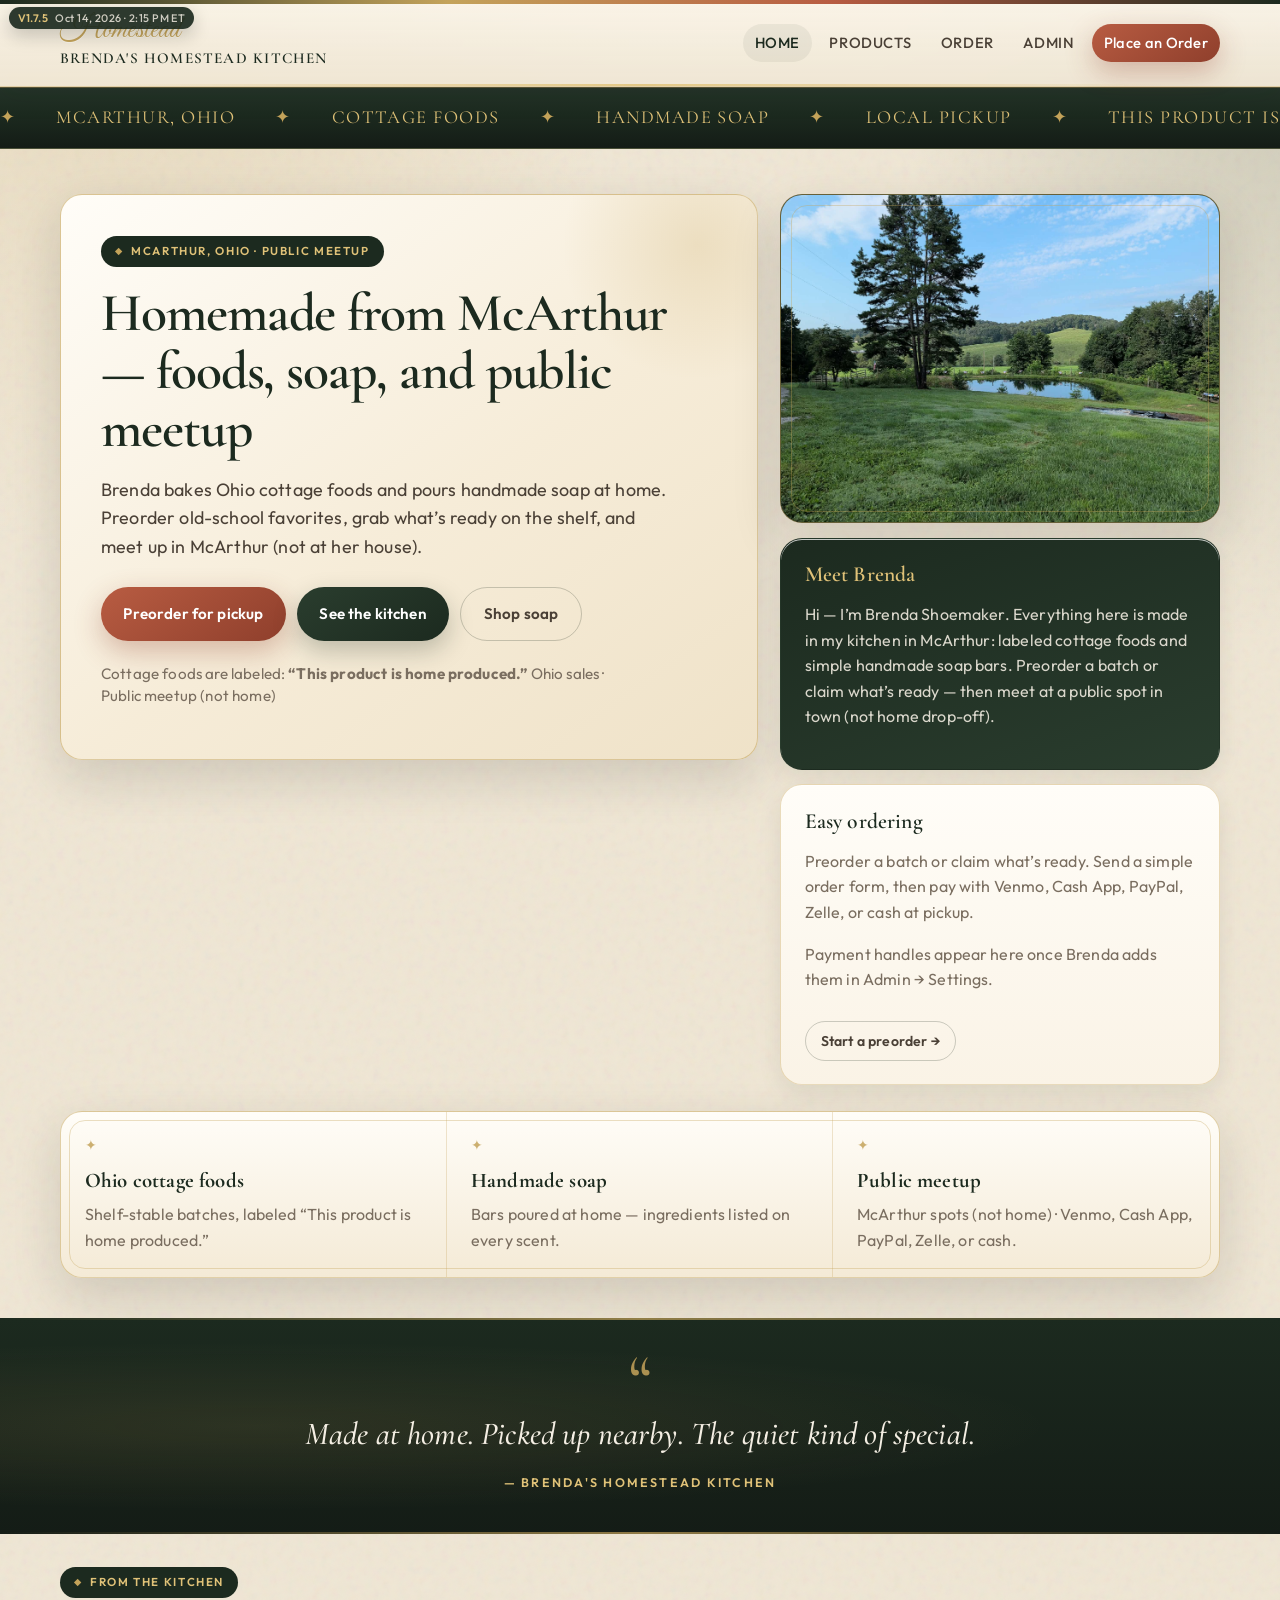
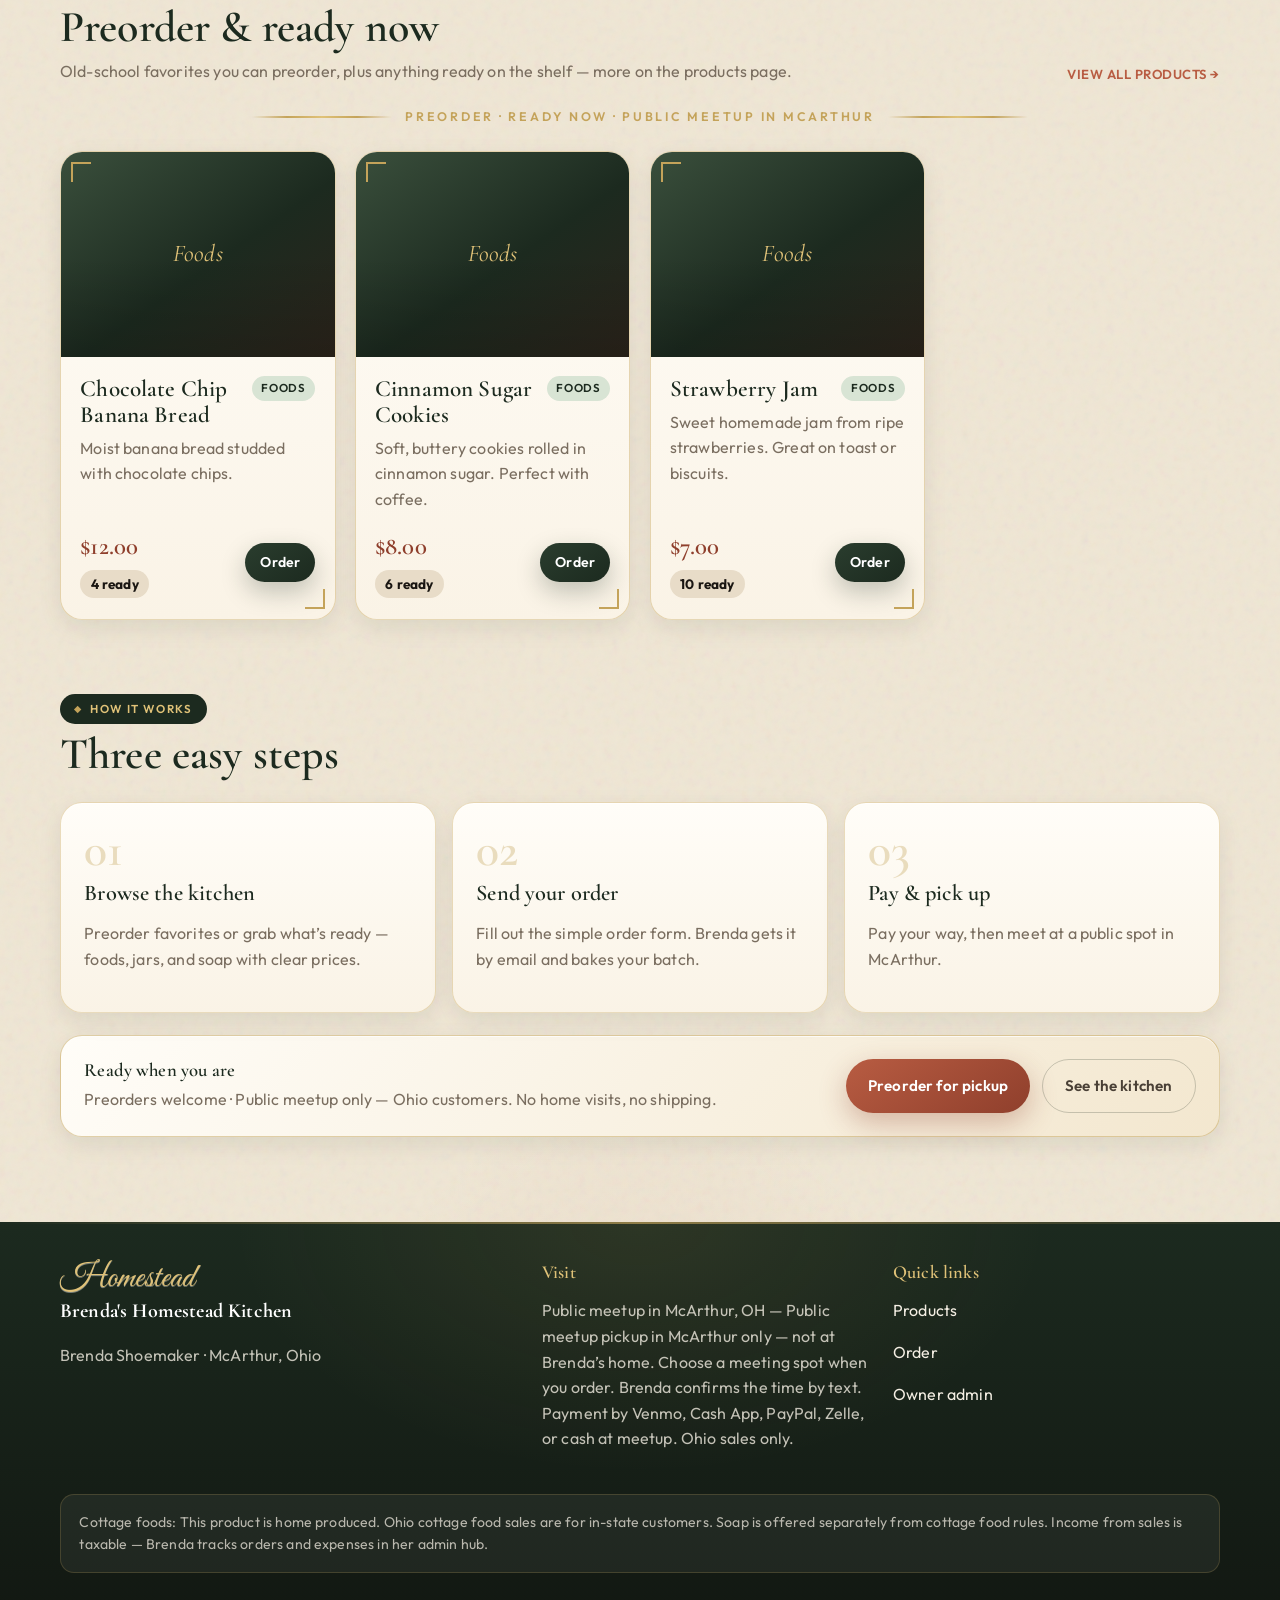
<file: index.html>
<!DOCTYPE html>
<html lang="en">
<head>
  <meta charset="UTF-8" />
  <meta name="viewport" content="width=device-width, initial-scale=1" />
  <title>Brenda's Homestead Kitchen | Homemade Foods & Soap · McArthur, Ohio</title>
  <meta name="description" content="Homemade Ohio cottage foods and handmade soap from Brenda Shoemaker in McArthur. Order online and meet at a public spot in town — not at her home." />
  <link rel="preconnect" href="https://fonts.googleapis.com" />
  <link rel="preconnect" href="https://fonts.gstatic.com" crossorigin />
  <link href="https://fonts.googleapis.com/css2?family=Cormorant+Garamond:ital,wght@0,500;0,600;0,700;1,500&family=Great+Vibes&family=Outfit:wght@400;500;600;700&display=swap" rel="stylesheet" />
  <link rel="stylesheet" href="css/styles.css?v=goals-v175" />
</head>
<body>
  <header class="site-header">
    <div class="container nav-row">
      <a class="brand" href="index.html">
        <span class="brand-script">Homestead</span>
        <span class="brand-name">Brenda's Homestead Kitchen</span>
      </a>
      <button class="mobile-nav-toggle" type="button" id="navToggle" aria-label="Open menu">Menu</button>
      <nav class="nav-links" id="navLinks">
        <a class="active" href="index.html">Home</a>
        <a href="products.html">Products</a>
        <a href="order.html">Order</a>
        <a href="admin/index.html">Admin</a>
        <a class="btn btn-primary btn-small" href="order.html">Place an Order</a>
      </nav>
    </div>
  </header>

  <div class="marquee-band" aria-hidden="true">
    <div class="marquee-track">
      <span>McArthur, Ohio</span>
      <span>Cottage Foods</span>
      <span>Handmade Soap</span>
      <span>Local Pickup</span>
      <span>This product is home produced</span>
      <span>McArthur, Ohio</span>
      <span>Cottage Foods</span>
      <span>Handmade Soap</span>
      <span>Local Pickup</span>
      <span>This product is home produced</span>
    </div>
  </div>

  <main>
    <section class="hero">
      <div class="container hero-grid">
        <div class="hero-card">
          <span class="eyebrow">McArthur, Ohio · Public meetup</span>
          <h1>Homemade from McArthur — foods, soap, and public meetup</h1>
          <p class="lead" id="tagline">
            Brenda bakes Ohio cottage foods and pours handmade soap at home. Preorder old-school favorites, grab what’s ready on the shelf, and meet up in McArthur (not at her house).
          </p>
          <div class="hero-actions">
            <a class="btn btn-primary" href="order.html">Preorder for pickup</a>
            <a class="btn btn-secondary" href="products.html">See the kitchen</a>
            <a class="btn btn-ghost" href="products.html?cat=soap">Shop soap</a>
          </div>
          <p class="hero-trust muted">
            Cottage foods are labeled: <strong>“This product is home produced.”</strong>
            Ohio sales · Public meetup (not home)
          </p>
        </div>
        <div class="hero-side">
          <div class="hero-photo-card">
            <img src="assets/homestead-hills.jpg?v=farmhouse-202610071643" alt="Rolling hills and pasture near McArthur, Ohio — the homestead landscape" width="2048" height="1542" />
          </div>
          <div class="panel side-card side-card--ink">
            <h3>Meet Brenda</h3>
            <p id="aboutText">
              Hi — I’m Brenda Shoemaker. Everything here is made in my kitchen in McArthur: labeled cottage foods and simple handmade soap bars, sold for local pickup.
            </p>
          </div>
          <div class="panel side-card">
            <h3>Easy ordering</h3>
            <p class="muted">Preorder a batch or claim what’s ready. Send a simple order form, then pay with Venmo, Cash App, PayPal, Zelle, or cash at pickup.</p>
            <p id="paymentHints" class="muted"></p>
            <a class="btn btn-ghost btn-small" href="order.html" style="margin-top:.75rem;">Start a preorder →</a>
          </div>
        </div>
      </div>

      <div class="container">
        <div class="feature-strip">
          <article>
            <strong>Ohio cottage foods</strong>
            <span class="muted">Shelf-stable batches, labeled “This product is home produced.”</span>
          </article>
          <article>
            <strong>Handmade soap</strong>
            <span class="muted">Bars poured at home — ingredients listed on every scent.</span>
          </article>
          <article>
            <strong>Public meetup</strong>
            <span class="muted">McArthur spots (not home) · Venmo, Cash App, PayPal, Zelle, or cash.</span>
          </article>
        </div>
      </div>
    </section>

    <section class="quote-band" aria-label="Kitchen note">
      <div class="container quote-band-inner">
        <p class="quote-mark" aria-hidden="true">“</p>
        <blockquote>
          Made at home. Picked up nearby. The quiet kind of special.
        </blockquote>
        <cite>— Brenda's Homestead Kitchen</cite>
      </div>
    </section>

    <section class="section" id="featuredSection" style="display:none;">
      <div class="container">
        <div class="featured-drop panel">
          <div>
            <span class="eyebrow">Fresh this week</span>
            <h2 id="featuredTitle">This week from the kitchen</h2>
            <p class="lead" id="featuredNote" style="margin:0;"></p>
          </div>
          <a class="btn btn-primary" href="order.html">Order for pickup</a>
        </div>
      </div>
    </section>

    <section class="section">
      <div class="container">
        <div class="section-head">
          <div>
            <span class="eyebrow">From the kitchen</span>
            <h2>Preorder &amp; ready now</h2>
            <p class="muted" style="margin:.4rem 0 0;">Old-school favorites you can preorder, plus anything ready on the shelf — more on the products page.</p>
          </div>
          <a href="products.html">View all products →</a>
        </div>
        <div class="ornament">Preorder · Ready now · Public meetup in McArthur</div>
        <div class="product-grid" id="homeProducts"></div>
      </div>
    </section>

    <section class="section">
      <div class="container">
        <div class="section-head">
          <div>
            <span class="eyebrow">How it works</span>
            <h2>Three easy steps</h2>
          </div>
        </div>
        <div class="steps-grid">
          <div class="info-card panel">
            <div class="step-num">01</div>
            <h3>Browse the kitchen</h3>
            <p class="muted">Preorder favorites or grab what’s ready — foods, jars, and soap with clear prices.</p>
          </div>
          <div class="info-card panel">
            <div class="step-num">02</div>
            <h3>Send your order</h3>
            <p class="muted">Fill out the simple order form. Brenda gets it by email and bakes your batch.</p>
          </div>
          <div class="info-card panel">
            <div class="step-num">03</div>
            <h3>Pay &amp; pick up</h3>
            <p class="muted">Pay your way, then meet at a public spot in McArthur.</p>
          </div>
        </div>
        <div class="landing-cta panel" style="margin-top:1.4rem;">
          <div>
            <h3 style="margin:0 0 .35rem;">Ready when you are</h3>
            <p class="muted" style="margin:0;">Preorders welcome · Public meetup only — Ohio customers. No home visits, no shipping.</p>
          </div>
          <div class="hero-actions" style="margin-top:0;">
            <a class="btn btn-primary" href="order.html">Preorder for pickup</a>
            <a class="btn btn-ghost" href="products.html">See the kitchen</a>
          </div>
        </div>
      </div>
    </section>
  </main>

  <footer class="footer footer--ink">
    <div class="container footer-grid">
      <div>
        <div class="brand-script">Homestead</div>
        <strong class="footer-brand">Brenda's Homestead Kitchen</strong>
        <p>Brenda Shoemaker · McArthur, Ohio</p>
      </div>
      <div>
        <h3>Visit</h3>
        <p id="footerContact">Public meetup in McArthur, OH</p>
      </div>
      <div>
        <h3>Quick links</h3>
        <p><a href="products.html">Products</a></p>
        <p><a href="order.html">Order</a></p>
        <p><a href="admin/index.html">Owner admin</a></p>
      </div>
    </div>
    <div class="container disclaimer">
      Cottage foods: This product is home produced. Ohio cottage food sales are for in-state customers. Soap is offered separately from cottage food rules. Income from sales is taxable — Brenda tracks orders and expenses in her admin hub.
    </div>
  </footer>

  <script src="js/store.js?v=goals-v175"></script>
  <script>
    (function () {
      BHK.ensureSoapSamples();
      BHK.ensureHeritageProducts();
      const navToggle = document.getElementById("navToggle");
      const navLinks = document.getElementById("navLinks");
      navToggle.addEventListener("click", () => navLinks.classList.toggle("open"));

      const settings = BHK.getStore().settings;
      document.getElementById("tagline").textContent = settings.tagline || document.getElementById("tagline").textContent;
      document.getElementById("aboutText").textContent = settings.about || document.getElementById("aboutText").textContent;

      if (settings.featuredNote && String(settings.featuredNote).trim()) {
        document.getElementById("featuredSection").style.display = "block";
        document.getElementById("featuredTitle").textContent =
          settings.featuredTitle || "This week from the kitchen";
        document.getElementById("featuredNote").textContent = settings.featuredNote;
      }

      const pays = [];
      if (settings.venmo) pays.push("Venmo: " + settings.venmo);
      if (settings.cashapp) pays.push("Cash App: " + settings.cashapp);
      if (settings.paypal) pays.push("PayPal: " + settings.paypal);
      if (settings.zelle) pays.push("Zelle: " + settings.zelle);
      document.getElementById("paymentHints").textContent = pays.length
        ? pays.join(" · ")
        : "Payment handles appear here once Brenda adds them in Admin → Settings.";

      const contactBits = [];
      if (settings.phone) contactBits.push(settings.phone);
      if (settings.email) contactBits.push(settings.email);
      document.getElementById("footerContact").textContent =
        (contactBits.join(" · ") || "Public meetup in McArthur, OH") +
        (settings.pickupNotes ? " — " + settings.pickupNotes : "");

      const products = BHK.listProducts({ availableOnly: true }).slice(0, 3);
      const grid = document.getElementById("homeProducts");
      if (!products.length) {
        grid.innerHTML = '<div class="empty-state panel">Products will show here after Brenda adds them in the admin page.</div>';
        return;
      }
      grid.innerHTML = products.map((p) => {
        const imgSrc = BHK.productImageSrc(p.image);
        const f = BHK.normalizeFulfillment(p.fulfillment);
        const qty = Number(p.quantityOnHand || 0);
        const cta = f === "preorder" || (f === "both" && qty <= 0) ? "Preorder" : "Order";
        const badge =
          f === "preorder" || f === "both"
            ? '<span class="badge badge-preorder">Preorder</span>'
            : qty > 0
              ? '<span class="qty-pill">' + qty + " ready</span>"
              : "";
        return `
        <article class="product-card">
          <div class="product-image">${imgSrc ? `<img src="${imgSrc}" alt="${escapeHtml(p.name)}" />` : escapeHtml(BHK.categoryShort(p.category))}</div>
          <div class="product-body">
            <div style="display:flex;justify-content:space-between;gap:.5rem;align-items:start;">
              <h3 style="margin:0;font-size:1.45rem;">${escapeHtml(p.name)}</h3>
              <span class="badge">${escapeHtml(BHK.categoryShort(p.category))}</span>
            </div>
            <p class="muted" style="margin:0;flex:1;">${escapeHtml(p.description || "")}</p>
            <div style="display:flex;justify-content:space-between;align-items:center;gap:.75rem;margin-top:.4rem;flex-wrap:wrap;">
              <div>
                <div class="price">${BHK.money(p.price)}</div>
                <div style="margin-top:.25rem;">${badge}</div>
              </div>
              <a class="btn btn-secondary btn-small" href="order.html?product=${encodeURIComponent(p.id)}">${cta}</a>
            </div>
          </div>
        </article>
      `;
      }).join("");

      function escapeHtml(str) {
        return String(str || "")
          .replace(/&/g, "&amp;")
          .replace(/</g, "&lt;")
          .replace(/>/g, "&gt;")
          .replace(/"/g, "&quot;");
      }
    })();
  </script>
</body>
</html>
</file>
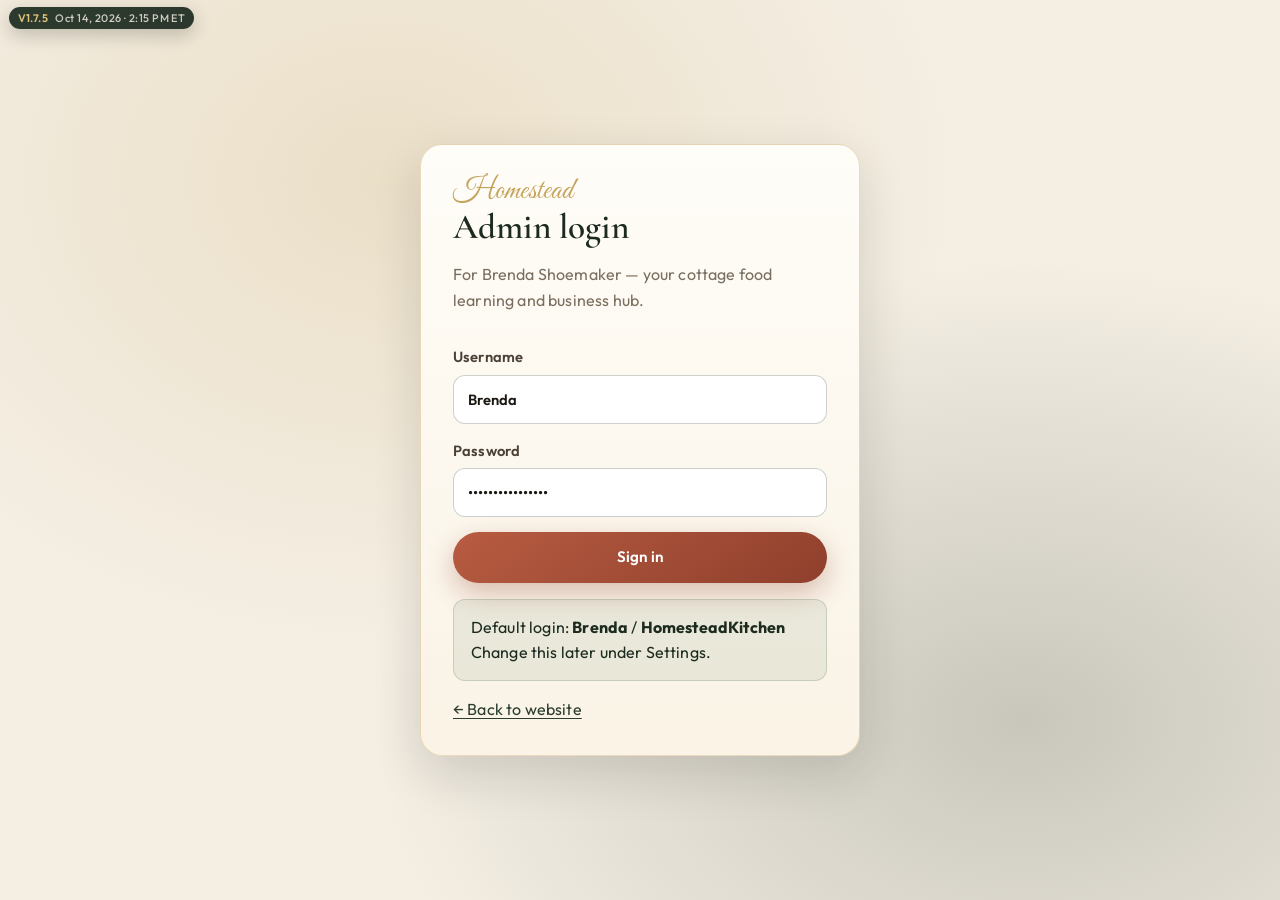
<file: admin/index.html>
<!DOCTYPE html>
<html lang="en">
<head>
  <meta charset="UTF-8" />
  <meta name="viewport" content="width=device-width, initial-scale=1" />
  <title>Admin Hub | Brenda's Homestead Kitchen</title>
  <link rel="preconnect" href="https://fonts.googleapis.com" />
  <link rel="preconnect" href="https://fonts.gstatic.com" crossorigin />
  <link href="https://fonts.googleapis.com/css2?family=Cormorant+Garamond:ital,wght@0,500;0,600;0,700;1,500&family=Great+Vibes&family=Outfit:wght@400;500;600;700&display=swap" rel="stylesheet" />
  <link rel="stylesheet" href="../css/styles.css?v=goals-v175" />
</head>
<body>
  <div id="loginView" class="login-wrap">
    <div class="panel login-card stack">
      <div>
        <div class="brand-script">Homestead</div>
        <h1>Admin login</h1>
        <p class="muted">For Brenda Shoemaker — your cottage food learning and business hub.</p>
      </div>
      <form id="loginForm" class="form-grid">
        <label>Username
          <input name="username" value="Brenda" required autocomplete="username" />
        </label>
        <label>Password
          <input name="password" type="password" value="HomesteadKitchen" required autocomplete="current-password" />
        </label>
        <button class="btn btn-primary" type="submit">Sign in</button>
      </form>
      <div class="notice">
        Default login: <strong>Brenda</strong> / <strong>HomesteadKitchen</strong><br />
        Change this later under Settings.
      </div>
      <a href="../index.html">← Back to website</a>
    </div>
  </div>

  <div id="adminView" class="admin-shell" style="display:none;">
    <aside class="admin-sidebar">
      <div class="brand">
        <span class="brand-script">Homestead</span>
        <span class="brand-name">Kitchen ledger</span>
      </div>
      <p class="admin-hello">Hi Brenda — start on Home, then follow Next up.</p>
      <nav class="admin-nav" id="adminNav">
        <p class="admin-nav-label">Main</p>
        <button type="button" data-tab="dashboard" class="active">Home</button>
        <button type="button" data-tab="goals">Goals</button>
        <button type="button" data-tab="foodcosts">Food costs</button>
        <button type="button" data-tab="products">Products</button>
        <button type="button" data-tab="orders">Orders</button>
        <button type="button" data-tab="taxes">Taxes &amp; expenses</button>
        <button type="button" data-tab="gform">Order form</button>
        <button type="button" data-tab="settings">Settings</button>
        <details class="admin-nav-more" id="adminNavMore">
          <summary>More</summary>
          <button type="button" data-tab="learn">Learn rules</button>
          <button type="button" data-tab="heritage">Old-school recipes</button>
          <button type="button" data-tab="howto">How to use this site</button>
        </details>
      </nav>
      <div class="admin-side-actions">
        <a class="btn btn-ghost btn-small admin-side-btn" href="../index.html">View public site</a>
        <button type="button" class="btn btn-ghost btn-small admin-side-btn" id="logoutBtn">Log out</button>
      </div>
    </aside>

    <main class="admin-main">
      <section id="tab-dashboard" class="tabs-hidden active">
        <div class="admin-top">
          <div>
            <span class="eyebrow">Welcome back</span>
            <h1>Your kitchen home</h1>
            <p class="muted">One next step at a time. The full walkthrough lives under Goals when you want every detail.</p>
          </div>
        </div>

        <div class="panel panel--ledger dash-next-card" id="dashNextCard">
          <span class="eyebrow">Do this next</span>
          <h2 id="dashNextTitle">Loading…</h2>
          <p class="muted" id="dashNextWhy"></p>
          <div class="actions" id="dashNextActions" style="margin-top:1rem;flex-wrap:wrap;"></div>
        </div>

        <div class="stats stats--compact" id="dashStats" style="margin-top:1rem;"></div>

        <div class="dash-grid" style="margin-top:1rem;">
          <div class="panel" id="launchPanel">
            <h2 class="panel-title">Coming up</h2>
            <p class="muted" id="launchProgress" style="margin:.35rem 0 .55rem;"></p>
            <div class="goal-progress-track" aria-hidden="true">
              <div class="goal-progress-fill" id="launchProgressFill"></div>
            </div>
            <p class="goal-next muted" id="launchNextHint" style="margin:.7rem 0 .45rem;"></p>
            <ul class="checklist" id="launchChecklist" style="margin-top:.35rem;"></ul>
            <div class="actions" style="margin-top:1rem;flex-wrap:wrap;">
              <button type="button" class="btn btn-secondary btn-small" data-goto-tab="goals">Full goals walkthrough</button>
            </div>
          </div>
          <div class="panel">
            <h2 class="panel-title">Newest orders</h2>
            <div id="dashOrders"></div>
            <div class="actions" style="margin-top:.85rem;">
              <button type="button" class="btn btn-ghost btn-small" data-goto-tab="orders">Open Orders</button>
            </div>
          </div>
        </div>

        <div class="panel" style="margin-top:1rem;" id="dashTrendsPanel">
          <div style="display:flex;justify-content:space-between;gap:1rem;flex-wrap:wrap;align-items:end;">
            <div>
              <h2 class="panel-title" style="margin:0;">What people order most</h2>
              <p class="muted" style="margin:.35rem 0 0;">Top items from orders saved on this device — bake more of the winners.</p>
            </div>
            <button type="button" class="btn btn-ghost btn-small" data-goto-tab="orders">Full trends on Orders</button>
          </div>
          <div id="dashTrends" style="margin-top:.85rem;"></div>
        </div>

        <div class="panel dash-shortcuts" style="margin-top:1rem;">
          <h2 class="panel-title">Shortcuts</h2>
          <div class="actions" style="margin-top:.75rem;flex-wrap:wrap;">
            <button type="button" class="btn btn-primary btn-small" data-goto-tab="products">Products</button>
            <button type="button" class="btn btn-secondary btn-small" data-goto-tab="foodcosts">Food costs</button>
            <button type="button" class="btn btn-secondary btn-small" data-goto-tab="taxes">Taxes &amp; expenses</button>
            <button type="button" class="btn btn-secondary btn-small" data-goto-tab="gform">Order form</button>
            <button type="button" class="btn btn-ghost btn-small" data-goto-tab="settings">Settings</button>
            <a class="btn btn-ghost btn-small" href="../labels.html" target="_blank" rel="noopener">Print labels</a>
            <a class="btn btn-ghost btn-small" href="../flyer.html" target="_blank" rel="noopener">Print flyer</a>
          </div>
        </div>
      </section>

      <section id="tab-goals" class="tabs-hidden">
        <div class="admin-top">
          <div>
            <span class="eyebrow">Step by step</span>
            <h1>Business goals walkthrough</h1>
            <p class="muted">A clear path from first setup to steady local sales. Auto steps light up when the site is ready; check off the real-world steps yourself.</p>
          </div>
        </div>
        <div class="panel goal-summary-panel" style="margin-bottom:1rem;">
          <p class="muted" id="goalsProgressLabel" style="margin:0 0 .6rem;"></p>
          <div class="goal-progress-track" aria-hidden="true">
            <div class="goal-progress-fill" id="goalsProgressFill"></div>
          </div>
          <p class="goal-next" id="goalsNextHint" style="margin:.75rem 0 0;"></p>
          <p class="notice" id="goalsLaunchReady" style="display:none;margin-top:.9rem;">
            Setup and Stock look ready. Focus on <strong>Sell</strong> and <strong>Grow</strong> — print a flyer, share your link, and log those first sales.
          </p>
        </div>
        <div id="goalsPhases" class="goals-phases"></div>
      </section>

      <section id="tab-foodcosts" class="tabs-hidden">
        <div class="admin-top">
          <div>
            <span class="eyebrow">Pricing basics</span>
            <h1>Understand your food costs</h1>
            <p class="muted">Know what a batch costs you before you pick a selling price. Save each recipe once, then next time you bake just update package prices or amounts — no starting from scratch.</p>
          </div>
        </div>

        <div class="guide-grid">
          <article class="panel guide-card">
            <h3>Why this matters</h3>
            <ul>
              <li>If you only guess at prices, you can sell a lot and still lose money.</li>
              <li><strong>Food cost</strong> is what the ingredients (and packaging for that batch) cost <em>you</em>.</li>
              <li>Weighing on a kitchen scale is clearer than guessing “about half the bag.”</li>
              <li>Soap works the same way — oils, lye, fragrance, and the wrapper all count.</li>
            </ul>
          </article>

          <article class="panel guide-card">
            <h3>Simple 3-step method</h3>
            <ol class="foodcost-steps">
              <li><strong>Weigh &amp; cost</strong> — for each ingredient: package price ÷ package weight × ounces (or grams) you used.</li>
              <li><strong>Per-unit cost</strong> — add those line costs (+ packaging), then divide by how many cookies, jars, loaves, or bars you got.</li>
              <li><strong>Selling price</strong> — start around 2–3× the per-unit cost (or more if your time is high), then adjust for what neighbors will pay.</li>
            </ol>
            <p class="muted" style="margin-top:.8rem;">Default unit is <strong>ounces</strong>. Use <strong>each</strong> for eggs or counted jars. Fraction-of-bag is still available if you don’t weigh.</p>
          </article>
        </div>

        <div class="panel cost-example" style="margin-top:1rem;">
          <h2 style="font-size:1.25rem;">Example: one dozen cinnamon cookies (by weight)</h2>
          <p class="muted">Pretend numbers so the math is easy. Put the bowl on a kitchen scale, zero it, and weigh what you add.</p>
          <div class="table-wrap" style="margin-top:.8rem;">
            <table>
              <thead>
                <tr><th>Ingredient</th><th>Package</th><th>Used (scale)</th><th>Math</th><th>Cost in batch</th></tr>
              </thead>
              <tbody>
                <tr><td>Flour</td><td>$4.00 for 80 oz (5 lb)</td><td>16 oz</td><td>$4.00 × (16 ÷ 80)</td><td>$0.80</td></tr>
                <tr><td>Butter</td><td>$4.50 for 16 oz</td><td>8 oz</td><td>$4.50 × (8 ÷ 16)</td><td>$2.25</td></tr>
                <tr><td>Sugar + spice + eggs + vanilla</td><td>—</td><td>This batch</td><td>—</td><td>$1.45</td></tr>
                <tr><td>Bag / twist ties</td><td>—</td><td>1 dozen pack</td><td>—</td><td>$0.50</td></tr>
                <tr><td colspan="4"><strong>Batch cost (12 cookies)</strong></td><td><strong>$5.00</strong></td></tr>
              </tbody>
            </table>
          </div>
          <div class="cost-math" style="margin-top:1rem;">
            <p><strong>Per cookie cost:</strong> $5.00 ÷ 12 = <strong>about $0.42 each</strong></p>
            <p><strong>Per dozen cost:</strong> <strong>$5.00</strong></p>
            <p><strong>Possible selling price:</strong> $8–$12 per dozen (covers ingredients, a little time, and profit). At $10/dozen you keep about $5 after food/packaging — that $5 is for your time and profit.</p>
          </div>
          <div class="notice" style="margin-top:1rem;">
            Tip: when you buy flour or jars, log them under <strong>Taxes &amp; expenses</strong>. Then you can look back at real costs instead of guessing.
          </div>
        </div>

        <div class="panel" style="margin-top:1rem;" id="foodCostExercisePanel">
          <div class="foodcost-ex-head">
            <div>
              <span class="eyebrow">Practice</span>
              <h2 style="font-size:1.25rem;margin:.2rem 0 0;" id="fcExTitle">Practice batch</h2>
              <p class="muted" id="fcExBlurb" style="margin:.45rem 0 0;"></p>
            </div>
            <div class="foodcost-ex-progress" id="fcExProgress" aria-live="polite">Step 1 of 4</div>
          </div>

          <div class="foodcost-ex-step" data-fc-step="1">
            <h3>Step 1 — Weigh what went into this batch</h3>
            <p class="muted">Each row shows the package price and size. Enter how much you used (ounces, or “each” for jars). We’ll turn that into dollars.</p>
            <div id="fcExLines" class="foodcost-ex-lines"></div>
            <p class="foodcost-ex-total">Your batch total so far: <strong id="fcExBatchLive">$0.00</strong></p>
            <div class="actions" style="margin-top:.85rem;flex-wrap:wrap;">
              <button type="button" class="btn btn-primary btn-small" id="fcExCheck1">Check step 1</button>
              <button type="button" class="btn btn-ghost btn-small" id="fcExHint1">Show hints</button>
              <button type="button" class="btn btn-ghost btn-small" id="fcExFill1">Fill correct amounts</button>
            </div>
            <p class="foodcost-ex-feedback" id="fcExFeedback1" hidden></p>
          </div>

          <div class="foodcost-ex-step" data-fc-step="2" hidden>
            <h3>Step 2 — How many jars did you get?</h3>
            <p class="muted">Batch cost is locked from step 1. Divide by how many jars this bake made.</p>
            <p>Batch cost: <strong id="fcExBatchLocked">$0.00</strong></p>
            <label class="foodcost-ex-field">Jars made
              <input type="number" id="fcExYield" min="1" step="1" placeholder="e.g. 6" />
            </label>
            <p class="foodcost-ex-total">Per-jar cost: <strong id="fcExPerLive">—</strong></p>
            <div class="actions" style="margin-top:.85rem;flex-wrap:wrap;">
              <button type="button" class="btn btn-primary btn-small" id="fcExCheck2">Check step 2</button>
              <button type="button" class="btn btn-ghost btn-small" id="fcExBack2">Back</button>
              <button type="button" class="btn btn-ghost btn-small" id="fcExFill2">Fill correct number</button>
            </div>
            <p class="foodcost-ex-feedback" id="fcExFeedback2" hidden></p>
          </div>

          <div class="foodcost-ex-step" data-fc-step="3" hidden>
            <h3>Step 3 — Pick a selling price</h3>
            <p class="muted">Start around 2–3× the per-jar food cost. Adjust for your time and what neighbors will pay.</p>
            <p>Per-jar food cost: <strong id="fcExPerLocked">—</strong></p>
            <p class="muted" id="fcExSuggestBand"></p>
            <label class="foodcost-ex-field">Selling price per jar ($)
              <input type="number" id="fcExSell" min="0" step="0.01" placeholder="e.g. 4.00" />
            </label>
            <div class="actions" style="margin-top:.85rem;flex-wrap:wrap;">
              <button type="button" class="btn btn-primary btn-small" id="fcExCheck3">Check step 3</button>
              <button type="button" class="btn btn-ghost btn-small" id="fcExBack3">Back</button>
            </div>
            <p class="foodcost-ex-feedback" id="fcExFeedback3" hidden></p>
          </div>

          <div class="foodcost-ex-step" data-fc-step="4" hidden>
            <h3>Step 4 — You did it</h3>
            <div class="notice" id="fcExSummary"></div>
            <p class="muted" style="margin-top:.75rem;">This practice is saved on this device and checks off the Goals walkthrough step. Next, price a real product with the calculator below.</p>
            <div class="actions" style="margin-top:.85rem;flex-wrap:wrap;">
              <button type="button" class="btn btn-primary btn-small" id="fcExFinish">Save &amp; mark practice done</button>
              <button type="button" class="btn btn-ghost btn-small" id="fcExRestart">Start practice over</button>
              <button type="button" class="btn btn-secondary btn-small" data-goto-tab="goals">Back to Goals</button>
            </div>
            <p class="foodcost-ex-feedback ok" id="fcExFeedback4" hidden></p>
          </div>
        </div>

        <div class="panel" style="margin-top:1rem;" id="savedRecipesPanel">
          <span class="eyebrow">Recipe book</span>
          <h2 style="font-size:1.25rem;margin:.2rem 0 0;">Saved recipes</h2>
          <p class="muted">Open a recipe when you make that batch again. Change the package $ if the store price moved, tweak amounts if the batch was a little different, then recalculate and apply the new price.</p>
          <div id="savedRecipesList" class="recipe-list" style="margin-top:.9rem;"></div>
          <p class="muted" id="savedRecipesEmpty" style="margin-top:.75rem;">No saved recipes yet. Price a batch in the calculator below, give it a name, and click <strong>Save recipe</strong>.</p>
        </div>

        <div class="panel" style="margin-top:1rem;" id="foodCostCalculatorPanel">
          <span class="eyebrow">Calculator</span>
          <h2 style="font-size:1.25rem;margin:.2rem 0 0;">Price a recipe</h2>
          <p class="muted">Default is <strong>by weight</strong>: package price, how big the package is, and how much the scale said you used. Switch to fraction only if you are estimating without a scale.</p>

          <input type="hidden" id="fcCalcRecipeId" value="" />
          <div class="form-row" style="margin-top:.85rem;align-items:end;">
            <label>Recipe name
              <input type="text" id="fcCalcRecipeName" placeholder="e.g. Strawberry jam · dozen cinnamon cookies" />
            </label>
            <label>How are you measuring?
              <select id="fcCalcMode">
                <option value="weight" selected>By weight / count (recommended)</option>
                <option value="fraction">By fraction of the package</option>
              </select>
            </label>
          </div>
          <p class="muted" id="fcCalcModeHint" style="margin:.35rem 0 0;">Use the same unit on each row for package size and amount used (usually oz).</p>
          <p class="notice" id="fcCalcEditingNotice" style="display:none;margin-top:.75rem;"></p>

          <div class="table-wrap" style="margin-top:.85rem;">
            <table class="foodcost-calc-table" id="fcCalcTable">
              <thead>
                <tr id="fcCalcHeadWeight">
                  <th>Ingredient</th>
                  <th>Package $</th>
                  <th>Package size</th>
                  <th>Unit</th>
                  <th>Used in batch</th>
                  <th>Cost in batch</th>
                  <th></th>
                </tr>
                <tr id="fcCalcHeadFraction" hidden>
                  <th>Ingredient</th>
                  <th>Package $</th>
                  <th>Fraction used (0–1)</th>
                  <th>Cost in batch</th>
                  <th></th>
                </tr>
              </thead>
              <tbody id="fcCalcRows"></tbody>
            </table>
          </div>
          <div class="actions" style="margin-top:.7rem;">
            <button type="button" class="btn btn-ghost btn-small" id="fcCalcAddRow">+ Add ingredient</button>
          </div>

          <div class="form-row" style="margin-top:1rem;">
            <label>Packaging for this batch ($)
              <input type="number" id="fcCalcPackaging" min="0" step="0.01" value="0" />
            </label>
            <label>Units made (cookies, jars, bars…)
              <input type="number" id="fcCalcYield" min="1" step="1" value="12" />
            </label>
          </div>

          <div class="foodcost-calc-results" id="fcCalcResults">
            <div><span class="label">Batch cost</span><strong id="fcCalcBatch">$0.00</strong></div>
            <div><span class="label">Per-unit cost</span><strong id="fcCalcPer">$0.00</strong></div>
            <div><span class="label">Suggest 2×</span><strong id="fcCalc2x">$0.00</strong></div>
            <div><span class="label">Suggest 2.5×</span><strong id="fcCalc25x">$0.00</strong></div>
            <div><span class="label">Suggest 3×</span><strong id="fcCalc3x">$0.00</strong></div>
          </div>

          <div class="form-row" style="margin-top:1rem;">
            <label>Apply price to a product
              <select id="fcCalcProduct">
                <option value="">Choose a product…</option>
              </select>
            </label>
            <label>Which suggestion?
              <select id="fcCalcMultiplier">
                <option value="2">2× food cost</option>
                <option value="2.5" selected>2.5× food cost</option>
                <option value="3">3× food cost</option>
              </select>
            </label>
          </div>
          <div class="actions" style="margin-top:.75rem;flex-wrap:wrap;">
            <button type="button" class="btn btn-primary btn-small" id="fcCalcSaveRecipe">Save recipe</button>
            <button type="button" class="btn btn-secondary btn-small" id="fcCalcSaveAsNew" hidden>Save as new recipe</button>
            <button type="button" class="btn btn-primary btn-small" id="fcCalcApply">Apply suggested price</button>
            <button type="button" class="btn btn-ghost btn-small" id="fcCalcNewBlank">Clear / new recipe</button>
            <button type="button" class="btn btn-secondary btn-small" data-goto-tab="products">Open Products</button>
          </div>
          <p class="foodcost-ex-feedback" id="fcCalcFeedback" hidden></p>
          <p class="muted" style="margin-top:.75rem;font-size:.9rem;">Tip: save each recipe after you price it. Next market week, open it, update any new package prices, Save again, then Apply suggested price to the product.</p>
        </div>

        <div class="panel" style="margin-top:1rem;" id="foodCostUnderstandPanel">
          <h2 style="font-size:1.25rem;">Check these when you understand</h2>
          <p class="muted">These boxes save on this device. When all four are checked, your Goals walkthrough marks “Learn food costs” done.</p>
          <ul class="understand-list" id="foodCostUnderstandList">
            <li>
              <label class="understand-check">
                <input type="checkbox" data-goal-check="fc_know_batch" />
                <span>
                  <strong>I understand batch cost</strong>
                  <span class="muted"> — weigh what went in (or count jars/eggs), turn that into dollars, and add packaging.</span>
                </span>
              </label>
            </li>
            <li>
              <label class="understand-check">
                <input type="checkbox" data-goal-check="fc_know_unit" />
                <span>
                  <strong>I understand per-unit cost</strong>
                  <span class="muted"> — divide the batch dollar total by how many cookies, jars, loaves, or bars I made.</span>
                </span>
              </label>
            </li>
            <li>
              <label class="understand-check">
                <input type="checkbox" data-goal-check="fc_know_price" />
                <span>
                  <strong>I understand selling price</strong>
                  <span class="muted"> — price should cover food cost, my time, and a little profit (often about 2–3× food cost as a starting point).</span>
                </span>
              </label>
            </li>
            <li>
              <label class="understand-check">
                <input type="checkbox" data-goal-check="fc_know_track" />
                <span>
                  <strong>I know where to track spending</strong>
                  <span class="muted"> — log flour, jars, oils, and market fees under Taxes &amp; expenses.</span>
                </span>
              </label>
            </li>
          </ul>
          <p class="notice" id="foodCostAllDone" style="display:none;margin-top:1rem;">
            Nice work — the “I understand” boxes are checked. Finish the practice exercise above (if you haven’t), then price a real product with the calculator.
          </p>
          <div class="actions" style="margin-top:1rem;flex-wrap:wrap;">
            <button type="button" class="btn btn-primary btn-small" data-goto-tab="goals">Back to Goals</button>
            <button type="button" class="btn btn-secondary btn-small" data-goto-tab="taxes">Open Taxes &amp; expenses</button>
            <button type="button" class="btn btn-ghost btn-small" data-goto-tab="products">Open Products</button>
          </div>
        </div>

        <div class="panel" style="margin-top:1rem;" id="bulkIngredientsPanel">
          <div class="section-head" style="margin-bottom:.75rem;">
            <div>
              <span class="eyebrow">Kitchen supply runs</span>
              <h2 style="font-size:1.35rem;margin:.25rem 0 0;">Buy ingredients in bulk (best prices)</h2>
              <p class="muted" style="margin:.4rem 0 0;">
                Links for flour, sugar, oils, jars, and spices — compare before you buy a big bag. Log what you spend under Taxes &amp; expenses.
              </p>
            </div>
          </div>
          <div class="guide-grid">
            <article class="panel guide-card" style="margin:0;box-shadow:none;">
              <h3>Flour, sugar &amp; pantry staples</h3>
              <ul>
                <li><a href="https://www.azurestandard.com/" target="_blank" rel="noopener">Azure Standard</a> — drop-point co-op; big bags of flour, sugar, oats, spices at homestead-friendly prices</li>
                <li><a href="https://www.costco.com/" target="_blank" rel="noopener">Costco</a> / <a href="https://www.samsclub.com/" target="_blank" rel="noopener">Sam’s Club</a> — butter, sugar, flour, parchment, foil when membership pays for itself</li>
                <li><a href="https://www.aldi.us/" target="_blank" rel="noopener">Aldi</a> — everyday butter, sugar, baking basics without a warehouse membership</li>
                <li>
                  <a href="https://shop.kingarthurbaking.com/" target="_blank" rel="noopener">King Arthur Baking</a>
                  — specialty flours; watch for bulk / case deals
                  <div class="flour-guide">
                    <p><strong>Which King Arthur flour for what?</strong> Protein % is roughly “how much structure / chew” the flour can make. Higher = chewier bread; lower = tender cakes.</p>
                    <ul>
                      <li><strong>All-Purpose (~11.7%)</strong> — everyday workhorse for cookies, muffins, quick breads, pie crusts, most cottage bakes. Start here if you keep one bag.</li>
                      <li><strong>Bread (~12.7%)</strong> — yeast breads, sandwich loaves, bagels, pretzels, pizza dough. Extra protein = stronger rise and chew.</li>
                      <li><strong>Cake (~10%)</strong> — soft layer cakes and cupcakes with a fine, tender crumb. Too soft for sturdy yeast bread.</li>
                      <li><strong>Pastry (soft wheat)</strong> — pie crusts, biscuits, scones, shortbread — tender and flaky, less chew than bread flour.</li>
                      <li><strong>Self-Rising</strong> — soft flour + baking powder + salt already mixed. Biscuits, shortcakes, some quick breads; don’t use when a recipe already adds its own leavening and salt unless you adjust.</li>
                      <li><strong>Whole Wheat (~14%)</strong> — full wheat berry (bran + germ). Hearty flavor and fiber; great in breads, muffins, cookies. Often mix with AP at first.</li>
                      <li><strong>White Whole Wheat / Golden Whole Wheat</strong> — same whole-grain nutrition as regular whole wheat, milder taste and lighter color — easier “everyday” whole wheat.</li>
                      <li><strong>Whole Wheat Pastry</strong> — whole wheat but from soft wheat; tender cookies, pie crust, quick breads (not for tall yeast loaves).</li>
                      <li><strong>‘00’ Pizza</strong> — finely milled for Neapolitan-style pizza crusts and some pasta.</li>
                      <li><strong>Gluten-Free Measure for Measure</strong> — 1:1 swap for all-purpose in many <em>non-yeast</em> recipes (cookies, muffins, quick breads).</li>
                      <li><strong>Gluten-Free All-Purpose</strong> — for recipes written for a gluten-free blend (often with xanthan listed separately).</li>
                      <li><strong>Gluten-Free Bread Flour</strong> — yeasted gluten-free breads and bagels that need chew.</li>
                    </ul>
                    <p class="muted" style="margin:.55rem 0 0;">
                      Cottage-kitchen tip: stock <strong>All-Purpose</strong> for pies, cookies, and most jar labels; add <strong>Bread</strong> only if you sell yeast loaves; use <strong>Cake</strong> when you want a softer crumb on celebration cakes.
                      <a href="https://www.kingarthurbaking.com/learn/flour" target="_blank" rel="noopener">King Arthur Flour 101 →</a>
                    </p>
                  </div>
                </li>
              </ul>
            </article>
            <article class="panel guide-card" style="margin:0;box-shadow:none;">
              <h3>Restaurant / foodservice wholesale</h3>
              <ul>
                <li><a href="https://www.restaurantdepot.com/" target="_blank" rel="noopener">Restaurant Depot</a> — membership warehouse; flour, sugar, oil, eggs by the case</li>
                <li><a href="https://www.gfs.com/" target="_blank" rel="noopener">Gordon Food Service (GFS)</a> — Ohio stores; walk-in for bulk baking ingredients</li>
                <li><a href="https://www.webstaurantstore.com/" target="_blank" rel="noopener">WebstaurantStore</a> — jars, lids, bags, labels, parchment shipped (compare shipping vs local)</li>
              </ul>
            </article>
            <article class="panel guide-card" style="margin:0;box-shadow:none;">
              <h3>Jars, bags &amp; packaging</h3>
              <ul>
                <li><a href="https://www.webstaurantstore.com/search/canning-jars.html" target="_blank" rel="noopener">WebstaurantStore jars</a> — mason jars and lids by the case</li>
                <li><a href="https://www.uline.com/" target="_blank" rel="noopener">Uline</a> — boxes, bags, tape, shipping supplies if you ever gift-box</li>
                <li><a href="https://www.amazon.com/" target="_blank" rel="noopener">Amazon</a> — small-run labels, twist ties, bakery boxes when you need them fast (check unit price)</li>
              </ul>
            </article>
            <article class="panel guide-card" style="margin:0;box-shadow:none;">
              <h3>Ohio / local tips</h3>
              <ul>
                <li>Amish &amp; Mennonite bulk-food stores near McArthur / southeast Ohio — flour, sugar, spices, and dried goods by the pound; call ahead for case prices</li>
                <li>Farmers markets &amp; orchard seconds — apples for butter, tomatoes for preserves when in season (cheaper than retail)</li>
                <li>Compare <strong>price per ounce</strong> (or per pound), not just the sticker — that’s what the food-cost calculator uses</li>
                <li>Pawpaw and persimmon stay off the order list for now — too hard to source reliably; recipes stay in Old-school recipes if fruit shows up later</li>
              </ul>
            </article>
          </div>
          <p class="notice" style="margin-top:1rem;">
            Tip: when a bulk bag arrives, update the package $ and size on your <strong>saved recipe</strong>, then re-check the suggested selling price before the next bake.
          </p>
        </div>
      </section>

      <section id="tab-learn" class="tabs-hidden">
        <div class="admin-top">
          <div>
            <span class="eyebrow">Ohio guide</span>
            <h1>Foods &amp; soap rules basics</h1>
            <p class="muted">Plain-English overview for Brenda. This is educational, not legal advice — check Ohio Department of Agriculture / FDA guidance if unsure.</p>
          </div>
        </div>
        <div class="guide-grid">
          <article class="panel guide-card">
            <h3>Two product types on this site</h3>
            <ul>
              <li><strong>Baked goods &amp; foods</strong> — follow Ohio cottage food rules (labels, shelf-stable list, Ohio sales).</li>
              <li><strong>Soap</strong> — not covered by cottage food law. True handmade soap (oils + lye, sold only as soap) is usually treated differently from cosmetics.</li>
              <li>In Admin → Products, pick a <strong>category</strong> for each item so shoppers can filter Foods vs Soap.</li>
              <li>Both types are fully editable: name, price, quantity, photo, ingredients list, and availability.</li>
            </ul>
          </article>

          <article class="panel guide-card">
            <h3>Soap notes (important)</h3>
            <ul>
              <li>Soap is <strong>not</strong> an Ohio cottage food product.</li>
              <li>If a bar is mainly oils + lye (alkali salts of fatty acids) and you market it only as soap for washing, it often falls outside FDA cosmetic rules (CPSC territory for true soap).</li>
              <li>If you claim moisturizing, anti-aging, acne treatment, germ-killing, etc., or use synthetic detergent bases, it may be regulated as a <strong>cosmetic</strong> (or even a drug).</li>
              <li>Ohio notes that cosmetics made at home are generally exempt from ODA inspection, but must be properly labeled and not adulterated. Commercial cosmetic sites may need ODA inspection.</li>
              <li>Keep ingredient lists for every soap. Avoid disease/treatment claims on labels or the website.</li>
            </ul>
          </article>

          <article class="panel guide-card">
            <h3>The good news (cottage foods)</h3>
            <ul>
              <li>Ohio lets you sell many shelf-stable homemade foods from your home kitchen.</li>
              <li>For standard cottage foods: <strong>no state license, no inspection, and no sales dollar cap</strong>.</li>
              <li>You can sell direct to customers in Ohio (markets, pickup, local events, and often retail within Ohio when properly labeled).</li>
              <li>Your town is McArthur, Ohio — keep sales <strong>inside Ohio</strong>.</li>
            </ul>
          </article>

          <article class="panel guide-card">
            <h3>What you can sell (examples)</h3>
            <ul>
              <li>Baked goods that do not need refrigeration (cookies, breads, many cakes/pies that are shelf-stable)</li>
              <li>Jams, jellies, fruit butters</li>
              <li>Candy, granola, popcorn, dry mixes</li>
              <li>Only non-potentially-hazardous (shelf-stable) foods on Ohio’s approved list</li>
            </ul>
            <p class="muted"><strong>Not allowed under cottage food:</strong> foods that need fridge/freezer to stay safe, acidified/low-acid canned foods, and other potentially hazardous foods.</p>
          </article>

          <article class="panel guide-card">
            <h3>Every label must include</h3>
            <ul>
              <li>Business / producer name and physical address</li>
              <li>Product name</li>
              <li>Ingredients in order by weight</li>
              <li>Net weight (U.S. and metric is safest)</li>
              <li>Major allergens (milk, eggs, wheat, peanuts, tree nuts, soy, fish, shellfish, sesame, etc.)</li>
              <li>Exact statement in at least 10-point type: <strong>This product is home produced.</strong></li>
            </ul>
          </article>

          <article class="panel guide-card">
            <h3>Do you pay taxes? Yes.</h3>
            <ul>
              <li>Your cottage food income is <strong>taxable</strong>. Cottage law removes food-license hurdles — it does not remove income tax.</li>
              <li>Report profit on federal <strong>Schedule C</strong> (sole proprietor).</li>
              <li>If net self-employment income is over about <strong>$400</strong>, self-employment tax usually applies.</li>
              <li>Ohio income tax can apply; most take-home cottage foods are not charged Ohio sales tax when sold for off-premises eating.</li>
              <li>Use the <strong>Taxes &amp; expenses</strong> tab to track income and costs for your accountant or tax software.</li>
            </ul>
          </article>

          <article class="panel guide-card">
            <h3>Practical checklist before selling</h3>
            <ul class="checklist">
              <li><span class="box"></span><span>Confirm each recipe is an approved shelf-stable cottage food</span></li>
              <li><span class="box"></span><span>Print compliant labels for every package</span></li>
              <li><span class="box"></span><span>Sell only within Ohio</span></li>
              <li><span class="box"></span><span>Set Venmo / Cash App / PayPal / Zelle handles in Settings</span></li>
              <li><span class="box"></span><span>Keep order and expense records for tax time</span></li>
              <li><span class="box"></span><span>Ask Vinton County zoning/local rules if selling from home raises questions</span></li>
            </ul>
          </article>

          <article class="panel guide-card">
            <h3>Helpful official places</h3>
            <ul>
              <li>Ohio Revised Code cottage food sections (around ORC 3715.01 / 3715.023 / 3715.025)</li>
              <li>Ohio Administrative Code 901:3-20 (cottage food rules / allowed foods)</li>
              <li>Ohio Department of Agriculture — Food Safety</li>
            </ul>
            <p class="muted">When in doubt, call ODA food safety or a local advisor before selling a new product type.</p>
          </article>
        </div>
      </section>

      <section id="tab-products" class="tabs-hidden">
        <div class="admin-top">
          <div>
            <span class="eyebrow">Catalog</span>
            <h1>Products &amp; photos</h1>
            <p class="muted">Add baked goods, soaps, and more. Everything here shows on the public Products and Order pages.</p>
          </div>
          <button class="btn btn-primary" type="button" id="addProductBtn">+ Add product</button>
        </div>
        <div class="actions" style="margin-bottom:1rem;flex-wrap:wrap;align-items:center;gap:.5rem;">
          <button type="button" class="btn btn-ghost btn-small category-filter active" data-admin-cat="all">All</button>
          <button type="button" class="btn btn-ghost btn-small category-filter" data-admin-cat="baked">Foods</button>
          <button type="button" class="btn btn-ghost btn-small category-filter" data-admin-cat="soap">Soap</button>
          <button type="button" class="btn btn-ghost btn-small category-filter" data-admin-cat="bundle">Bundles</button>
          <button type="button" class="btn btn-ghost btn-small category-filter" data-admin-cat="other">Other</button>
          <span class="muted" style="margin-left:.25rem;">|</span>
          <button type="button" class="btn btn-danger btn-small" id="deleteSelectedProductsBtn" disabled>Delete selected</button>
          <span class="muted" id="productsSelectedCount" style="font-size:.9rem;"></span>
        </div>
        <div class="table-wrap">
          <table>
            <thead>
              <tr>
                <th class="col-check">
                  <input type="checkbox" id="productsSelectAll" title="Select all in this view" aria-label="Select all products in this view" />
                </th>
                <th>Photo</th>
                <th>Product</th>
                <th>Category</th>
                <th>Price</th>
                <th>Qty on hand</th>
                <th>Fulfillment</th>
                <th>Status</th>
                <th>Actions</th>
              </tr>
            </thead>
            <tbody id="productsTable"></tbody>
          </table>
        </div>

        <div class="panel" id="heritageRestorePanel" style="margin-top:1.2rem;">
          <span class="eyebrow">Old-school catalog</span>
          <h2 style="font-size:1.25rem;margin:.25rem 0 0;">Add heritage items back to the shop</h2>
          <p class="muted" style="margin:.4rem 0 0;">
            Items you deleted from Products stay here so you can restore them later.
            This is separate from <strong>Food costs → Saved recipes</strong> (those are batch cost sheets).
          </p>
          <div id="heritageRestoreList" style="margin-top:.85rem;"></div>
        </div>
      </section>

      <section id="tab-orders" class="tabs-hidden">
        <div class="admin-top">
          <div>
            <span class="eyebrow">Sales</span>
            <h1>Orders &amp; quantities</h1>
            <p class="muted">Use this for market/phone orders and stock tracking. Google Form replies also go to your Gmail/Sheets (see Google Order Form tab).</p>
          </div>
          <div class="actions">
            <button class="btn btn-secondary" type="button" id="manualOrderBtn">+ Manual order</button>
            <button class="btn btn-ghost" type="button" id="exportOrdersBtn">Export orders CSV</button>
          </div>
        </div>

        <div class="panel" id="orderTrendsPanel" style="margin-bottom:1rem;">
          <div style="display:flex;justify-content:space-between;gap:1rem;flex-wrap:wrap;align-items:end;">
            <div>
              <span class="eyebrow">Trends</span>
              <h2 style="font-size:1.3rem;margin:.25rem 0 0;">What sells most</h2>
              <p class="muted" style="margin:.35rem 0 0;">
                Ranked by how many units people ordered. Use this to decide what to bake next and what to keep in stock.
              </p>
            </div>
            <label style="min-width:11rem;">Time range
              <select id="orderTrendsRange">
                <option value="30">Last 30 days</option>
                <option value="90">Last 90 days</option>
                <option value="365">Last 12 months</option>
                <option value="0" selected>All time</option>
              </select>
            </label>
          </div>
          <p class="muted" id="orderTrendsSummary" style="margin:.75rem 0 0;"></p>
          <div id="orderTrendsList" style="margin-top:.85rem;"></div>
        </div>

        <div class="table-wrap">
          <table>
            <thead>
              <tr>
                <th>Date</th>
                <th>Customer</th>
                <th>Items</th>
                <th>Meetup</th>
                <th>Total</th>
                <th>Payment</th>
                <th>Status</th>
                <th>Actions</th>
              </tr>
            </thead>
            <tbody id="ordersTable"></tbody>
          </table>
        </div>
      </section>

      <section id="tab-gform" class="tabs-hidden">
        <div class="admin-top">
          <div>
            <span class="eyebrow">Easy ordering</span>
            <h1>Google Order Form</h1>
            <p class="muted">Customers order with a simple Google Form. You edit questions in Google, and paste the links here so the website stays in sync.</p>
          </div>
          <div class="actions">
            <a class="btn btn-secondary" href="https://forms.google.com/create" target="_blank" rel="noopener">Create new Google Form</a>
            <a class="btn btn-ghost" id="openFormEditorBtn" href="#" target="_blank" rel="noopener" style="display:none;">Edit my form in Google</a>
          </div>
        </div>

        <div class="stack">
          <form id="googleFormSettings" class="panel form-grid">
            <label>Use Google Form on the public Order page?
              <select name="useGoogleForm">
                <option value="true">Yes — embed Google Form (recommended)</option>
                <option value="false">No — use the built-in website form</option>
              </select>
            </label>
            <label>Google Form link or embed URL
              <input name="googleFormEmbedUrl" id="googleFormEmbedUrl" placeholder="Paste the link from Google Forms → Send → Link (or Embed src=...)" />
            </label>
            <p class="muted" style="margin:0;">Tip: In Google Forms click <strong>Send</strong> → link icon, copy the link. Or Send → &lt;&gt; embed and copy the <code>src="..."</code> URL. Either works.</p>
            <label>Edit link (so you can change questions later)
              <input name="googleFormEditUrl" id="googleFormEditUrl" placeholder="https://docs.google.com/forms/d/XXXX/edit" />
            </label>
            <label>Responses spreadsheet link (optional)
              <input name="googleFormResponsesUrl" id="googleFormResponsesUrl" placeholder="Link from Responses → Google Sheets" />
            </label>
            <div class="actions">
              <button class="btn btn-primary" type="submit">Save Google Form links</button>
              <a class="btn btn-ghost" href="../order.html" target="_blank" rel="noopener">Preview Order page</a>
            </div>
            <div id="gformSaveNotice" class="notice" style="display:none;">Saved. The public Order page will use this form.</div>
          </form>

          <div class="panel">
            <h2 style="font-size:1.25rem;margin:0 0 .6rem;">Basic order form to create (copy these questions)</h2>
            <p class="muted" id="gformTemplateTitle"></p>
            <ol class="template-list" id="gformTemplateList"></ol>
            <div class="notice" style="margin-top:1rem;">
              <strong>2-minute setup:</strong>
              1) Click <em>Create new Google Form</em> ·
              2) Add the questions above ·
              3) Responses tab → turn on email notifications ·
              4) Send → copy Link ·
              5) Paste it above and Save ·
              6) Optional: Responses → Link to Sheets for a spreadsheet of every order
            </div>
          </div>

          <div class="panel">
            <div class="admin-top" style="margin-bottom:.8rem;">
              <div>
                <h2 style="font-size:1.25rem;margin:0;">Live form preview</h2>
                <p class="muted" style="margin:.35rem 0 0;">This is the same form shoppers see on the Order page. Change questions with <strong>Edit my form in Google</strong>, then refresh.</p>
              </div>
            </div>
            <div id="gformPreviewEmpty" class="notice notice-warn">
              No Google Form link saved yet. Create the form with the question list above, paste the link, and click Save — the embed will appear here and on the public Order page.
            </div>
            <div id="gformPreviewWrap" class="google-form-frame-wrap" style="display:none;">
              <iframe id="gformPreviewFrame" title="Google Order Form preview" src="about:blank" loading="lazy"></iframe>
            </div>
          </div>
        </div>
      </section>

      <section id="tab-taxes" class="tabs-hidden">
        <div class="admin-top">
          <div>
            <span class="eyebrow">Records</span>
            <h1>Taxes &amp; expenses</h1>
            <p class="muted">Yes — cottage food income is still taxable. Track sales and costs here, then export for tax time.</p>
          </div>
          <div class="actions">
            <label style="font-weight:700;">Year
              <select id="taxYear"></select>
            </label>
            <button class="btn btn-ghost" type="button" id="exportTaxBtn">Export tax CSV</button>
          </div>
        </div>
        <div class="stats" id="taxStats"></div>

        <div class="panel panel--ledger" style="margin-top:1.2rem;" id="paymentRevenueTips">
          <span class="eyebrow">Venmo · Cash App · PayPal · Zelle · Cash</span>
          <h2 class="panel-title" style="margin-top:.35rem;">How to manage business revenue in those apps</h2>
          <p class="muted">This site does not move money. The apps do. Your job is to keep kitchen sales easy to find later for taxes and for yourself.</p>
          <div class="guide-grid" style="margin-top:1rem;">
            <article class="guide-card" style="padding:0;box-shadow:none;border:none;background:transparent;">
              <h3>Set the apps up for the kitchen</h3>
              <ul>
                <li><strong>Venmo:</strong> turn on a business profile if you can, or keep one dedicated “kitchen” username. Put the business name in the profile. Prefer “Goods and services” style payments when the app offers that.</li>
                <li><strong>Cash App:</strong> use one cashtag for the kitchen (or Cash App for Business if she wants statements). Put “Brenda’s Homestead Kitchen” in the display name.</li>
                <li><strong>PayPal:</strong> a PayPal Business account (or clear business display name) makes yearly download statements easier.</li>
                <li><strong>Zelle:</strong> usually tied to her personal bank. Add a memo like “jam order – Jane” every time, and copy those into Admin Orders.</li>
                <li><strong>Cash:</strong> keep a small market envelope or jar; count it after each market and log the sale in Orders the same day.</li>
              </ul>
            </article>
            <article class="guide-card" style="padding:0;box-shadow:none;border:none;background:transparent;">
              <h3>Weekly habit (15 minutes)</h3>
              <ol class="foodcost-steps">
                <li>Open Venmo / Cash App / PayPal (and Zelle bank alerts).</li>
                <li>For each kitchen payment, confirm it matches an order — Google Form reply, market sale, or phone order.</li>
                <li>In <strong>Orders</strong>, add a manual order if it isn’t there yet, set the payment method, and mark <strong>Paid</strong>.</li>
                <li>Log supply buys under expenses below (flour, jars, oils, booth fees).</li>
                <li>Once a week: <strong>Settings → Download backup</strong>.</li>
              </ol>
            </article>
          </div>
          <div class="notice" style="margin-top:1rem;">
            <strong>Tax tip:</strong> At year end, export this page’s CSV <em>and</em> download yearly statements from each app. Hand both to whoever does Schedule C. App fees (if any) can be logged as expenses. This is recordkeeping help — not tax advice.
          </div>
          <div class="actions" style="margin-top:1rem;flex-wrap:wrap;">
            <button type="button" class="btn btn-primary btn-small" data-goto-tab="orders">Open Orders</button>
            <button type="button" class="btn btn-secondary btn-small" data-goto-tab="settings">Payment handles in Settings</button>
            <button type="button" class="btn btn-ghost btn-small" data-goto-tab="howto">Full instructions</button>
            <button type="button" class="btn btn-ghost btn-small" data-goto-tab="gform">Google Order Form</button>
          </div>
        </div>

        <div class="panel" style="margin-top:1.2rem;">
          <h2 style="font-size:1.2rem;">Add an expense</h2>
          <form id="expenseForm" class="form-row" style="margin-top:.8rem;align-items:end;">
            <label>Date
              <input type="date" name="date" required />
            </label>
            <label>Category
              <select name="category">
                <option>Ingredients</option>
                <option>Packaging</option>
                <option>Labels</option>
                <option>Market fees</option>
                <option>Equipment</option>
                <option>Mileage / travel</option>
                <option>Other</option>
              </select>
            </label>
            <label>Description
              <input name="description" required placeholder="Flour, jars, booth fee..." />
            </label>
            <label>Amount ($)
              <input name="amount" type="number" min="0" step="0.01" required />
            </label>
            <button class="btn btn-secondary" type="submit">Save expense</button>
          </form>
        </div>
        <div class="table-wrap" style="margin-top:1rem;">
          <table>
            <thead>
              <tr>
                <th>Date</th>
                <th>Category</th>
                <th>Description</th>
                <th>Amount</th>
                <th></th>
              </tr>
            </thead>
            <tbody id="expensesTable"></tbody>
          </table>
        </div>
        <div class="notice notice-warn" style="margin-top:1rem;">
          This tracker helps you organize numbers. A tax pro or tax software should still prepare your return. Keep receipts.
        </div>
      </section>

      <section id="tab-howto" class="tabs-hidden">
        <div class="admin-top">
          <div>
            <span class="eyebrow">Simple instructions</span>
            <h1>How to use this website</h1>
          </div>
        </div>
        <div class="guide-grid">
          <article class="panel guide-card">
            <h3>Products</h3>
            <p>Go to <strong>Products &amp; photos</strong>. Click Add product. Choose category <strong>Baked goods &amp; foods</strong> or <strong>Soap</strong>. Fill in name, price, and how you sell it: <strong>Preorder</strong> (bake after they order — recommended), <strong>On hand only</strong> (needs stock), or <strong>Both</strong>. Add ingredients, allergens/sensitivities, and a picture. Turn Available on so shoppers can order it. Heritage preorder items are seeded for you — edit prices anytime.</p>
          </article>
          <article class="panel guide-card">
            <h3>Food costs &amp; saved recipes</h3>
            <p>On <strong>Food costs</strong>, price a batch with the calculator, name it, and click <strong>Save recipe</strong>. Next time you make that item, open the saved recipe, update any new package prices or amounts, save again, and apply the suggested price to the product. Scroll that same tab for <strong>Buy ingredients in bulk</strong> — links to Azure, Costco, Restaurant Depot, GFS, jars, and local tips.</p>
          </article>
          <article class="panel guide-card">
            <h3>Old-school recipes</h3>
            <p>Under <strong>More → Old-school recipes</strong>, browse forgotten farm recipes with history (vinegar pie, stack cake, pawpaw bread, and more). Star favorites and jot notes for market storytelling. The public site does not show these yet.</p>
          </article>
          <article class="panel guide-card">
            <h3>Google Order Form</h3>
            <p>Go to <strong>Google Order Form</strong>. Create the form in Google with the starter questions, paste the share link, and Save. Customers then order on the website through that Google Form. Edit questions anytime in Google — use the Edit link saved here.</p>
          </article>
          <article class="panel guide-card">
            <h3>Orders (manual / market)</h3>
            <p>For phone, text, or market sales, use <strong>Orders &amp; quantities</strong> → Manual order so stock and tax totals stay accurate. Mark “Paid” when Venmo/Cash App money arrives. Google Form replies also arrive in your Gmail / Sheets.</p>
          </article>
          <article class="panel guide-card">
            <h3>Payments</h3>
            <p>In <strong>Settings</strong>, enter your Venmo, Cash App, PayPal, and Zelle handles. Customers pay inside those apps (or cash at pickup). Read the full <strong>Managing kitchen revenue</strong> section below.</p>
          </article>
          <article class="panel guide-card">
            <h3>Taxes</h3>
            <p>Log expenses when you buy supplies. Match app deposits to Orders each week. At tax time, pick the year, export CSV, and also download yearly statements from Venmo / Cash App / PayPal. The Taxes tab has the same revenue checklist.</p>
          </article>
          <article class="panel guide-card">
            <h3>Backup</h3>
            <p>In Settings, click <strong>Download backup</strong> every week or after a busy market day. This saves your products, orders, expenses, and saved recipes as a file on your computer.</p>
          </article>
          <article class="panel guide-card">
            <h3>Important note about this free version</h3>
            <p>Data is stored in this browser on this computer/phone. Use the same browser for admin work, and download backups. If you later want phone + laptop sharing in the cloud, we can upgrade hosting.</p>
          </article>
        </div>

        <div class="panel panel--ledger" style="margin-top:1.2rem;" id="howtoPaymentRevenue">
          <span class="eyebrow">Instructions</span>
          <h2 class="panel-title" style="margin-top:.35rem;">Managing kitchen revenue (Venmo, Cash App, PayPal, Zelle, cash)</h2>
          <p class="muted">This website does not move money — those apps do. Use the apps as the cash drawer and this Admin as the ledger so kitchen sales stay easy to find for you and for taxes.</p>

          <div class="table-wrap" style="margin-top:1rem;">
            <table>
              <thead>
                <tr>
                  <th>Method</th>
                  <th>Set it up for the kitchen</th>
                  <th>When money arrives</th>
                </tr>
              </thead>
              <tbody>
                <tr>
                  <td><strong>Venmo</strong></td>
                  <td>Business profile if available, or one dedicated kitchen username. Put Homestead Kitchen in the profile name. Prefer Goods &amp; services when the app offers it.</td>
                  <td>Match to the order → <strong>Orders</strong> → set method Venmo → mark <strong>Paid</strong>.</td>
                </tr>
                <tr>
                  <td><strong>Cash App</strong></td>
                  <td>One kitchen cashtag (or Cash App for Business). Put Brenda’s Homestead Kitchen in the display name.</td>
                  <td>Same — mark Paid, method Cash App.</td>
                </tr>
                <tr>
                  <td><strong>PayPal</strong></td>
                  <td>PayPal Business (or a clear business display name) makes yearly statement downloads easier.</td>
                  <td>Same — mark Paid, method PayPal.</td>
                </tr>
                <tr>
                  <td><strong>Zelle</strong></td>
                  <td>Usually tied to a personal bank. Always add a memo like “jam order – Jane.”</td>
                  <td>Enter a manual Order the same day with that memo in Notes.</td>
                </tr>
                <tr>
                  <td><strong>Cash</strong></td>
                  <td>Keep a small market envelope or jar. Count it after each market.</td>
                  <td>Manual Order same day, method Cash.</td>
                </tr>
              </tbody>
            </table>
          </div>

          <h3 style="margin-top:1.25rem;font-size:1.2rem;">Weekly habit (~15 minutes)</h3>
          <ol class="foodcost-steps">
            <li>Open Venmo / Cash App / PayPal (and Zelle bank alerts).</li>
            <li>For each kitchen payment, match it to a Google Form reply, market sale, or phone order.</li>
            <li>In <strong>Orders</strong>, add anything missing, set the payment method, and mark <strong>Paid</strong>.</li>
            <li>Log supply buys under <strong>Taxes &amp; expenses</strong> (flour, jars, oils, booth fees).</li>
            <li>Once a week: <strong>Settings → Download backup</strong>.</li>
          </ol>

          <div class="notice" style="margin-top:1rem;">
            <strong>Tax tip:</strong> Year-end = export the Taxes CSV <em>and</em> download yearly statements from each app. Hand both to whoever does Schedule C. App fees can be logged as expenses. This is recordkeeping help — not tax advice.
          </div>
          <div class="actions" style="margin-top:1rem;flex-wrap:wrap;">
            <button type="button" class="btn btn-primary btn-small" data-goto-tab="orders">Open Orders</button>
            <button type="button" class="btn btn-secondary btn-small" data-goto-tab="taxes">Open Taxes &amp; expenses</button>
            <button type="button" class="btn btn-ghost btn-small" data-goto-tab="settings">Payment handles in Settings</button>
          </div>
        </div>
      </section>

      <section id="tab-heritage" class="tabs-hidden">
        <div class="admin-top">
          <div>
            <span class="eyebrow">Marketing inspiration</span>
            <h1>Old-school recipes</h1>
            <p class="muted">Nearly forgotten farm and mountain recipes with history <strong>and the actual ingredients &amp; steps</strong> so you can test batches. Star favorites, mark “maybe sell,” and jot notes. Admin only for now (not on the public site yet).</p>
          </div>
        </div>

        <div class="panel panel--ledger" style="margin-bottom:1rem;">
          <strong>Why this helps marketing:</strong>
          Shoppers remember a kitchen that brings back vinegar pie, stack cake, and pawpaw season — not only “cookies and jam.” Use these stories on market boards, Facebook posts, and later on the website when you’re ready.
          <p class="muted" style="margin:.65rem 0 0;">Home-style recipes for inspiration — test and tweak in your kitchen. Before selling anything, check that your exact recipe fits Ohio cottage-food rules and label it “This product is home produced.”</p>
        </div>

        <div class="actions heritage-toolbar" style="margin-bottom:1rem;flex-wrap:wrap;align-items:end;gap:.6rem;">
          <label style="margin:0;min-width:12rem;flex:1;">
            Search recipes
            <input type="search" id="heritageSearch" placeholder="pie, sorghum, jelly, pawpaw…" />
          </label>
          <label class="muted" style="display:inline-flex;flex-direction:column;align-items:stretch;gap:.35rem;margin:0;">
            Show
            <select id="heritageFilter">
              <option value="all">All recipes</option>
              <option value="starred">Starred only</option>
              <option value="considering">Maybe sell</option>
            </select>
          </label>
          <p class="muted" id="heritageCount" style="margin:0 0 .35rem;"></p>
          <button type="button" class="btn btn-ghost btn-small" data-goto-tab="foodcosts">Open Food costs / saved recipes</button>
          <button type="button" class="btn btn-ghost btn-small" data-goto-tab="learn">Ohio cottage rules</button>
        </div>

        <div id="heritageRecipeList" class="heritage-list"></div>
      </section>

      <section id="tab-settings" class="tabs-hidden">
        <div class="admin-top">
          <div>
            <span class="eyebrow">Business</span>
            <h1>Settings</h1>
          </div>
        </div>
        <form id="settingsForm" class="panel form-grid">
          <div class="form-row">
            <label>Business name
              <input name="businessName" />
            </label>
            <label>Owner name
              <input name="ownerName" />
            </label>
          </div>
          <div class="form-row">
            <label>Street address (for cottage-food labels only)
              <input name="address" placeholder="Used on printed labels — never shown on the public website" />
            </label>
            <label>City
              <input name="city" />
            </label>
          </div>
          <p class="notice notice-warn" style="margin:0;">
            Keep home drop-offs off. Customers meet at the public spots below — your street address stays on labels only.
          </p>
          <div class="form-row">
            <label>State
              <input name="state" />
            </label>
            <label>ZIP
              <input name="zip" />
            </label>
          </div>
          <div class="form-row">
            <label>Phone
              <input name="phone" />
            </label>
            <label>Email
              <input name="email" type="email" />
            </label>
          </div>
          <div class="form-row">
            <label>Venmo handle
              <input name="venmo" placeholder="@Brenda-Example" />
            </label>
            <label>Cash App
              <input name="cashapp" placeholder="$BrendaExample" />
            </label>
          </div>
          <div class="form-row">
            <label>PayPal
              <input name="paypal" placeholder="email or @handle" />
            </label>
            <label>Zelle
              <input name="zelle" placeholder="phone or email" />
            </label>
          </div>
          <label>Website tagline
            <input name="tagline" />
          </label>
          <label>About text on homepage
            <textarea name="about"></textarea>
          </label>
          <label>Meetup / payment notes shown to customers
            <textarea name="pickupNotes"></textarea>
          </label>
          <div class="form-row">
            <label>Homepage feature title
              <input name="featuredTitle" placeholder="This week from the kitchen" />
            </label>
            <label>Homepage feature note
              <input name="featuredNote" placeholder="Saturday: fresh jam + lavender soap — Marathon meetup" />
            </label>
          </div>
          <div class="form-row">
            <label>Admin username
              <input name="adminUsername" />
            </label>
            <label>Admin password
              <input name="adminPassword" type="text" />
            </label>
          </div>
          <p class="notice notice-warn" id="defaultPasswordWarn" style="display:none;">
            You’re still using the default password. Change it before sharing the admin link.
          </p>
          <button class="btn btn-primary" type="submit">Save settings</button>
        </form>

        <div class="panel" id="meetingSpotsPanel" style="margin-top:1rem;">
          <span class="eyebrow">Public handoff</span>
          <h2 style="font-size:1.25rem;margin:.25rem 0 0;">Meeting spots (not home)</h2>
          <p class="muted" style="margin:.4rem 0 0;">
            Customers choose one of these on the order form. Turn spots on/off, edit the wording, or add another public place (gas station, parking lot, etc.).
          </p>
          <div id="meetingSpotsEditor" style="margin-top:.85rem;"></div>
          <div class="actions" style="margin-top:.85rem;flex-wrap:wrap;">
            <button type="button" class="btn btn-secondary btn-small" id="addMeetingSpotBtn">+ Add meeting spot</button>
            <button type="button" class="btn btn-primary btn-small" id="saveMeetingSpotsBtn">Save meeting spots</button>
            <span class="muted" id="meetingSpotsSaveMsg" style="font-size:.9rem;"></span>
          </div>
        </div>

        <div class="panel stack" style="margin-top:1rem;">
          <h2 style="font-size:1.2rem;">Backup &amp; restore</h2>
          <div class="actions">
            <button class="btn btn-secondary" type="button" id="backupBtn">Download backup</button>
            <label class="btn btn-ghost" style="cursor:pointer;">
              Restore backup
              <input type="file" id="restoreInput" accept="application/json" hidden />
            </label>
          </div>
        </div>
      </section>
    </main>
  </div>

  <!-- Product modal -->
  <div class="modal-backdrop" id="productModal">
    <div class="modal">
      <div class="modal-head">
        <h2 id="productModalTitle" style="margin:0;font-size:1.4rem;">Product</h2>
        <button class="btn btn-ghost btn-small" type="button" data-close="productModal">Close</button>
      </div>
      <form id="productForm" class="form-grid">
        <input type="hidden" name="id" />
        <label>Product name
          <input name="name" required placeholder="Cinnamon Sugar Cookies or Lavender Soap" />
        </label>
        <label>Category
          <select name="category" id="productCategory" required>
            <option value="baked">Baked goods &amp; foods</option>
            <option value="soap">Soap</option>
            <option value="bundle">Gift box / bundle</option>
            <option value="other">Other</option>
          </select>
        </label>
        <label>Description
          <textarea name="description" placeholder="What makes it special?"></textarea>
        </label>
        <div class="form-row">
          <label>Price ($)
            <input name="price" type="number" min="0" step="0.01" required />
          </label>
          <label>Unit
            <input name="unit" id="productUnit" placeholder="dozen, loaf, bar, 8 oz jar" />
          </label>
        </div>
        <div class="form-row">
          <label>How do you sell it?
            <select name="fulfillment">
              <option value="preorder">Preorder — bake after they order (recommended)</option>
              <option value="both">Both — on-hand stock + preorders OK</option>
              <option value="on_hand">On hand only — need stock to sell</option>
            </select>
          </label>
          <label>Quantity on hand
            <input name="quantityOnHand" type="number" min="0" step="1" required />
          </label>
        </div>
        <p class="muted" style="margin:0;">Preorder items stay orderable at qty 0. On-hand items need stock. Use Both when you keep a few ready and still take advance orders.</p>
        <label>Available on website?
          <select name="available">
            <option value="true">Yes — show for sale</option>
            <option value="false">No — hide for now</option>
          </select>
        </label>
        <label><span id="ingredientsLabelText">Ingredients (for your labels)</span>
          <textarea name="ingredients" id="productIngredients" placeholder="Flour, sugar, butter..."></textarea>
        </label>
        <label><span id="allergensLabelText">Allergens</span>
          <input name="allergens" id="productAllergens" placeholder="Wheat, eggs, milk" />
        </label>
        <label>Photo
          <input name="imageFile" type="file" accept="image/*" />
        </label>
        <img id="productImagePreview" class="image-preview" alt="Product preview" style="display:none;" />
        <input type="hidden" name="image" />
        <div class="actions">
          <button class="btn btn-primary" type="submit">Save product</button>
          <button class="btn btn-ghost" type="button" data-close="productModal">Cancel</button>
        </div>
      </form>
    </div>
  </div>

  <!-- Manual order modal -->
  <div class="modal-backdrop" id="orderModal">
    <div class="modal">
      <div class="modal-head">
        <h2 style="margin:0;font-size:1.4rem;">Manual order</h2>
        <button class="btn btn-ghost btn-small" type="button" data-close="orderModal">Close</button>
      </div>
      <form id="manualOrderForm" class="form-grid">
        <div class="form-row">
          <label>Customer name
            <input name="customerName" required />
          </label>
          <label>Phone
            <input name="customerPhone" />
          </label>
        </div>
        <label>Product
          <select name="productId" id="manualProductSelect" required></select>
        </label>
        <div class="form-row">
          <label>Quantity
            <input name="qty" type="number" min="1" value="1" required />
          </label>
          <label>Payment method
            <select name="paymentMethod">
              <option value="cash">Cash</option>
              <option value="venmo">Venmo</option>
              <option value="cashapp">Cash App</option>
              <option value="paypal">PayPal</option>
              <option value="zelle">Zelle</option>
            </select>
          </label>
        </div>
        <label>Meeting spot
          <select name="pickupSpotId" id="manualPickupSpot" required></select>
        </label>
        <label><span style="display:flex;gap:.5rem;align-items:center;font-weight:650;"><input type="checkbox" name="paymentReceived" style="width:auto;" /> Already paid</span></label>
        <label>Notes
          <textarea name="notes"></textarea>
        </label>
        <button class="btn btn-primary" type="submit">Save order</button>
      </form>
    </div>
  </div>

  <script src="../js/store.js?v=goals-v175"></script>
  <script src="../js/admin.js?v=goals-v175"></script>
</body>
</html>
</file>
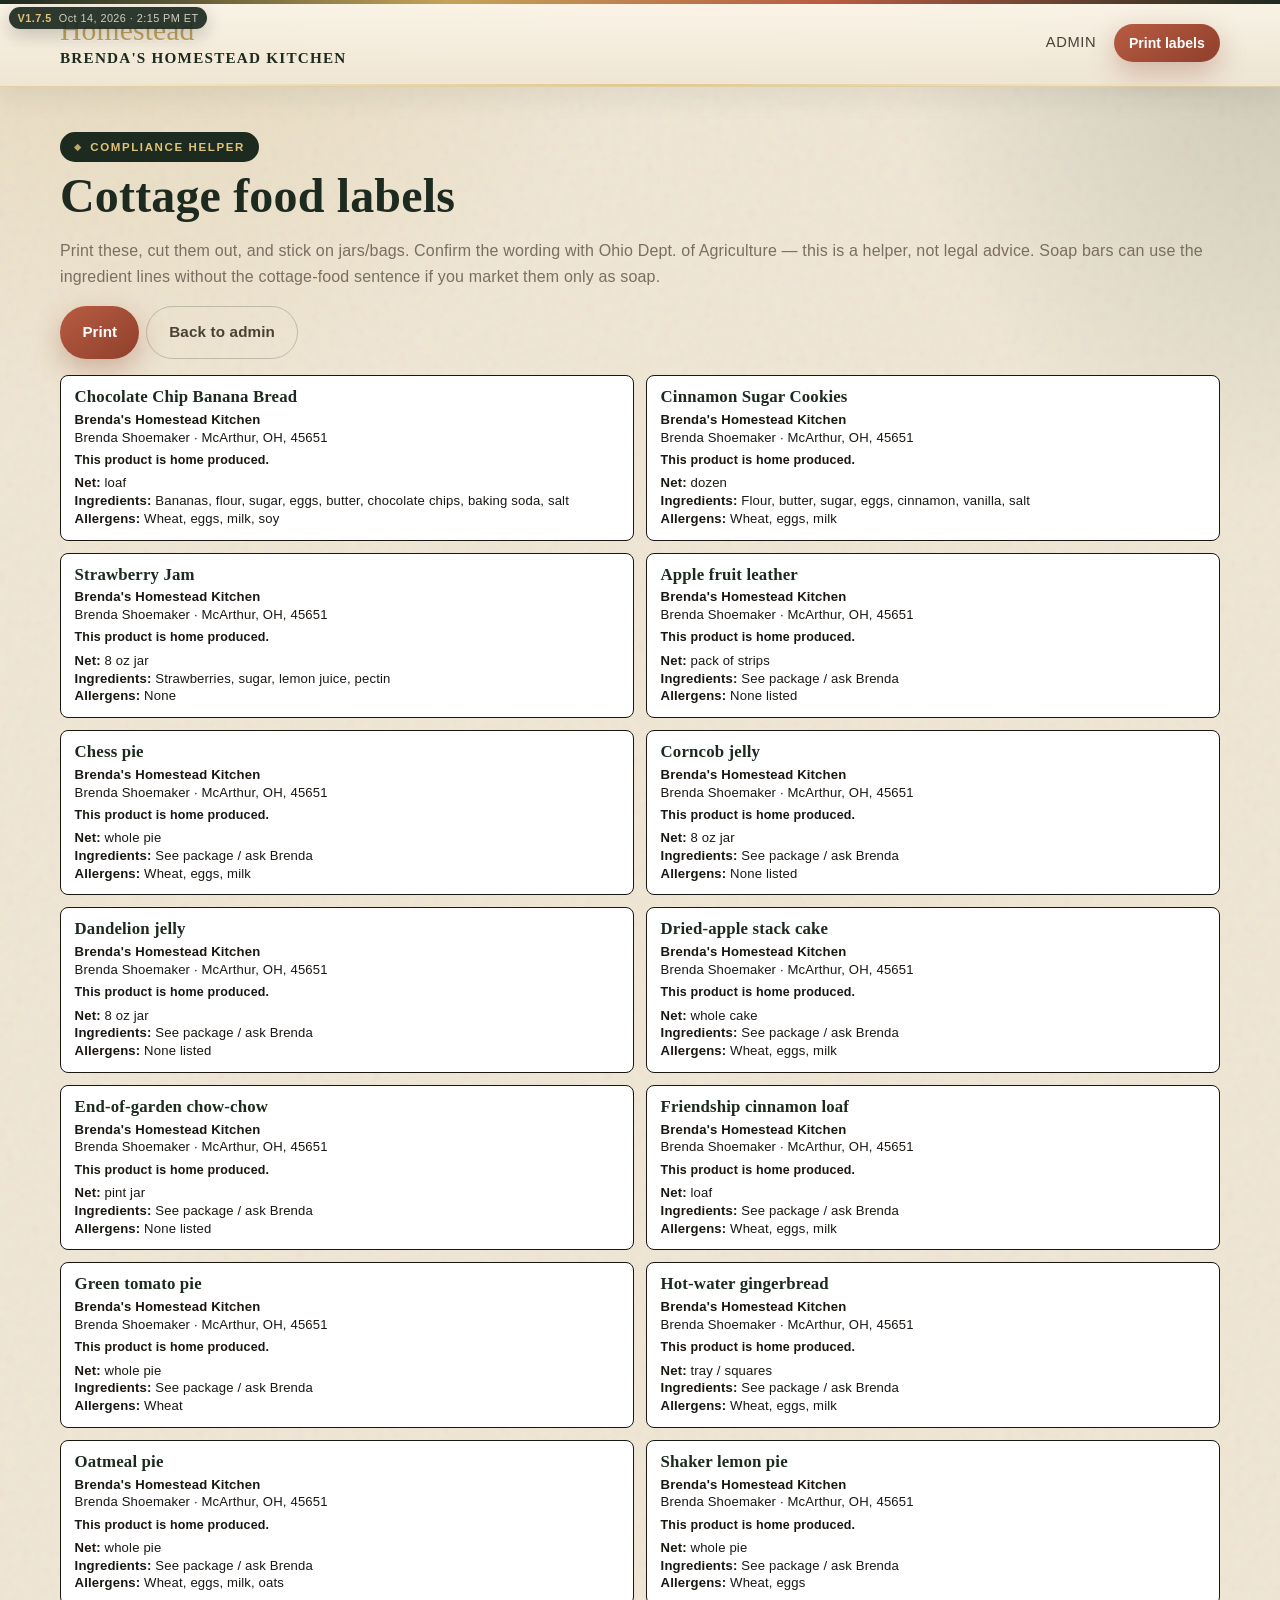
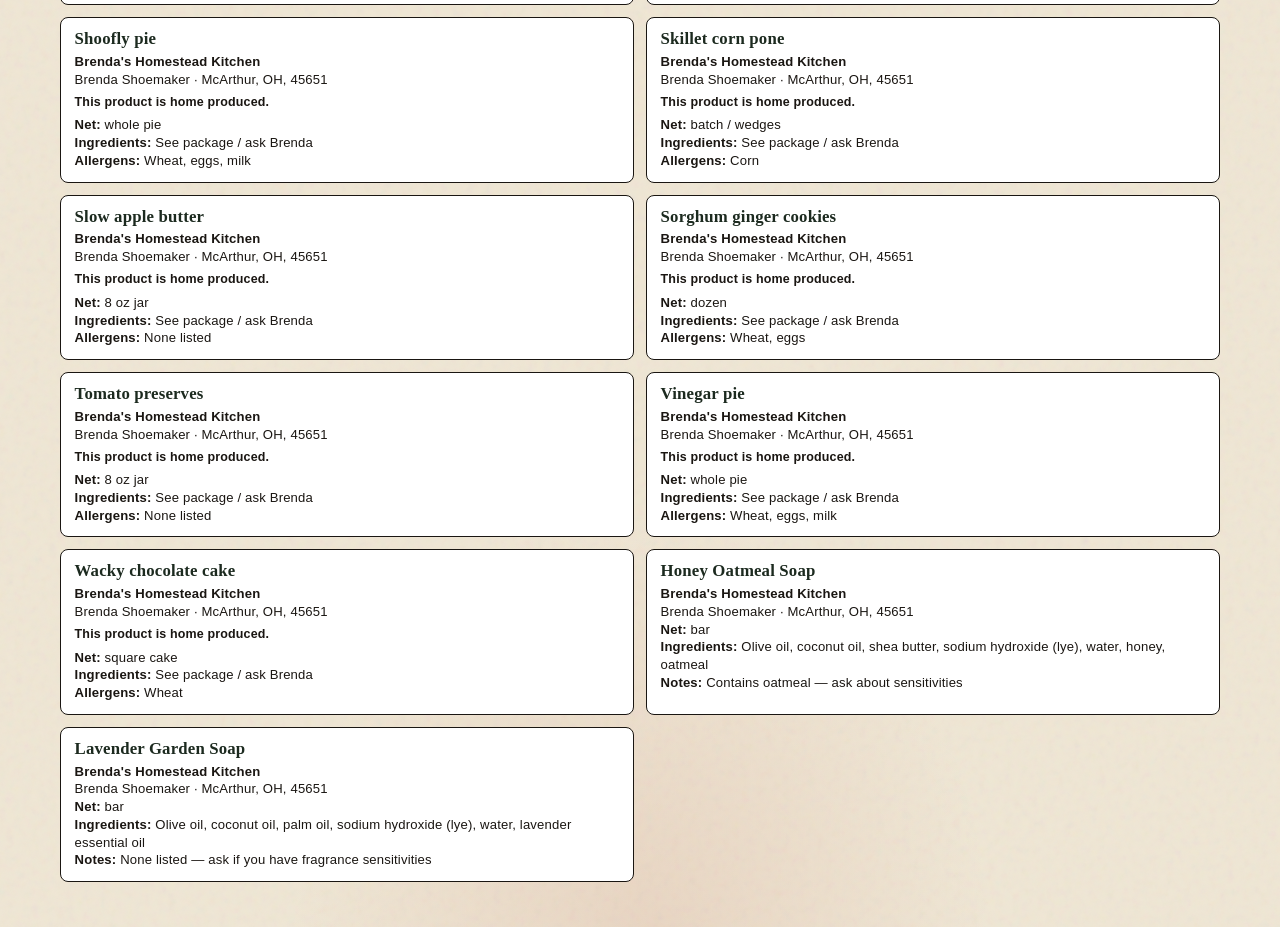
<file: labels.html>
<!DOCTYPE html>
<html lang="en">
<head>
  <meta charset="UTF-8" />
  <meta name="viewport" content="width=device-width, initial-scale=1" />
  <title>Print labels | Brenda's Homestead Kitchen</title>
  <link rel="stylesheet" href="css/styles.css?v=goals-v175" />
  <style>
    .label-sheet {
      display: grid;
      grid-template-columns: repeat(2, 1fr);
      gap: 0.75rem;
      margin-top: 1rem;
    }
    .food-label {
      border: 1.5px solid #1a1612;
      border-radius: 8px;
      padding: 0.75rem 0.85rem;
      background: #fff;
      font-size: 0.82rem;
      line-height: 1.35;
      break-inside: avoid;
      page-break-inside: avoid;
    }
    .food-label h3 {
      margin: 0 0 0.25rem;
      font-size: 1.05rem;
      font-family: var(--font-display);
    }
    .food-label .home-line {
      font-weight: 700;
      font-size: 0.78rem;
      margin: 0.35rem 0;
    }
    .no-print { margin-bottom: 1rem; }
    @media print {
      .no-print, .site-header, .footer { display: none !important; }
      body { background: #fff; }
      .label-sheet { gap: 0.4rem; }
      .food-label { box-shadow: none; }
    }
    @media (max-width: 700px) {
      .label-sheet { grid-template-columns: 1fr; }
    }
  </style>
</head>
<body>
  <header class="site-header no-print">
    <div class="container nav-row">
      <a class="brand" href="index.html">
        <span class="brand-script">Homestead</span>
        <span class="brand-name">Brenda's Homestead Kitchen</span>
      </a>
      <nav class="nav-links">
        <a href="admin/">Admin</a>
        <button class="btn btn-primary btn-small" type="button" onclick="window.print()">Print labels</button>
      </nav>
    </div>
  </header>

  <main class="section">
    <div class="container">
      <div class="no-print">
        <span class="eyebrow">Compliance helper</span>
        <h1 class="page-title">Cottage food labels</h1>
        <p class="muted">Print these, cut them out, and stick on jars/bags. Confirm the wording with Ohio Dept. of Agriculture — this is a helper, not legal advice. Soap bars can use the ingredient lines without the cottage-food sentence if you market them only as soap.</p>
        <div class="actions">
          <button class="btn btn-primary" type="button" onclick="window.print()">Print</button>
          <a class="btn btn-ghost" href="admin/">Back to admin</a>
        </div>
      </div>
      <div id="labelSheet" class="label-sheet"></div>
    </div>
  </main>

  <script src="js/store.js?v=goals-v175"></script>
  <script>
    (function () {
      const s = BHK.getStore().settings;
      const products = BHK.listProducts().filter((p) => p.available);
      const addr = [s.address, s.city, s.state, s.zip].filter(Boolean).join(", ");
      const maker = (s.ownerName || "Brenda Shoemaker") + (addr ? " · " + addr : " · McArthur, OH");
      const sheet = document.getElementById("labelSheet");
      if (!products.length) {
        sheet.innerHTML = '<div class="panel">Add products in Admin first, then refresh this page.</div>';
        return;
      }
      sheet.innerHTML = products
        .map((p) => {
          const isSoap = BHK.normalizeCategory(p.category) === "soap";
          const homeLine = isSoap
            ? ""
            : '<div class="home-line">This product is home produced.</div>';
          return `<article class="food-label">
            <h3>${escapeHtml(p.name)}</h3>
            <div><strong>${escapeHtml(s.businessName || "Brenda's Homestead Kitchen")}</strong></div>
            <div>${escapeHtml(maker)}</div>
            ${homeLine}
            <div><strong>Net:</strong> ${escapeHtml(p.unit || "see package")}</div>
            <div><strong>Ingredients:</strong> ${escapeHtml(p.ingredients || "See package / ask Brenda")}</div>
            <div><strong>${isSoap ? "Notes" : "Allergens"}:</strong> ${escapeHtml(p.allergens || "Ask if unsure")}</div>
          </article>`;
        })
        .join("");

      function escapeHtml(str) {
        return String(str || "")
          .replace(/&/g, "&amp;")
          .replace(/</g, "&lt;")
          .replace(/>/g, "&gt;")
          .replace(/"/g, "&quot;");
      }
    })();
  </script>
</body>
</html>
</file>
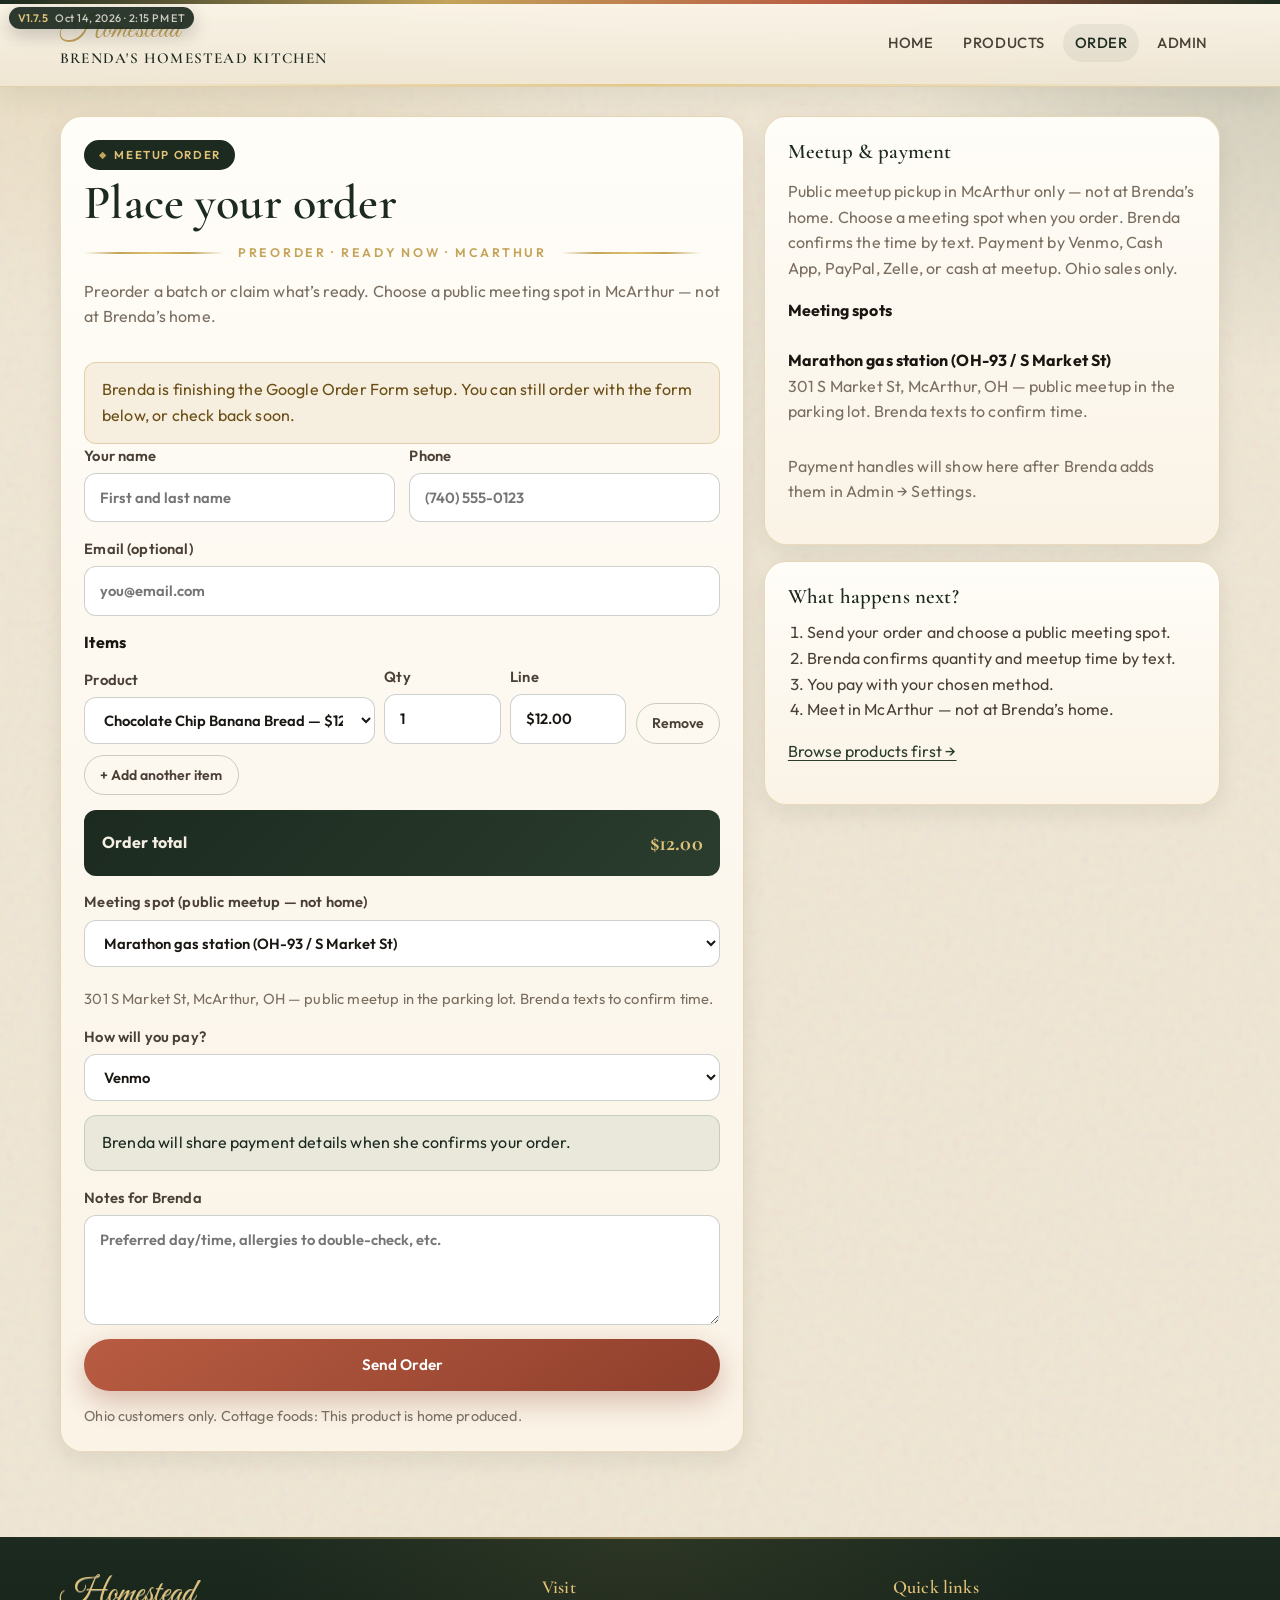
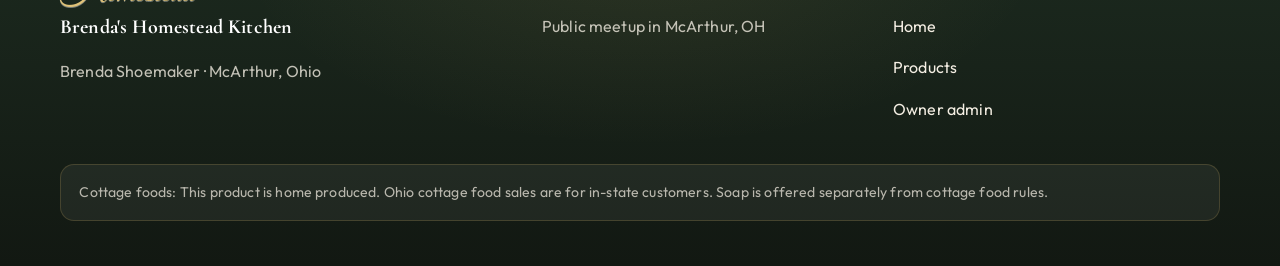
<file: order.html>
<!DOCTYPE html>
<html lang="en">
<head>
  <meta charset="UTF-8" />
  <meta name="viewport" content="width=device-width, initial-scale=1" />
  <title>Order | Brenda's Homestead Kitchen</title>
  <meta name="description" content="Place a pickup order for homemade cottage foods and soaps from Brenda's Homestead Kitchen in McArthur, Ohio." />
  <link rel="preconnect" href="https://fonts.googleapis.com" />
  <link rel="preconnect" href="https://fonts.gstatic.com" crossorigin />
  <link href="https://fonts.googleapis.com/css2?family=Cormorant+Garamond:ital,wght@0,500;0,600;0,700;1,500&family=Great+Vibes&family=Outfit:wght@400;500;600;700&display=swap" rel="stylesheet" />
  <link rel="stylesheet" href="css/styles.css?v=goals-v175" />
</head>
<body>
  <header class="site-header">
    <div class="container nav-row">
      <a class="brand" href="index.html">
        <span class="brand-script">Homestead</span>
        <span class="brand-name">Brenda's Homestead Kitchen</span>
      </a>
      <button class="mobile-nav-toggle" type="button" id="navToggle" aria-label="Open menu">Menu</button>
      <nav class="nav-links" id="navLinks">
        <a href="index.html">Home</a>
        <a href="products.html">Products</a>
        <a class="active" href="order.html">Order</a>
        <a href="admin/index.html">Admin</a>
      </nav>
    </div>
  </header>

  <main class="section">
    <div class="container order-layout">
      <div class="panel stack">
        <div>
          <span class="eyebrow">Meetup order</span>
          <h1 class="page-title">Place your order</h1>
          <div class="ornament" style="justify-content:flex-start;margin:.35rem 0 1rem;">Preorder · Ready now · McArthur</div>
          <p class="muted" id="orderIntro">Preorder a batch or claim what’s ready. Choose a public meeting spot in McArthur — not at Brenda’s home.</p>
        </div>

        <!-- Google Form embed (preferred when configured in Admin) -->
        <div id="googleFormWrap" style="display:none;">
          <div class="notice" style="margin-bottom:1rem;">
            This secure Google Form sends your order straight to Brenda’s email / spreadsheet.
          </div>
          <div class="google-form-frame-wrap">
            <iframe
              id="googleFormFrame"
              title="Order form"
              src="about:blank"
              loading="lazy"
              frameborder="0"
              marginheight="0"
              marginwidth="0"
            >Loading…</iframe>
          </div>
          <p class="muted" style="margin-top:.75rem;font-size:.9rem;">
            Form not loading?
            <a id="googleFormOpenTab" href="#" target="_blank" rel="noopener">Open the order form in a new tab</a>
          </p>
        </div>

        <!-- Built-in fallback form (used until Google Form URL is saved) -->
        <div id="builtinOrderWrap">
          <div class="notice notice-warn" id="setupHint">
            Brenda is finishing the Google Order Form setup. You can still order with the form below, or check back soon.
          </div>

          <form name="cottage-order" netlify netlify-honeypot="bot-field" hidden>
            <input type="text" name="bot-field" />
            <input type="text" name="customerName" />
            <input type="text" name="customerPhone" />
            <input type="email" name="customerEmail" />
            <input type="text" name="paymentMethod" />
            <input type="text" name="pickupSpot" />
            <input type="text" name="items" />
            <input type="text" name="total" />
            <textarea name="notes"></textarea>
          </form>

          <form id="orderForm" class="form-grid">
            <div class="form-row">
              <label>Your name
                <input id="customerName" name="customerName" required placeholder="First and last name" />
              </label>
              <label>Phone
                <input id="customerPhone" name="customerPhone" type="tel" required placeholder="(740) 555-0123" />
              </label>
            </div>
            <label>Email (optional)
              <input id="customerEmail" name="customerEmail" type="email" placeholder="you@email.com" />
            </label>

            <div>
              <strong>Items</strong>
              <div id="orderItems" class="stack" style="margin-top:.6rem;"></div>
              <button type="button" class="btn btn-ghost btn-small" id="addItemBtn" style="margin-top:.7rem;">+ Add another item</button>
            </div>

            <div class="total-box">
              <span>Order total</span>
              <span id="orderTotal">$0.00</span>
            </div>

            <label>Meeting spot (public meetup — not home)
              <select name="pickupSpotId" id="pickupSpotId" required></select>
            </label>
            <p class="muted" id="pickupSpotDetail" style="margin:.35rem 0 0;font-size:.92rem;"></p>

            <label>How will you pay?
              <select name="paymentMethod" id="paymentMethod">
                <option value="venmo">Venmo</option>
                <option value="cashapp">Cash App</option>
                <option value="paypal">PayPal</option>
                <option value="zelle">Zelle</option>
                <option value="cash">Cash at meetup</option>
              </select>
            </label>

            <div class="notice" id="payHint">Brenda will share payment details when she confirms your order.</div>

            <label>Notes for Brenda
              <textarea name="notes" placeholder="Preferred day/time, allergies to double-check, etc."></textarea>
            </label>

            <button class="btn btn-primary" type="submit">Send Order</button>
            <p class="muted" style="margin:0;font-size:.9rem;">Ohio customers only. Cottage foods: This product is home produced.</p>
          </form>

          <div id="successBox" class="notice" style="display:none;"></div>
        </div>
      </div>

      <aside class="stack">
        <div class="panel">
          <h2 style="font-size:1.3rem;">Meetup &amp; payment</h2>
          <p class="muted" id="pickupNotes"></p>
          <div id="meetingSpotsPublic" class="stack" style="margin-top:.8rem;"></div>
          <div id="payDetails" class="stack" style="margin-top:.8rem;"></div>
        </div>
        <div class="panel">
          <h2 style="font-size:1.3rem;">What happens next?</h2>
          <ol style="margin:0;padding-left:1.2rem;color:var(--ink-soft);">
            <li>Send your order and choose a public meeting spot.</li>
            <li>Brenda confirms quantity and meetup time by text.</li>
            <li>You pay with your chosen method.</li>
            <li>Meet in McArthur — not at Brenda’s home.</li>
          </ol>
          <p style="margin-top:1rem;"><a href="products.html">Browse products first →</a></p>
        </div>
      </aside>
    </div>
  </main>

  <footer class="footer footer--ink">
    <div class="container footer-grid">
      <div>
        <div class="brand-script">Homestead</div>
        <strong class="footer-brand">Brenda's Homestead Kitchen</strong>
        <p>Brenda Shoemaker · McArthur, Ohio</p>
      </div>
      <div>
        <h3>Visit</h3>
        <p>Public meetup in McArthur, OH</p>
      </div>
      <div>
        <h3>Quick links</h3>
        <p><a href="index.html">Home</a></p>
        <p><a href="products.html">Products</a></p>
        <p><a href="admin/index.html">Owner admin</a></p>
      </div>
    </div>
    <div class="container disclaimer">
      Cottage foods: This product is home produced. Ohio cottage food sales are for in-state customers. Soap is offered separately from cottage food rules.
    </div>
  </footer>

  <script src="js/store.js?v=goals-v175"></script>
  <script>
    document.getElementById("navToggle").addEventListener("click", () => {
      document.getElementById("navLinks").classList.toggle("open");
    });

    BHK.ensureSoapSamples();
    BHK.ensureHeritageProducts();
    const settings = BHK.getStore().settings;

    document.getElementById("pickupNotes").textContent =
      settings.pickupNotes ||
      "Public meetup pickup in McArthur only — not at Brenda’s home.";

    function escapeHtml(str) {
      return String(str || "")
        .replace(/&/g, "&amp;")
        .replace(/</g, "&lt;")
        .replace(/>/g, "&gt;")
        .replace(/"/g, "&quot;");
    }

    const meetingSpots = BHK.listMeetingSpots({ enabledOnly: true });
    const meetingSpotsPublic = document.getElementById("meetingSpotsPublic");
    if (meetingSpotsPublic) {
      meetingSpotsPublic.innerHTML = meetingSpots.length
        ? "<strong>Meeting spots</strong>" +
          meetingSpots
            .map(
              (s) =>
                `<div class="meeting-spot-public"><strong>${escapeHtml(s.name)}</strong>${
                  s.detail ? `<br /><span class="muted">${escapeHtml(s.detail)}</span>` : ""
                }</div>`
            )
            .join("")
        : '<p class="muted">Brenda is setting public meeting spots in Admin → Settings.</p>';
    }

    const payDetails = [];
    if (settings.venmo) payDetails.push(["Venmo", settings.venmo]);
    if (settings.cashapp) payDetails.push(["Cash App", settings.cashapp]);
    if (settings.paypal) payDetails.push(["PayPal", settings.paypal]);
    if (settings.zelle) payDetails.push(["Zelle", settings.zelle]);
    document.getElementById("payDetails").innerHTML = payDetails.length
      ? payDetails.map(([k, v]) => `<div><strong>${k}:</strong> ${escapeHtml(v)}</div>`).join("")
      : '<p class="muted">Payment handles will show here after Brenda adds them in Admin → Settings.</p>';

    const embedUrl = BHK.toGoogleFormEmbedUrl(settings.googleFormEmbedUrl);
    const useGoogle = settings.useGoogleForm !== false && !!embedUrl && !/\/forms\/d\/[^/]+\/edit/i.test(embedUrl);

    if (useGoogle) {
      document.getElementById("orderIntro").textContent =
        "Fill out Brenda’s Google Order Form below. She gets your answers by email and in a spreadsheet.";
      document.getElementById("googleFormWrap").style.display = "block";
      document.getElementById("builtinOrderWrap").style.display = "none";
      document.getElementById("googleFormFrame").src = embedUrl;
      const viewUrl = BHK.toGoogleFormViewUrl(embedUrl);
      const openTab = document.getElementById("googleFormOpenTab");
      openTab.href = viewUrl || embedUrl;
    } else {
      // Built-in fallback
      const products = BHK.listProducts({ availableOnly: true });
      const itemsBox = document.getElementById("orderItems");
      const totalEl = document.getElementById("orderTotal");
      const params = new URLSearchParams(location.search);
      const preselect = params.get("product");
      const waitlistId = params.get("waitlist");
      if (waitlistId) {
        const sold = BHK.getProduct(waitlistId);
        document.getElementById("orderIntro").textContent = sold
          ? `${sold.name} is sold out right now. Send a note below and Brenda can hold you a spot on the next batch.`
          : "That item is sold out. Send a note below and Brenda can hold you a spot on the next batch.";
        const notes = document.querySelector('#orderForm textarea[name="notes"]');
        if (notes && sold) {
          notes.value = `Waitlist please: ${sold.name}`;
        }
      }

      function stockLabel(p) {
        const f = BHK.normalizeFulfillment(p.fulfillment);
        const qty = Number(p.quantityOnHand || 0);
        if (f === "preorder") return qty > 0 ? `preorder · ${qty} ready` : "preorder";
        if (f === "both") return qty > 0 ? `${qty} ready · preorder OK` : "preorder";
        return `qty ${qty}`;
      }

      function productOptions(selectedId) {
        if (!products.length) return '<option value="">No products available</option>';
        return BHK.CATEGORIES.map((cat) => {
          const items = products.filter((p) => BHK.normalizeCategory(p.category) === cat.id);
          if (!items.length) return "";
          return `<optgroup label="${escapeHtml(cat.label)}">${items
            .map((p) => {
              const selected = p.id === selectedId ? "selected" : "";
              return `<option value="${p.id}" ${selected}>${escapeHtml(p.name)} — ${BHK.money(p.price)} / ${escapeHtml(p.unit || "each")} (${stockLabel(p)})</option>`;
            })
            .join("")}</optgroup>`;
        }).join("");
      }

      function addItemRow(selectedId) {
        const row = document.createElement("div");
        row.className = "order-item-row";
        row.innerHTML = `
          <label>Product
            <select class="item-product" required>${productOptions(selectedId)}</select>
          </label>
          <label>Qty
            <input class="item-qty" type="number" min="1" value="1" required />
          </label>
          <label>Line
            <input class="item-line" readonly value="$0.00" />
          </label>
          <button type="button" class="btn btn-ghost btn-small remove-item">Remove</button>
        `;
        itemsBox.appendChild(row);
        row.querySelector(".item-product").addEventListener("change", updateTotals);
        row.querySelector(".item-qty").addEventListener("input", updateTotals);
        row.querySelector(".remove-item").addEventListener("click", () => {
          if (itemsBox.children.length === 1) return;
          row.remove();
          updateTotals();
        });
        updateTotals();
      }

      function updateTotals() {
        let total = 0;
        itemsBox.querySelectorAll(".order-item-row").forEach((row) => {
          const id = row.querySelector(".item-product").value;
          const qty = Math.max(1, Number(row.querySelector(".item-qty").value) || 1);
          const product = products.find((p) => p.id === id);
          const line = product ? product.price * qty : 0;
          row.querySelector(".item-line").value = BHK.money(line);
          total += line;
        });
        totalEl.textContent = BHK.money(total);
      }

      document.getElementById("addItemBtn").addEventListener("click", () => addItemRow());
      addItemRow(preselect || (products[0] && products[0].id));

      const spotSelect = document.getElementById("pickupSpotId");
      const spotDetail = document.getElementById("pickupSpotDetail");
      function syncSpotDetail() {
        if (!spotDetail || !spotSelect) return;
        const spot = meetingSpots.find((s) => s.id === spotSelect.value);
        spotDetail.textContent = spot && spot.detail ? spot.detail : "";
      }
      if (spotSelect) {
        spotSelect.innerHTML = meetingSpots.length
          ? meetingSpots
              .map(
                (s) =>
                  `<option value="${escapeHtml(s.id)}">${escapeHtml(s.name)}</option>`
              )
              .join("")
          : '<option value="">No meeting spots available yet</option>';
        spotSelect.addEventListener("change", syncSpotDetail);
        syncSpotDetail();
      }

      document.getElementById("orderForm").addEventListener("submit", (e) => {
        e.preventDefault();
        if (!products.length) {
          alert("No products are available to order yet.");
          return;
        }
        const form = e.target;
        if (!form.pickupSpotId.value) {
          alert("Please choose a public meeting spot.");
          return;
        }
        const items = [];
        let stockOk = true;
        itemsBox.querySelectorAll(".order-item-row").forEach((row) => {
          const productId = row.querySelector(".item-product").value;
          const qty = Math.max(1, Number(row.querySelector(".item-qty").value) || 1);
          const product = products.find((p) => p.id === productId);
          if (
            product &&
            BHK.normalizeFulfillment(product.fulfillment) === "on_hand" &&
            qty > Number(product.quantityOnHand)
          ) {
            stockOk = false;
            alert(`${product.name} only has ${product.quantityOnHand} available.`);
          }
          items.push({ productId, qty });
        });
        if (!stockOk) return;

        try {
          const order = BHK.createOrder({
            customerName: form.customerName.value,
            customerPhone: form.customerPhone.value,
            customerEmail: form.customerEmail.value,
            notes: form.notes.value,
            paymentMethod: form.paymentMethod.value,
            pickupSpotId: form.pickupSpotId.value,
            items,
            status: "new",
            paymentReceived: false,
            source: "website",
          });

          const itemSummary = order.items
            .map((i) => `${i.name} x${i.qty} (${BHK.money(i.lineTotal)})`)
            .join("; ");
          const meetupLabel = order.pickupSpotName || BHK.meetingSpotLabel(order) || "";
          const body = new URLSearchParams({
            "form-name": "cottage-order",
            customerName: order.customerName,
            customerPhone: order.customerPhone || "",
            customerEmail: order.customerEmail || "",
            paymentMethod: order.paymentMethod || "",
            pickupSpot: meetupLabel,
            items: itemSummary,
            total: BHK.money(order.total),
            notes: order.notes || "",
            orderId: order.id,
          });
          fetch("/", {
            method: "POST",
            headers: { "Content-Type": "application/x-www-form-urlencoded" },
            body,
          }).catch(() => {});

          form.style.display = "none";
          document.getElementById("setupHint").style.display = "none";
          const box = document.getElementById("successBox");
          box.style.display = "block";
          box.innerHTML = `
            <strong>Order received!</strong>
            <p>Thanks, ${escapeHtml(order.customerName)}. Your order total is <strong>${BHK.money(order.total)}</strong>.</p>
            <p>Order ID: <code>${escapeHtml(order.id)}</code></p>
            <p>Meetup: <strong>${escapeHtml(meetupLabel || "Brenda will confirm")}</strong>. Preferred payment: <strong>${escapeHtml(order.paymentMethod)}</strong>.</p>
            <p>Brenda will text to confirm time. Handoff is at a public spot — not at her home.</p>
            <p><a href="products.html">Back to products</a> · <a href="order.html">Place another order</a></p>
          `;
        } catch (err) {
          alert(err.message || "Could not save order.");
        }
      });
    }
  </script>
</body>
</html>
</file>
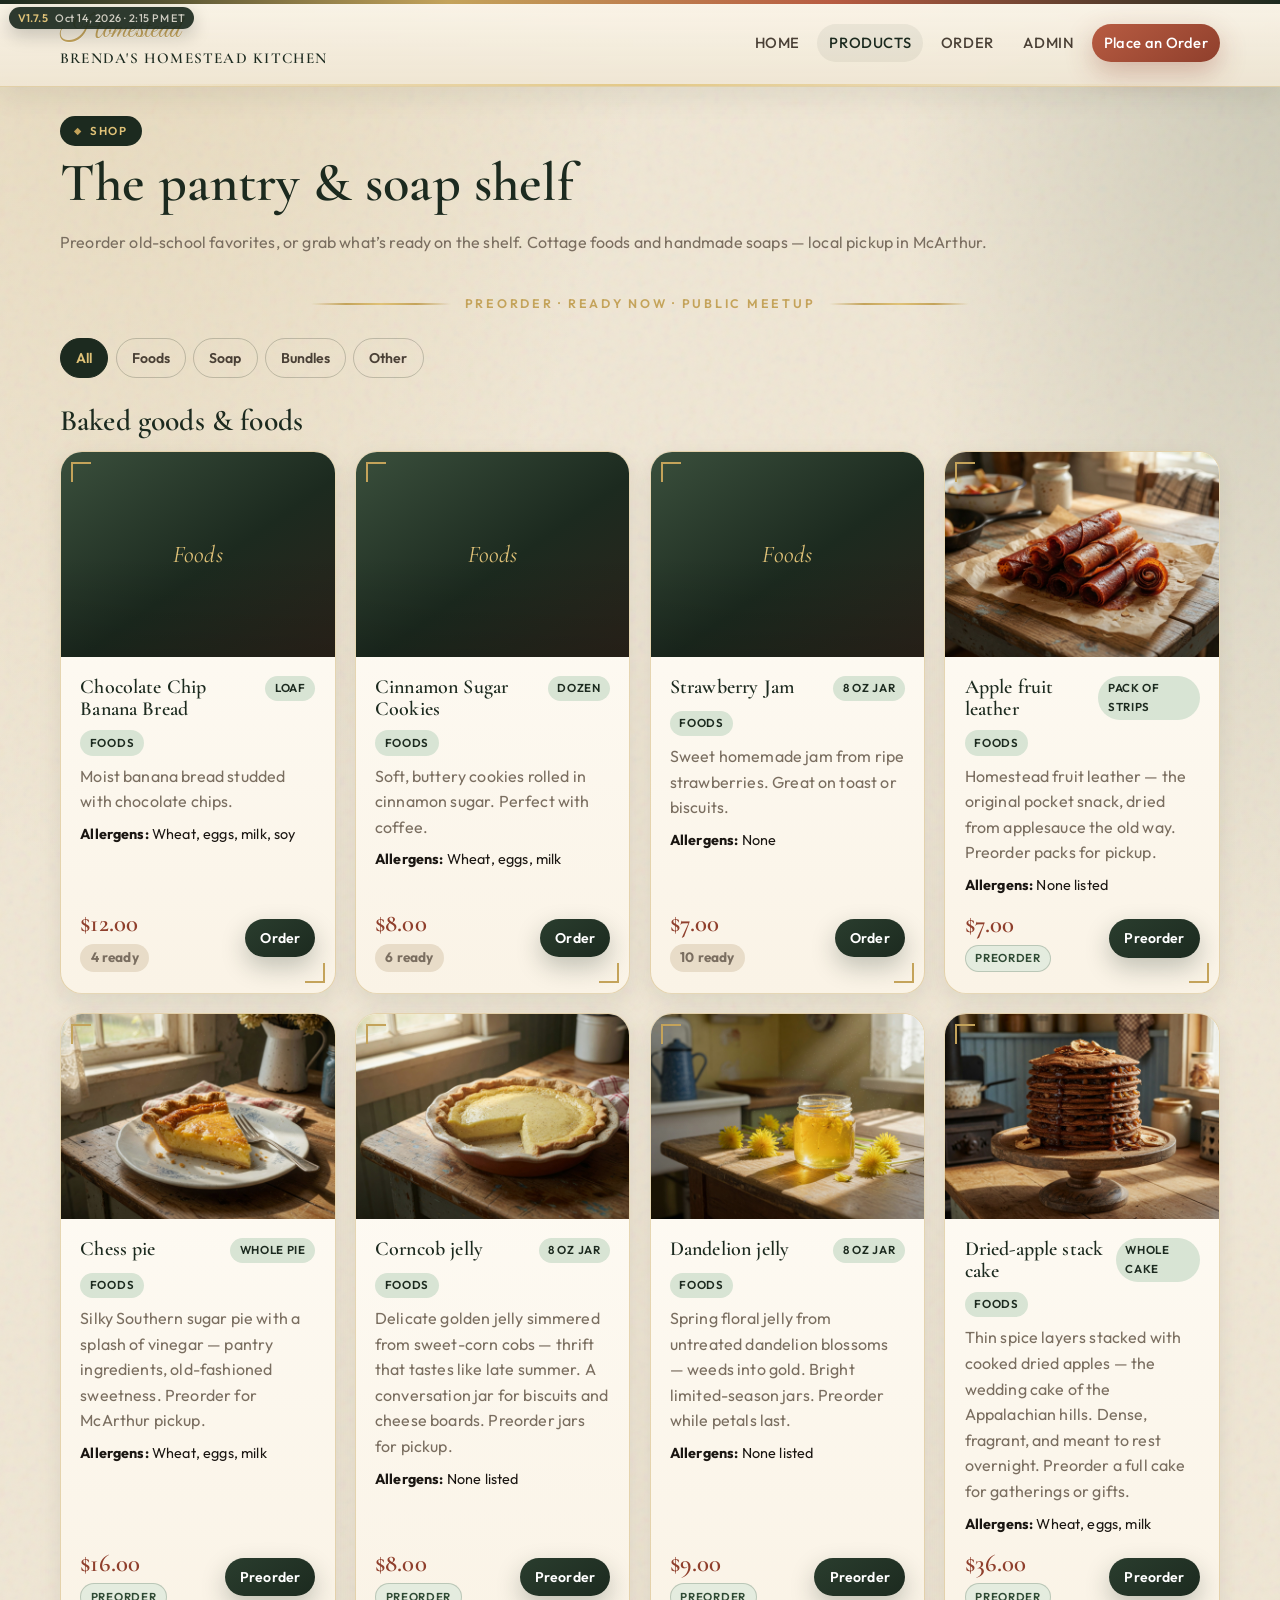
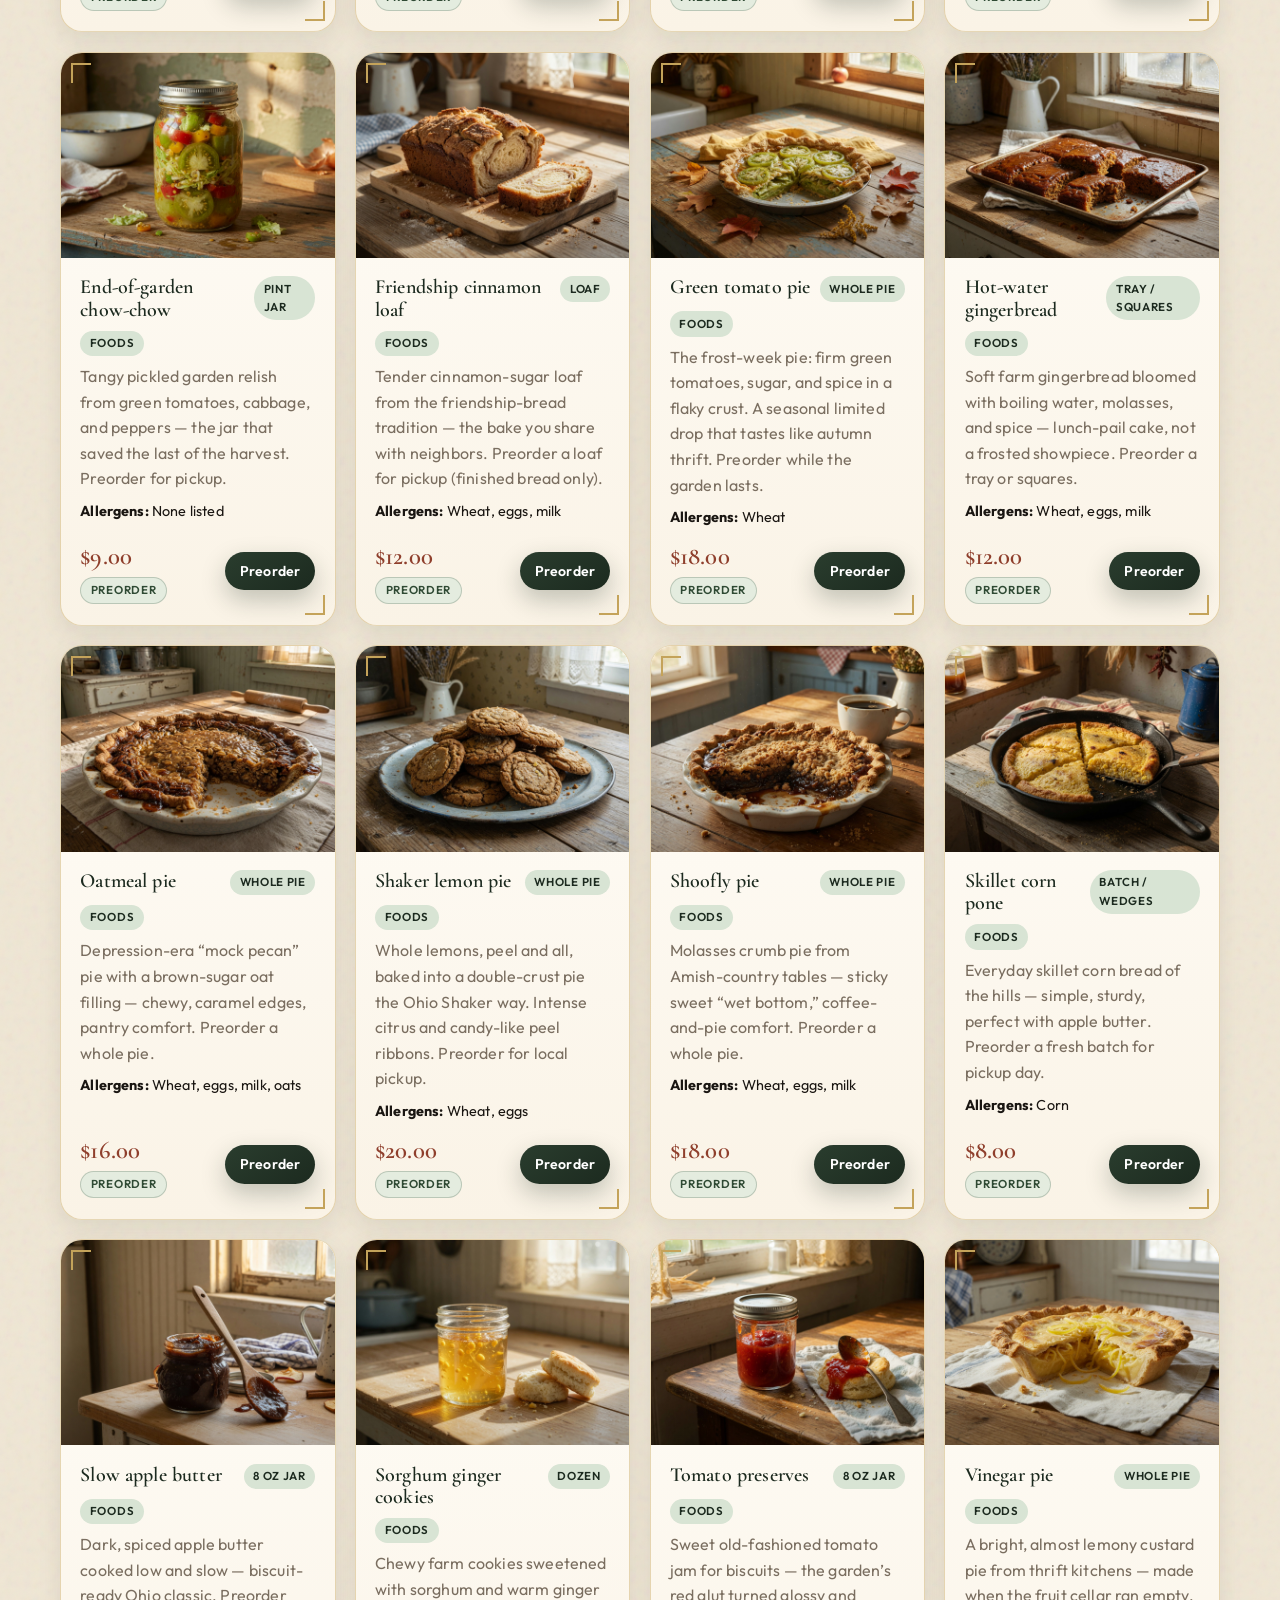
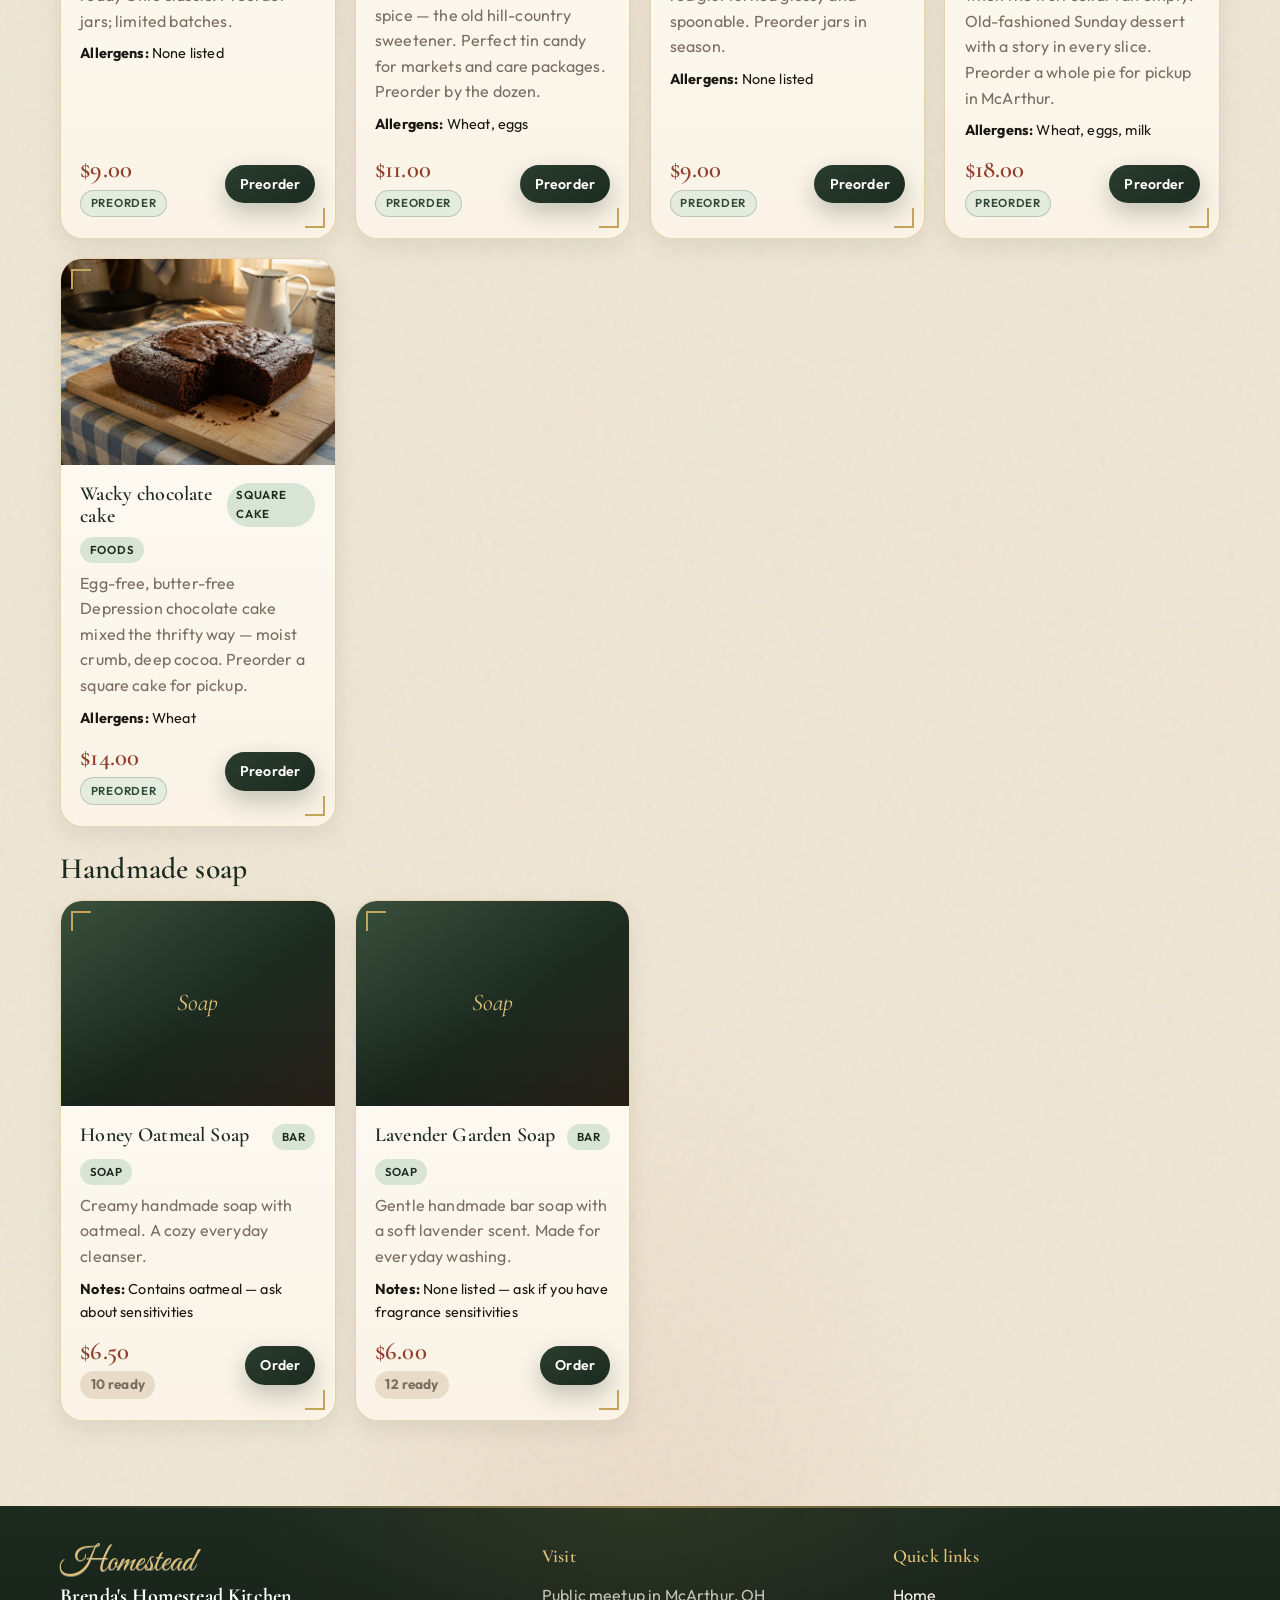
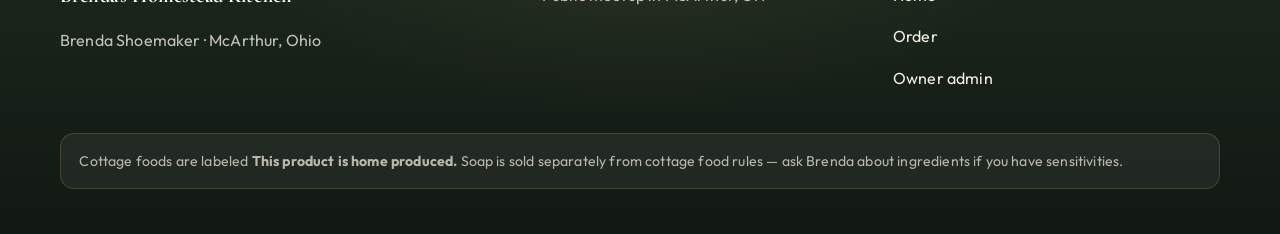
<file: products.html>
<!DOCTYPE html>
<html lang="en">
<head>
  <meta charset="UTF-8" />
  <meta name="viewport" content="width=device-width, initial-scale=1" />
  <title>Products | Brenda's Homestead Kitchen</title>
  <meta name="description" content="Browse homemade cottage foods and handcrafted soaps from Brenda's Homestead Kitchen in McArthur, Ohio." />
  <link rel="preconnect" href="https://fonts.googleapis.com" />
  <link rel="preconnect" href="https://fonts.gstatic.com" crossorigin />
  <link href="https://fonts.googleapis.com/css2?family=Cormorant+Garamond:ital,wght@0,500;0,600;0,700;1,500&family=Great+Vibes&family=Outfit:wght@400;500;600;700&display=swap" rel="stylesheet" />
  <link rel="stylesheet" href="css/styles.css?v=goals-v175" />
</head>
<body>
  <header class="site-header">
    <div class="container nav-row">
      <a class="brand" href="index.html">
        <span class="brand-script">Homestead</span>
        <span class="brand-name">Brenda's Homestead Kitchen</span>
      </a>
      <button class="mobile-nav-toggle" type="button" id="navToggle" aria-label="Open menu">Menu</button>
      <nav class="nav-links" id="navLinks">
        <a href="index.html">Home</a>
        <a class="active" href="products.html">Products</a>
        <a href="order.html">Order</a>
        <a href="admin/index.html">Admin</a>
        <a class="btn btn-primary btn-small" href="order.html">Place an Order</a>
      </nav>
    </div>
  </header>

  <main class="section">
    <div class="container">
      <div class="section-head">
        <div>
          <span class="eyebrow">Shop</span>
          <h1 style="font-size:clamp(2.4rem,5vw,3.4rem);margin-top:.4rem;">The pantry &amp; soap shelf</h1>
          <p class="muted">Preorder old-school favorites, or grab what’s ready on the shelf. Cottage foods and handmade soaps — local pickup in McArthur.</p>
        </div>
      </div>
      <div class="ornament">Preorder · Ready now · Public meetup</div>
      <div class="category-filters" id="categoryFilters">
        <button type="button" class="btn btn-ghost btn-small active" data-cat="all">All</button>
        <button type="button" class="btn btn-ghost btn-small" data-cat="baked">Foods</button>
        <button type="button" class="btn btn-ghost btn-small" data-cat="soap">Soap</button>
        <button type="button" class="btn btn-ghost btn-small" data-cat="bundle">Bundles</button>
        <button type="button" class="btn btn-ghost btn-small" data-cat="other">Other</button>
      </div>
      <div id="productSections"></div>
    </div>
  </main>

  <footer class="footer footer--ink">
    <div class="container footer-grid">
      <div>
        <div class="brand-script">Homestead</div>
        <strong class="footer-brand">Brenda's Homestead Kitchen</strong>
        <p>Brenda Shoemaker · McArthur, Ohio</p>
      </div>
      <div>
        <h3>Visit</h3>
        <p>Public meetup in McArthur, OH</p>
      </div>
      <div>
        <h3>Quick links</h3>
        <p><a href="index.html">Home</a></p>
        <p><a href="order.html">Order</a></p>
        <p><a href="admin/index.html">Owner admin</a></p>
      </div>
    </div>
    <div class="container disclaimer">
      Cottage foods are labeled <strong>This product is home produced.</strong> Soap is sold separately from cottage food rules — ask Brenda about ingredients if you have sensitivities.
    </div>
  </footer>

  <script src="js/store.js?v=goals-v175"></script>
  <script>
    document.getElementById("navToggle").addEventListener("click", () => {
      document.getElementById("navLinks").classList.toggle("open");
    });

    BHK.ensureSoapSamples();
    BHK.ensureHeritageProducts();

    function escapeHtml(str) {
      return String(str || "")
        .replace(/&/g, "&amp;")
        .replace(/</g, "&lt;")
        .replace(/>/g, "&gt;")
        .replace(/"/g, "&quot;");
    }

    let activeCat = "all";
    const params = new URLSearchParams(location.search);
    if (["baked", "soap", "bundle", "other"].includes(params.get("cat"))) {
      activeCat = params.get("cat");
    }

    function stockBadges(p) {
      const f = BHK.normalizeFulfillment(p.fulfillment);
      const qty = Number(p.quantityOnHand || 0);
      const bits = [];
      if (f === "preorder" || f === "both") {
        bits.push('<span class="badge badge-preorder">Preorder</span>');
      }
      if (qty > 0) {
        bits.push(
          qty <= 2
            ? '<span class="badge badge-warn">Only a few left</span>'
            : '<span class="qty-pill">' + qty + " ready</span>"
        );
      } else if (f === "on_hand") {
        bits.push('<span class="badge badge-danger">Sold out</span>');
      }
      return bits.join(" ");
    }

    function productCta(p) {
      const f = BHK.normalizeFulfillment(p.fulfillment);
      const qty = Number(p.quantityOnHand || 0);
      if (f === "on_hand" && qty <= 0) {
        return `<a class="btn btn-ghost btn-small" href="order.html?waitlist=${encodeURIComponent(p.id)}">Ask for next batch</a>`;
      }
      const label = f === "preorder" || (f === "both" && qty <= 0) ? "Preorder" : "Order";
      return `<a class="btn btn-secondary btn-small" href="order.html?product=${encodeURIComponent(p.id)}">${label}</a>`;
    }

    function productCard(p) {
      const imgSrc = BHK.productImageSrc(p.image);
      return `
        <article class="product-card">
          <div class="product-image">${imgSrc ? `<img src="${imgSrc}" alt="${escapeHtml(p.name)}" />` : escapeHtml(BHK.categoryShort(p.category))}</div>
          <div class="product-body">
            <div style="display:flex;justify-content:space-between;gap:.5rem;align-items:start;">
              <h2 style="margin:0;font-size:1.25rem;">${escapeHtml(p.name)}</h2>
              <span class="badge">${escapeHtml(p.unit || "each")}</span>
            </div>
            <div><span class="badge">${escapeHtml(BHK.categoryShort(p.category))}</span></div>
            <p class="muted" style="margin:0;">${escapeHtml(p.description || "")}</p>
            ${p.allergens ? `<p style="margin:0;font-size:.9rem;"><strong>${BHK.normalizeCategory(p.category) === "soap" ? "Notes:" : "Allergens:"}</strong> ${escapeHtml(p.allergens)}</p>` : ""}
            <div style="display:flex;justify-content:space-between;align-items:center;gap:.75rem;margin-top:auto;">
              <div>
                <div class="price">${BHK.money(p.price)}</div>
                <div class="muted" style="font-size:.85rem;display:flex;flex-wrap:wrap;gap:.35rem;">
                  ${stockBadges(p)}
                </div>
              </div>
              ${productCta(p)}
            </div>
          </div>
        </article>
      `;
    }

    function render() {
      document.querySelectorAll("#categoryFilters [data-cat]").forEach((btn) => {
        btn.classList.toggle("active", btn.getAttribute("data-cat") === activeCat);
      });

      const products = BHK.listProducts({
        category: activeCat === "all" ? undefined : activeCat,
      }).filter((p) => p.available);

      const root = document.getElementById("productSections");
      if (!products.length) {
        root.innerHTML = '<div class="empty-state panel">No products in this category yet. Brenda can add them from Admin → Products.</div>';
        return;
      }

      if (activeCat !== "all") {
        root.innerHTML = `<div class="product-grid">${products.map(productCard).join("")}</div>`;
        return;
      }

      const groups = [
        { id: "baked", title: "Baked goods & foods" },
        { id: "soap", title: "Handmade soap" },
        { id: "bundle", title: "Gift boxes & bundles" },
        { id: "other", title: "Other" },
      ];
      root.innerHTML = groups
        .map((g) => {
          const items = products.filter((p) => BHK.normalizeCategory(p.category) === g.id);
          if (!items.length) return "";
          return `<h2 class="category-section-title">${g.title}</h2><div class="product-grid">${items.map(productCard).join("")}</div>`;
        })
        .join("");
    }

    document.getElementById("categoryFilters").addEventListener("click", (e) => {
      const btn = e.target.closest("[data-cat]");
      if (!btn) return;
      activeCat = btn.getAttribute("data-cat");
      const url = new URL(location.href);
      if (activeCat === "all") url.searchParams.delete("cat");
      else url.searchParams.set("cat", activeCat);
      history.replaceState({}, "", url);
      render();
    });

    render();
  </script>
</body>
</html>
</file>
<file: css/styles.css>
/* Brenda's Homestead Kitchen — moody farmhouse luxury */
:root {
  --forest: #1c2a1f;
  --forest-mid: #2a3d2e;
  --sage: #6d8a6a;
  --sage-soft: #d8e4d4;
  --cream: #f4eee3;
  --cream-deep: #e8dcc8;
  --parchment: #faf6ee;
  --paper: #fffdf8;
  --brass: #c4a35a;
  --brass-bright: #e0c278;
  --terracotta: #b85c42;
  --terracotta-deep: #8f3f2c;
  --ink: #1a1612;
  --ink-soft: #4a4036;
  --muted: #7a6e60;
  --line: rgba(28, 42, 31, 0.12);
  --line-strong: rgba(28, 42, 31, 0.22);
  --shadow: 0 18px 50px rgba(18, 24, 18, 0.14);
  --shadow-soft: 0 8px 24px rgba(18, 24, 18, 0.08);
  --radius: 22px;
  --radius-sm: 14px;
  --font-display: "Cormorant Garamond", "Fraunces", Georgia, serif;
  --font-body: "Outfit", "Segoe UI", sans-serif;
  --font-script: "Great Vibes", cursive;
  --ease: cubic-bezier(0.22, 1, 0.36, 1);
}

* {
  box-sizing: border-box;
}

html {
  scroll-behavior: smooth;
}

body {
  margin: 0;
  font-family: var(--font-body);
  color: var(--ink);
  background-color: #efe6d4;
  background-image:
    radial-gradient(ellipse 80% 50% at 10% -10%, rgba(196, 163, 90, 0.28), transparent 55%),
    radial-gradient(ellipse 60% 40% at 100% 0%, rgba(45, 70, 50, 0.18), transparent 50%),
    radial-gradient(ellipse 50% 30% at 50% 100%, rgba(184, 92, 66, 0.12), transparent 55%),
    url("data:image/svg+xml,%3Csvg viewBox='0 0 200 200' xmlns='http://www.w3.org/2000/svg'%3E%3Cfilter id='n'%3E%3CfeTurbulence type='fractalNoise' baseFrequency='0.75' numOctaves='4' stitchTiles='stitch'/%3E%3C/filter%3E%3Crect width='100%25' height='100%25' filter='url(%23n)' opacity='0.07'/%3E%3C/svg%3E");
  min-height: 100vh;
  line-height: 1.6;
  font-weight: 400;
  letter-spacing: 0.01em;
}

img {
  max-width: 100%;
  display: block;
}

a {
  color: var(--forest-mid);
  text-decoration-thickness: 1px;
  text-underline-offset: 3px;
  transition: color 0.2s var(--ease);
}

a:hover {
  color: var(--terracotta);
}

.container {
  width: min(1160px, calc(100% - 2rem));
  margin: 0 auto;
}

/* ——— Version stamp (top left) ——— */
.site-version {
  position: fixed;
  top: 0.45rem;
  left: 0.55rem;
  z-index: 80;
  display: inline-flex;
  align-items: center;
  gap: 0.45rem;
  padding: 0.28rem 0.55rem;
  border-radius: 999px;
  background: rgba(28, 42, 31, 0.92);
  color: #f4eee3;
  font-size: 0.68rem;
  font-weight: 600;
  letter-spacing: 0.04em;
  line-height: 1.2;
  box-shadow: 0 6px 18px rgba(18, 24, 18, 0.22);
  pointer-events: none;
  max-width: calc(100vw - 1.2rem);
}

.site-version-num {
  color: var(--brass-bright);
  text-transform: uppercase;
}

.site-version-time {
  color: rgba(244, 238, 227, 0.82);
  font-weight: 500;
  white-space: nowrap;
  overflow: hidden;
  text-overflow: ellipsis;
}

@media print {
  .site-version {
    display: none !important;
  }
}

/* ——— Header ——— */
.site-header {
  position: sticky;
  top: 0;
  z-index: 40;
  backdrop-filter: blur(14px) saturate(1.15);
  background:
    linear-gradient(180deg, rgba(250, 244, 232, 0.96) 0%, rgba(239, 230, 212, 0.92) 100%);
  border-bottom: 1px solid rgba(196, 163, 90, 0.45);
  box-shadow: 0 8px 28px rgba(28, 42, 31, 0.08);
}

.site-header::before {
  content: "";
  position: absolute;
  left: 0;
  right: 0;
  top: 0;
  height: 4px;
  background: linear-gradient(90deg, var(--forest) 0%, var(--brass) 35%, var(--terracotta) 65%, var(--forest) 100%);
}

.site-header::after {
  content: "";
  position: absolute;
  left: 8%;
  right: 8%;
  bottom: 0;
  height: 2px;
  background: linear-gradient(90deg, transparent, var(--brass-bright), transparent);
  opacity: 0.85;
}

.nav-row {
  display: flex;
  align-items: center;
  justify-content: space-between;
  gap: 1rem;
  padding: 1rem 0;
}

.brand {
  display: flex;
  flex-direction: column;
  gap: 0;
  color: inherit;
  text-decoration: none;
}

.brand-script {
  font-family: var(--font-script);
  font-size: 1.85rem;
  color: var(--brass);
  line-height: 1;
  text-shadow: 0 1px 0 rgba(255, 255, 255, 0.4);
}

.brand-name {
  font-family: var(--font-display);
  font-weight: 600;
  font-size: 0.95rem;
  letter-spacing: 0.08em;
  text-transform: uppercase;
  color: var(--forest);
  white-space: nowrap;
}

@media (max-width: 520px) {
  .brand-name {
    white-space: normal;
    max-width: 14rem;
    line-height: 1.2;
  }
}

.nav-links {
  display: flex;
  flex-wrap: wrap;
  gap: 0.25rem 0.35rem;
  align-items: center;
}

.nav-links a {
  text-decoration: none;
  color: var(--ink-soft);
  font-weight: 500;
  font-size: 0.92rem;
  letter-spacing: 0.04em;
  text-transform: uppercase;
  padding: 0.45rem 0.75rem;
  border-radius: 999px;
  transition: background 0.2s var(--ease), color 0.2s var(--ease);
}

.nav-links a:hover,
.nav-links a.active {
  color: var(--forest);
  background: rgba(28, 42, 31, 0.06);
}

.nav-links a.btn {
  text-transform: none;
  letter-spacing: 0.02em;
  color: #fff;
}

.nav-links a.btn:hover {
  color: #fff;
  background: var(--terracotta-deep);
}

/* ——— Buttons ——— */
.btn {
  display: inline-flex;
  align-items: center;
  justify-content: center;
  gap: 0.4rem;
  border: none;
  border-radius: 999px;
  padding: 0.85rem 1.4rem;
  font: inherit;
  font-weight: 600;
  font-size: 0.95rem;
  cursor: pointer;
  text-decoration: none;
  transition: transform 0.2s var(--ease), background 0.2s var(--ease), box-shadow 0.2s var(--ease), border-color 0.2s var(--ease);
}

.btn:hover {
  transform: translateY(-2px);
}

.btn-primary {
  background: linear-gradient(145deg, var(--terracotta) 0%, var(--terracotta-deep) 100%);
  color: #fff;
  box-shadow: 0 10px 28px rgba(143, 63, 44, 0.32);
}

.btn-primary:hover {
  background: linear-gradient(145deg, #c4684e 0%, var(--terracotta) 100%);
  color: #fff;
}

.btn-secondary {
  background: linear-gradient(145deg, var(--forest-mid) 0%, var(--forest) 100%);
  color: #fff;
  box-shadow: 0 10px 24px rgba(28, 42, 31, 0.25);
}

.btn-secondary:hover {
  background: linear-gradient(145deg, #355040 0%, var(--forest-mid) 100%);
  color: #fff;
}

.btn-ghost {
  background: transparent;
  border: 1.5px solid var(--line-strong);
  color: var(--ink-soft);
}

.btn-ghost:hover {
  border-color: var(--brass);
  color: var(--forest);
  background: rgba(196, 163, 90, 0.1);
}

.btn-small {
  padding: 0.5rem 0.95rem;
  font-size: 0.88rem;
}

.btn-danger {
  background: #8f3b2e;
  color: #fff;
}

/* ——— Hero ——— */
.hero {
  padding: 2.8rem 0 2rem;
  position: relative;
}

.hero-grid {
  display: grid;
  grid-template-columns: 1.35fr 0.85fr;
  gap: 1.4rem;
  align-items: start;
}

.hero-card,
.panel,
.product-card,
.info-card,
.stat-card {
  background:
    linear-gradient(180deg, #fffdf8 0%, #faf3e6 100%);
  border: 1px solid rgba(196, 163, 90, 0.38);
  border-radius: var(--radius);
  box-shadow:
    0 1px 0 rgba(255, 255, 255, 0.75) inset,
    var(--shadow-soft);
}

.hero-card {
  padding: 2.6rem 2.5rem 2.35rem;
  position: relative;
  overflow: hidden;
  background:
    linear-gradient(145deg, #fffdf8 0%, #f6ecd8 55%, #efe2c8 100%);
  border: 1.5px solid rgba(196, 163, 90, 0.55);
  box-shadow: var(--shadow);
  animation: riseIn 0.7s var(--ease) both;
}

.hero-card > * {
  position: relative;
  z-index: 1;
}

.hero-card::after {
  content: "";
  position: absolute;
  width: 280px;
  height: 280px;
  right: -80px;
  top: -90px;
  background: radial-gradient(circle, rgba(196, 163, 90, 0.22), transparent 68%);
  pointer-events: none;
  z-index: 0;
}

.eyebrow {
  display: inline-flex;
  align-items: center;
  gap: 0.45rem;
  background: var(--forest);
  color: var(--brass-bright);
  border-radius: 999px;
  padding: 0.38rem 0.9rem;
  font-size: 0.72rem;
  font-weight: 600;
  letter-spacing: 0.14em;
  text-transform: uppercase;
}

.eyebrow::before {
  content: "◆";
  font-size: 0.55rem;
  color: var(--brass);
}

h1,
h2,
h3 {
  font-family: var(--font-display);
  line-height: 1.12;
  margin: 0 0 0.75rem;
  font-weight: 600;
  color: var(--forest);
}

.hero h1 {
  font-size: clamp(2.25rem, 4.8vw, 3.35rem);
  margin-top: 1.1rem;
  letter-spacing: -0.02em;
  max-width: 13em;
  line-height: 1.08;
}

.lead {
  font-size: 1.12rem;
  color: var(--ink-soft);
  max-width: 36rem;
  font-weight: 400;
}

.hero-actions {
  display: flex;
  flex-wrap: wrap;
  gap: 0.7rem;
  margin-top: 1.6rem;
}

.hero-actions .btn-primary {
  min-width: 10.5rem;
  justify-content: center;
}

.hero-trust {
  margin-top: 1.35rem;
  font-size: 0.95rem;
  max-width: 34rem;
  line-height: 1.45;
}

.landing-cta {
  display: flex;
  flex-wrap: wrap;
  align-items: center;
  justify-content: space-between;
  gap: 1rem 1.5rem;
  padding: 1.35rem 1.5rem;
  border: 1.5px solid rgba(196, 163, 90, 0.5);
  background:
    linear-gradient(135deg, #fffdf8 0%, #f3e7cf 100%);
}

@media (max-width: 720px) {
  .landing-cta {
    flex-direction: column;
    align-items: flex-start;
  }
}

.hero-side {
  display: grid;
  gap: 0.9rem;
  animation: riseIn 0.7s var(--ease) 0.12s both;
}

.hero-photo-card {
  padding: 0 !important;
  overflow: hidden;
  aspect-ratio: 4 / 3;
  border: 1px solid rgba(196, 163, 90, 0.45);
  border-radius: var(--radius);
  box-shadow: var(--shadow);
  background: var(--forest);
  position: relative;
}

.hero-photo-card::after {
  content: "";
  position: absolute;
  inset: 10px;
  border: 1px solid rgba(196, 163, 90, 0.35);
  border-radius: calc(var(--radius) - 6px);
  pointer-events: none;
  z-index: 1;
}

.hero-photo-card img {
  width: 100%;
  height: 100%;
  display: block;
  object-fit: cover;
  transition: transform 0.6s var(--ease);
}

.hero-photo-card:hover img {
  transform: scale(1.04);
}

.side-card {
  padding: 1.25rem 1.35rem;
  position: relative;
  transition: transform 0.25s var(--ease), box-shadow 0.25s var(--ease);
}

.side-card:hover {
  transform: translateY(-3px);
  box-shadow: var(--shadow);
}

.side-card h3 {
  font-size: 1.35rem;
  margin-bottom: 0.35rem;
}

.side-card--ink {
  background: linear-gradient(160deg, var(--forest) 0%, var(--forest-mid) 100%);
  color: var(--cream);
  border-color: transparent;
}

.side-card--ink h3 {
  color: var(--brass-bright);
}

.side-card--ink p {
  color: rgba(244, 238, 227, 0.88);
}

.muted {
  color: var(--muted);
}

/* ——— Sections ——— */
.section {
  padding: 1.8rem 0 2.8rem;
}

.section-head {
  display: flex;
  justify-content: space-between;
  align-items: end;
  gap: 1rem;
  margin-bottom: 1.4rem;
}

.section-head h2 {
  font-size: clamp(2rem, 4vw, 2.75rem);
  margin: 0.35rem 0 0;
}

.section-head a {
  font-weight: 600;
  text-decoration: none;
  letter-spacing: 0.04em;
  text-transform: uppercase;
  font-size: 0.82rem;
  color: var(--terracotta);
}

.section-head a:hover {
  color: var(--forest);
}

.ornament {
  display: flex;
  align-items: center;
  justify-content: center;
  gap: 0.85rem;
  color: var(--brass);
  font-size: 0.78rem;
  letter-spacing: 0.22em;
  text-transform: uppercase;
  margin: 0.5rem 0 1.5rem;
  font-weight: 600;
}

.ornament::before,
.ornament::after {
  content: "";
  height: 2px;
  width: min(140px, 22vw);
  background: linear-gradient(90deg, transparent, var(--brass), var(--brass-bright), var(--brass), transparent);
}

/* ——— Products ——— */
.product-grid {
  display: grid;
  grid-template-columns: repeat(auto-fill, minmax(250px, 1fr));
  gap: 1.2rem;
}

.product-card {
  overflow: hidden;
  display: flex;
  flex-direction: column;
  position: relative;
  transition: transform 0.3s var(--ease), box-shadow 0.3s var(--ease);
  border: 1.5px solid rgba(196, 163, 90, 0.42);
}

.product-card::before,
.product-card::after {
  content: "";
  position: absolute;
  width: 18px;
  height: 18px;
  z-index: 2;
  pointer-events: none;
  border-color: var(--brass);
  border-style: solid;
}

.product-card::before {
  top: 10px;
  left: 10px;
  border-width: 2px 0 0 2px;
}

.product-card::after {
  right: 10px;
  bottom: 10px;
  border-width: 0 2px 2px 0;
}

.product-card:hover {
  transform: translateY(-6px);
  box-shadow: var(--shadow);
  border-color: rgba(196, 163, 90, 0.7);
}

.product-image {
  aspect-ratio: 4 / 3;
  background:
    linear-gradient(145deg, #3a4f3c 0%, #1c2a1f 55%, #2c241b 100%);
  display: grid;
  place-items: center;
  color: var(--brass-bright);
  font-family: var(--font-display);
  font-size: 1.5rem;
  font-style: italic;
  position: relative;
  overflow: hidden;
}

.product-image::after {
  content: "";
  position: absolute;
  inset: 0;
  background: linear-gradient(180deg, transparent 50%, rgba(0, 0, 0, 0.15));
  pointer-events: none;
}

.product-image img {
  width: 100%;
  height: 100%;
  object-fit: cover;
  transition: transform 0.5s var(--ease);
}

.product-card:hover .product-image img {
  transform: scale(1.05);
}

.product-body {
  padding: 1.15rem 1.2rem 1.3rem;
  display: flex;
  flex-direction: column;
  gap: 0.5rem;
  flex: 1;
}

.price {
  font-family: var(--font-display);
  font-size: 1.55rem;
  color: var(--terracotta-deep);
  font-weight: 600;
}

.badge {
  display: inline-flex;
  align-items: center;
  border-radius: 999px;
  padding: 0.22rem 0.6rem;
  font-size: 0.72rem;
  font-weight: 600;
  letter-spacing: 0.06em;
  text-transform: uppercase;
  background: var(--sage-soft);
  color: var(--forest);
}

.badge-warn {
  background: #f3e0c4;
  color: #7a4a12;
}

.badge-danger {
  background: #f0d4ce;
  color: #8f3b2e;
}

.badge-preorder {
  background: #e4ecdf;
  color: #2f4a34;
  border: 1px solid rgba(61, 90, 64, 0.25);
}

/* ——— Steps / info ——— */
.steps-grid {
  display: grid;
  grid-template-columns: repeat(3, 1fr);
  gap: 1rem;
}

.info-card {
  padding: 1.5rem 1.4rem;
  position: relative;
  overflow: hidden;
  transition: transform 0.25s var(--ease), box-shadow 0.25s var(--ease);
}

.info-card:hover {
  transform: translateY(-4px);
  box-shadow: var(--shadow);
}

.info-card .step-num {
  font-family: var(--font-display);
  font-size: 3rem;
  line-height: 1;
  color: rgba(196, 163, 90, 0.35);
  font-weight: 600;
  margin-bottom: 0.4rem;
}

.info-card h3 {
  font-size: 1.4rem;
}

/* ——— Quote band ——— */
.quote-band {
  margin: 0.5rem 0 0.25rem;
  padding: 2.6rem 0;
  background:
    radial-gradient(ellipse at 20% 50%, rgba(196, 163, 90, 0.12), transparent 55%),
    linear-gradient(180deg, var(--forest) 0%, #141c16 100%);
  color: var(--cream);
  position: relative;
  overflow: hidden;
}

.quote-band::before,
.quote-band::after {
  content: "";
  position: absolute;
  left: 0;
  right: 0;
  height: 2px;
  background: linear-gradient(90deg, transparent, var(--brass), transparent);
  opacity: 0.7;
}

.quote-band::before {
  top: 0;
}

.quote-band::after {
  bottom: 0;
}

.quote-band-inner {
  text-align: center;
  max-width: 720px;
  position: relative;
}

.quote-mark {
  font-family: var(--font-display);
  font-size: 4.5rem;
  line-height: 0.6;
  color: var(--brass);
  margin: 0 0 0.6rem;
  opacity: 0.85;
}

.quote-band blockquote {
  margin: 0;
  font-family: var(--font-display);
  font-size: clamp(1.45rem, 3.2vw, 2rem);
  font-style: italic;
  font-weight: 500;
  line-height: 1.35;
  color: var(--cream);
}

.quote-band cite {
  display: block;
  margin-top: 1.1rem;
  font-style: normal;
  font-size: 0.78rem;
  letter-spacing: 0.18em;
  text-transform: uppercase;
  color: var(--brass-bright);
  font-weight: 600;
}

/* ——— Footer ——— */
.footer {
  margin-top: 2.5rem;
  border-top: 1px solid var(--line);
  padding: 2.5rem 0 2.8rem;
  color: var(--muted);
  background:
    linear-gradient(180deg, transparent, rgba(28, 42, 31, 0.04));
}

.footer--ink {
  background:
    radial-gradient(ellipse at top, rgba(196, 163, 90, 0.1), transparent 45%),
    linear-gradient(180deg, #1c2a1f 0%, #121812 100%);
  color: rgba(244, 238, 227, 0.78);
  border-top: none;
  position: relative;
}

.footer--ink::before {
  content: "";
  position: absolute;
  left: 0;
  right: 0;
  top: 0;
  height: 2px;
  background: linear-gradient(90deg, transparent, var(--brass), transparent);
  opacity: 0.65;
}

.footer--ink h3 {
  color: var(--brass-bright);
}

.footer--ink a {
  color: var(--cream);
  text-decoration: none;
}

.footer--ink a:hover {
  color: var(--brass-bright);
}

.footer--ink .footer-brand {
  font-family: var(--font-display);
  font-size: 1.25rem;
  color: #fff;
  display: block;
  margin-bottom: 0.35rem;
}

.footer--ink .brand-script {
  color: var(--brass-bright);
}

.footer--ink .disclaimer {
  background: rgba(255, 253, 248, 0.06);
  border-color: rgba(196, 163, 90, 0.22);
  color: rgba(244, 238, 227, 0.72);
}

.footer-grid {
  display: grid;
  grid-template-columns: 1.4fr 1fr 1fr;
  gap: 1.5rem;
}

.footer h3 {
  font-size: 1.15rem;
}

.footer .brand-script {
  font-size: 2.1rem;
}

.footer-brand {
  font-family: var(--font-display);
  font-size: 1.2rem;
  color: var(--forest);
  display: block;
}

.disclaimer {
  font-size: 0.88rem;
  margin-top: 1.6rem;
  padding: 1rem 1.15rem;
  background: rgba(28, 42, 31, 0.05);
  border-radius: var(--radius-sm);
  border: 1px solid var(--line);
  color: var(--ink-soft);
}

/* ——— Forms ——— */
.form-grid {
  display: grid;
  gap: 0.9rem;
}

.form-row {
  display: grid;
  grid-template-columns: 1fr 1fr;
  gap: 0.9rem;
}

label {
  display: grid;
  gap: 0.35rem;
  font-weight: 600;
  color: var(--ink-soft);
  font-size: 0.92rem;
}

input,
select,
textarea {
  width: 100%;
  border: 1.5px solid var(--line-strong);
  border-radius: 12px;
  padding: 0.75rem 0.9rem;
  font: inherit;
  background: #fff;
  color: var(--ink);
  transition: border-color 0.2s var(--ease), box-shadow 0.2s var(--ease);
}

textarea {
  min-height: 110px;
  resize: vertical;
}

input:focus,
select:focus,
textarea:focus {
  outline: none;
  border-color: var(--brass);
  box-shadow: 0 0 0 3px rgba(196, 163, 90, 0.22);
}

.panel {
  padding: 1.45rem;
}

.stack {
  display: grid;
  gap: 1rem;
}

.order-item-row {
  display: grid;
  grid-template-columns: 1.5fr 0.6fr 0.6fr auto;
  gap: 0.6rem;
  align-items: end;
}

.total-box {
  display: flex;
  justify-content: space-between;
  align-items: center;
  padding: 0.95rem 1.1rem;
  background: linear-gradient(135deg, var(--forest) 0%, var(--forest-mid) 100%);
  border-radius: 12px;
  font-weight: 700;
  color: var(--cream);
}

.total-box span:last-child {
  font-family: var(--font-display);
  font-size: 1.4rem;
  color: var(--brass-bright);
}

.notice {
  padding: 0.9rem 1.05rem;
  border-radius: 12px;
  background: rgba(109, 138, 106, 0.12);
  border: 1px solid rgba(109, 138, 106, 0.28);
  color: var(--forest);
}

.notice-warn {
  background: rgba(196, 163, 90, 0.14);
  border-color: rgba(196, 163, 90, 0.4);
  color: #6a4e16;
}

.empty-state {
  text-align: center;
  padding: 2.5rem 1rem;
  color: var(--muted);
}

/* ——— Admin ——— */
.admin-shell {
  min-height: 100vh;
  display: grid;
  grid-template-columns: 270px 1fr;
}

.admin-sidebar {
  background:
    radial-gradient(ellipse at top, rgba(196, 163, 90, 0.12), transparent 50%),
    linear-gradient(180deg, #1c2a1f, #141c16);
  color: #f4f0e7;
  padding: 1.5rem 1.05rem;
  position: sticky;
  top: 0;
  height: 100vh;
  overflow: auto;
  z-index: 30;
  isolation: isolate;
}

.admin-sidebar .brand-script {
  color: var(--brass-bright);
}

.admin-sidebar .brand-name {
  color: #fff;
  letter-spacing: 0.06em;
}

.admin-nav {
  display: grid;
  gap: 0.3rem;
  margin-top: 1.5rem;
  position: relative;
  z-index: 2;
}

.admin-nav button {
  text-align: left;
  border: none;
  background: transparent;
  color: #d7d0c2;
  padding: 0.78rem 0.9rem;
  border-radius: 12px;
  font: inherit;
  font-weight: 600;
  cursor: pointer;
  width: 100%;
  position: relative;
  z-index: 2;
  pointer-events: auto;
  touch-action: manipulation;
  -webkit-tap-highlight-color: rgba(196, 163, 90, 0.35);
  transition: background 0.2s var(--ease), color 0.2s var(--ease);
}

.admin-nav button:hover,
.admin-nav button.active {
  background: rgba(196, 163, 90, 0.16);
  color: #fff;
}

.admin-nav button:focus-visible {
  outline: 2px solid var(--brass-bright);
  outline-offset: 2px;
}

.admin-main {
  padding: 1.5rem 1.6rem 2.4rem;
  background:
    radial-gradient(ellipse at top right, rgba(196, 163, 90, 0.16), transparent 42%),
    radial-gradient(ellipse at bottom left, rgba(45, 70, 50, 0.1), transparent 45%),
    repeating-linear-gradient(
      0deg,
      transparent,
      transparent 27px,
      rgba(196, 163, 90, 0.07) 28px
    ),
    url("data:image/svg+xml,%3Csvg viewBox='0 0 180 180' xmlns='http://www.w3.org/2000/svg'%3E%3Cfilter id='n'%3E%3CfeTurbulence type='fractalNoise' baseFrequency='0.8' numOctaves='3' stitchTiles='stitch'/%3E%3C/filter%3E%3Crect width='100%25' height='100%25' filter='url(%23n)' opacity='0.06'/%3E%3C/svg%3E"),
    linear-gradient(180deg, #f3ead8 0%, #efe4d0 40%, #e8dcc4 100%);
}

.admin-hello {
  color: #d7e3d4;
  font-size: 0.9rem;
  margin: 0.75rem 0 0;
  line-height: 1.45;
}

.admin-nav-label {
  margin: 0.35rem 0 0.15rem 0.35rem;
  font-size: 0.68rem;
  font-weight: 700;
  letter-spacing: 0.16em;
  text-transform: uppercase;
  color: rgba(224, 194, 120, 0.72);
}

.admin-nav-more {
  margin-top: 0.45rem;
  border-top: 1px solid rgba(255, 255, 255, 0.08);
  padding-top: 0.45rem;
}

.admin-nav-more > summary {
  list-style: none;
  cursor: pointer;
  color: #cfc6b6;
  font-weight: 600;
  font-size: 0.92rem;
  padding: 0.65rem 0.9rem;
  border-radius: 12px;
  user-select: none;
}

.admin-nav-more > summary::-webkit-details-marker {
  display: none;
}

.admin-nav-more > summary::after {
  content: " ▾";
  color: rgba(224, 194, 120, 0.7);
  font-size: 0.75rem;
}

.admin-nav-more[open] > summary::after {
  content: " ▴";
}

.admin-nav-more > summary:hover {
  background: rgba(196, 163, 90, 0.12);
  color: #fff;
}

.admin-nav-more > button {
  margin-left: 0.35rem;
  width: calc(100% - 0.35rem);
  font-size: 0.92rem;
  padding: 0.65rem 0.85rem;
  color: #c8c0b0;
}

.admin-side-actions {
  margin-top: 1.5rem;
  display: grid;
  gap: 0.5rem;
}

.admin-side-btn {
  color: #fff !important;
  border-color: rgba(255, 255, 255, 0.25) !important;
}

.admin-top {
  display: flex;
  justify-content: space-between;
  align-items: center;
  gap: 1rem;
  margin-bottom: 1.2rem;
}

.panel-title {
  font-family: var(--font-display);
  font-size: 1.28rem;
  margin: 0;
  color: var(--forest);
}

.panel--ledger,
.dash-next-card {
  position: relative;
  background:
    linear-gradient(165deg, #fffdf8 0%, #f7f0e4 55%, #f0e6d4 100%);
  border: 1.5px solid rgba(196, 163, 90, 0.55);
  box-shadow:
    0 1px 0 rgba(255, 255, 255, 0.7) inset,
    0 14px 36px rgba(28, 42, 31, 0.1);
  padding: 1.45rem 1.5rem 1.5rem 1.7rem;
}

.panel--ledger::before,
.dash-next-card::before {
  content: "";
  position: absolute;
  left: 0;
  top: 10px;
  bottom: 10px;
  width: 6px;
  border-radius: 0 5px 5px 0;
  background: linear-gradient(180deg, var(--brass-bright), var(--brass), var(--terracotta));
}

.panel--ledger::after,
.dash-next-card::after {
  content: "";
  position: absolute;
  inset: 10px;
  border: 1px solid rgba(196, 163, 90, 0.28);
  border-radius: calc(var(--radius) - 8px);
  pointer-events: none;
}

.dash-next-card h2 {
  font-size: 1.65rem;
  margin: 0.35rem 0 0.45rem;
  color: var(--forest);
  position: relative;
  z-index: 1;
}

.dash-next-card .eyebrow,
.dash-next-card p,
.dash-next-card .actions {
  position: relative;
  z-index: 1;
}

.dash-next-card .eyebrow {
  background: var(--forest-mid);
}

.dash-grid {
  display: grid;
  grid-template-columns: 1.15fr 0.85fr;
  gap: 1rem;
}

.dash-shortcuts {
  background:
    linear-gradient(180deg, #fffdf8 0%, #f3ead8 100%);
  border: 1.5px solid rgba(196, 163, 90, 0.42);
}

.dash-shortcuts .actions .btn {
  min-width: 7.5rem;
}

.stats {
  display: grid;
  grid-template-columns: repeat(4, 1fr);
  gap: 0.9rem;
}

.stats--compact {
  gap: 0.65rem;
}

.stats--compact .stat-card {
  padding: 0.85rem 1rem;
  border-radius: var(--radius-sm);
  background: rgba(255, 253, 248, 0.88);
}

.stats--compact .stat-card .value {
  font-size: 1.35rem;
}

.stat-card {
  padding: 1.1rem 1.15rem;
  position: relative;
  overflow: hidden;
}

.stat-card::after {
  content: "";
  position: absolute;
  right: -20px;
  top: -20px;
  width: 80px;
  height: 80px;
  border-radius: 50%;
  background: rgba(196, 163, 90, 0.12);
}

.stat-card .label {
  color: var(--muted);
  font-size: 0.8rem;
  font-weight: 600;
  letter-spacing: 0.08em;
  text-transform: uppercase;
}

.stat-card .value {
  font-family: var(--font-display);
  font-size: 2rem;
  margin-top: 0.2rem;
  color: var(--forest);
}

.tabs-hidden {
  display: none;
}

.tabs-hidden.active {
  display: block;
  animation: riseIn 0.35s var(--ease);
}

.table-wrap {
  overflow: auto;
  border: 1px solid var(--line);
  border-radius: 14px;
  background: #fff;
  box-shadow: var(--shadow-soft);
}

table {
  width: 100%;
  border-collapse: collapse;
  min-width: 640px;
}

th,
td {
  padding: 0.8rem 0.9rem;
  border-bottom: 1px solid var(--line);
  text-align: left;
  vertical-align: top;
}

th {
  background: linear-gradient(180deg, #efe6d6, var(--cream-deep));
  font-size: 0.75rem;
  letter-spacing: 0.08em;
  text-transform: uppercase;
  color: var(--ink-soft);
}

.login-wrap {
  min-height: 100vh;
  display: grid;
  place-items: center;
  padding: 1.5rem;
  background:
    radial-gradient(ellipse at 30% 20%, rgba(196, 163, 90, 0.2), transparent 45%),
    radial-gradient(ellipse at 80% 80%, rgba(28, 42, 31, 0.2), transparent 45%),
    var(--cream);
}

/* When signed in, login must never sit on top of the sidebar and eat clicks */
#loginView[hidden],
.login-wrap[hidden] {
  display: none !important;
  pointer-events: none !important;
  visibility: hidden;
}

.login-card {
  width: min(440px, 100%);
  padding: 2rem;
  box-shadow: var(--shadow);
}

.login-card h1 {
  font-size: 2.2rem;
}

.guide-grid {
  display: grid;
  gap: 1rem;
}

.guide-card {
  padding: 1.3rem 1.4rem;
}

.guide-card h3 {
  margin-bottom: 0.5rem;
}

.guide-card ul {
  margin: 0.4rem 0 0;
  padding-left: 1.15rem;
}

.guide-card li {
  margin: 0.3rem 0;
}

.checklist {
  list-style: none;
  padding: 0;
  margin: 0;
  display: grid;
  gap: 0.55rem;
}

.checklist li {
  display: grid;
  grid-template-columns: 22px 1fr;
  gap: 0.55rem;
  align-items: start;
}

.checklist .box {
  width: 18px;
  height: 18px;
  border: 2px solid var(--sage);
  border-radius: 4px;
  margin-top: 0.2rem;
}

.trend-list {
  list-style: none;
  margin: 0;
  padding: 0;
  display: grid;
  gap: 0.7rem;
}

.trend-row {
  display: grid;
  grid-template-columns: 1.75rem 1fr;
  gap: 0.65rem;
  align-items: start;
}

.trend-rank {
  width: 1.75rem;
  height: 1.75rem;
  border-radius: 999px;
  display: grid;
  place-items: center;
  font-size: 0.78rem;
  font-weight: 700;
  background: var(--sage-soft);
  color: var(--forest);
  margin-top: 0.1rem;
}

.trend-top {
  display: flex;
  justify-content: space-between;
  gap: 0.75rem;
  flex-wrap: wrap;
  align-items: baseline;
}

.trend-meta {
  font-size: 0.85rem;
  color: var(--ink-muted, #5c6558);
}

.trend-track {
  margin-top: 0.35rem;
  height: 0.45rem;
  border-radius: 999px;
  background: rgba(61, 90, 64, 0.12);
  overflow: hidden;
}

.trend-fill {
  height: 100%;
  border-radius: 999px;
  background: linear-gradient(90deg, #3d5a40, #8a6b2f);
}

.flour-guide {
  margin-top: 0.65rem;
  padding: 0.75rem 0.85rem;
  border-radius: 10px;
  background: rgba(61, 90, 64, 0.06);
  border: 1px solid rgba(61, 90, 64, 0.14);
  font-size: 0.92rem;
}

.flour-guide > p {
  margin: 0 0 0.55rem;
}

.flour-guide ul {
  margin: 0;
  padding-left: 1.1rem;
}

.flour-guide li {
  margin: 0.35rem 0;
}

.thumb {
  width: 64px;
  height: 48px;
  object-fit: cover;
  border-radius: 8px;
  background: var(--cream-deep);
}

.actions {
  display: flex;
  flex-wrap: wrap;
  gap: 0.4rem;
}

.modal-backdrop {
  position: fixed;
  inset: 0;
  background: rgba(18, 22, 18, 0.55);
  backdrop-filter: blur(4px);
  display: none;
  align-items: center;
  justify-content: center;
  padding: 1rem;
  z-index: 100;
  pointer-events: none;
}

.modal-backdrop.open {
  display: flex;
  pointer-events: auto;
}

.modal {
  width: min(640px, 100%);
  max-height: 90vh;
  overflow: auto;
  background: var(--paper);
  border-radius: 18px;
  border: 1px solid var(--line);
  padding: 1.4rem;
  box-shadow: var(--shadow);
}

.modal-head {
  display: flex;
  justify-content: space-between;
  align-items: center;
  gap: 1rem;
  margin-bottom: 1rem;
}

.image-preview {
  width: 100%;
  max-height: 220px;
  object-fit: cover;
  border-radius: 12px;
  background: var(--cream-deep);
}

.qty-pill {
  display: inline-flex;
  align-items: center;
  gap: 0.35rem;
  background: var(--cream-deep);
  border-radius: 999px;
  padding: 0.2rem 0.65rem;
  font-weight: 700;
  font-size: 0.85rem;
}

.qty-controls {
  display: inline-flex;
  align-items: center;
  gap: 0.35rem;
}

.qty-controls .btn {
  min-width: 2rem;
  padding: 0.25rem 0.45rem;
}

.col-check {
  width: 2.25rem;
  text-align: center;
  vertical-align: middle;
}

.col-check input {
  width: 1.05rem;
  height: 1.05rem;
  cursor: pointer;
}

.heritage-restore-list {
  list-style: none;
  margin: 0;
  padding: 0;
  display: grid;
  gap: 0.65rem;
}

.heritage-restore-row {
  display: flex;
  flex-wrap: wrap;
  align-items: center;
  justify-content: space-between;
  gap: 0.65rem;
  padding: 0.7rem 0.85rem;
  border: 1px solid rgba(45, 74, 52, 0.14);
  border-radius: 10px;
  background: rgba(255, 252, 245, 0.7);
}

.meeting-spot-card {
  padding: 0.85rem 0.95rem;
  margin-bottom: 0.75rem;
  border: 1px solid rgba(45, 74, 52, 0.14);
  border-radius: 12px;
  background: rgba(255, 252, 245, 0.75);
}

.meeting-spot-card:last-child {
  margin-bottom: 0;
}

.meeting-spot-public {
  padding: 0.55rem 0;
  border-bottom: 1px solid rgba(45, 74, 52, 0.1);
}

.meeting-spot-public:last-child {
  border-bottom: none;
  padding-bottom: 0;
}

.box-done {
  background: var(--forest) !important;
  color: #fff;
  border-color: var(--forest) !important;
  display: inline-grid !important;
  place-items: center;
  font-size: 0.75rem;
}

.launch-link {
  border: none;
  background: none;
  padding: 0;
  font: inherit;
  color: var(--terracotta-deep);
  font-weight: 600;
  cursor: pointer;
  text-align: left;
  text-decoration: underline;
  text-underline-offset: 2px;
}

.launch-done {
  color: var(--muted);
  text-decoration: line-through;
}

.goal-progress-track {
  height: 10px;
  border-radius: 999px;
  background: rgba(45, 74, 52, 0.12);
  overflow: hidden;
}

.goal-progress-track-sm {
  height: 7px;
  margin: 0.85rem 0 0.2rem;
}

.goal-progress-fill {
  height: 100%;
  width: 0%;
  border-radius: inherit;
  background: linear-gradient(90deg, var(--forest), var(--brass-bright));
  transition: width 0.35s ease;
}

.goal-kind {
  display: inline-block;
  margin-left: 0.35rem;
  font-size: 0.72rem;
  font-weight: 600;
  letter-spacing: 0.02em;
  text-transform: uppercase;
  color: var(--muted);
}

.goal-next strong {
  color: var(--ink);
}

.goals-phases {
  display: grid;
  gap: 1rem;
}

.goal-phase-head {
  display: flex;
  justify-content: space-between;
  align-items: flex-start;
  gap: 1rem;
}

.goal-phase-count {
  flex-shrink: 0;
  min-width: 3.2rem;
  text-align: center;
  font-weight: 700;
  font-size: 1.05rem;
  color: var(--forest);
  background: var(--cream-deep);
  border-radius: 999px;
  padding: 0.35rem 0.7rem;
}

.goal-item-list {
  list-style: none;
  padding: 0;
  margin: 0.9rem 0 0;
  display: grid;
  gap: 0.75rem;
}

.goal-item {
  border: 1px solid var(--line);
  border-radius: 14px;
  background: var(--cream-deep);
  padding: 0.85rem 0.95rem;
}

.goal-item-done {
  opacity: 0.72;
}

.goal-item-done .goal-item-title {
  text-decoration: line-through;
  color: var(--muted);
}

.goal-item-main {
  display: grid;
  grid-template-columns: auto 1fr;
  gap: 0.75rem;
  align-items: start;
}

.goal-item-title {
  font-weight: 650;
  font-size: 1rem;
  color: var(--ink);
  display: inline;
}

button.goal-item-title.launch-link,
a.goal-item-title.launch-link {
  font-weight: 650;
  font-size: 1rem;
  text-align: left;
}

.foodcost-steps {
  margin: 0.4rem 0 0;
  padding-left: 1.2rem;
  display: grid;
  gap: 0.45rem;
}

.cost-math p {
  margin: 0.35rem 0;
}

.foodcost-ex-head {
  display: flex;
  justify-content: space-between;
  gap: 1rem;
  align-items: flex-start;
  flex-wrap: wrap;
  margin-bottom: 1rem;
}

.foodcost-ex-progress {
  font-size: 0.8rem;
  font-weight: 700;
  letter-spacing: 0.06em;
  text-transform: uppercase;
  color: var(--forest);
  background: rgba(196, 163, 90, 0.18);
  border: 1px solid rgba(196, 163, 90, 0.35);
  border-radius: 999px;
  padding: 0.4rem 0.75rem;
  white-space: nowrap;
}

.foodcost-ex-step h3 {
  margin: 0 0 0.35rem;
  font-size: 1.05rem;
}

.foodcost-ex-lines {
  display: grid;
  gap: 0.7rem;
  margin-top: 0.85rem;
}

.foodcost-ex-line {
  display: grid;
  grid-template-columns: 1fr 7.5rem;
  gap: 0.65rem;
  align-items: end;
  padding: 0.75rem 0.85rem;
  border: 1px solid var(--line);
  border-radius: 12px;
  background: var(--cream-deep);
}

.foodcost-ex-line--weight {
  grid-template-columns: 1.45fr 7.5rem 6.5rem;
}

.foodcost-ex-line-cost {
  display: grid;
  gap: 0.15rem;
  align-content: end;
}

.foodcost-ex-line-cost strong {
  font-family: var(--font-display);
  font-size: 1.2rem;
  color: var(--forest);
}

.foodcost-ex-line .muted {
  font-size: 0.88rem;
  margin: 0.2rem 0 0;
}

.foodcost-ex-field {
  display: grid;
  gap: 0.35rem;
  font-weight: 600;
  max-width: 16rem;
  margin-top: 0.75rem;
}

.foodcost-ex-total {
  margin: 0.85rem 0 0;
  font-size: 1rem;
}

.foodcost-ex-feedback {
  margin: 0.75rem 0 0;
  padding: 0.7rem 0.85rem;
  border-radius: 12px;
  border: 1px solid var(--line);
  background: #fff;
  font-size: 0.95rem;
}

.foodcost-ex-feedback.ok {
  border-color: rgba(60, 110, 70, 0.35);
  background: rgba(60, 110, 70, 0.08);
  color: var(--forest);
}

.foodcost-ex-feedback.bad {
  border-color: rgba(140, 60, 40, 0.3);
  background: rgba(140, 60, 40, 0.07);
  color: #6b2e1f;
}

.foodcost-calc-table th,
.foodcost-calc-table td {
  vertical-align: middle;
}

.foodcost-calc-table input,
.foodcost-calc-table select {
  width: 100%;
  min-width: 4.5rem;
}

.foodcost-calc-table .fc-calc-unit {
  min-width: 4.25rem;
}

.heritage-list {
  display: grid;
  gap: 1rem;
}

.heritage-card-top {
  display: flex;
  flex-wrap: wrap;
  justify-content: space-between;
  gap: 0.85rem 1.25rem;
  margin-bottom: 0.85rem;
}

.heritage-aka {
  margin: 0.25rem 0 0.45rem;
  font-size: 0.95rem;
}

.heritage-meta-line {
  margin: 0.35rem 0 0;
  font-size: 0.95rem;
}

.heritage-toggles {
  display: flex;
  flex-wrap: wrap;
  gap: 0.65rem 1rem;
  align-items: flex-start;
}

.heritage-check {
  display: inline-flex;
  align-items: center;
  gap: 0.4rem;
  font-size: 0.92rem;
  font-weight: 600;
  color: var(--forest);
  cursor: pointer;
}

.heritage-subhead {
  margin: 1rem 0 0.35rem;
  font-size: 1.05rem;
}

.heritage-recipe-details {
  margin: 0.35rem 0 1rem;
  padding: 0.85rem 1rem;
  border: 1px solid rgba(196, 163, 90, 0.4);
  border-radius: calc(var(--radius) - 4px);
  background: rgba(255, 253, 248, 0.7);
}

.heritage-recipe-details summary {
  cursor: pointer;
  font-weight: 700;
  color: var(--forest);
  font-family: var(--font-display);
  font-size: 1.15rem;
}

.heritage-ingredients,
.heritage-steps {
  margin: 0.35rem 0 0;
  padding-left: 1.2rem;
}

.heritage-ingredients li,
.heritage-steps li {
  margin: 0.35rem 0;
  line-height: 1.45;
}

.heritage-steps {
  list-style: none;
  padding-left: 0;
}

.heritage-step-num {
  font-weight: 700;
  color: var(--brass);
  margin-right: 0.25rem;
}

.heritage-toolbar label input,
.heritage-toolbar label select {
  display: block;
  margin-top: 0.3rem;
  min-width: 11rem;
}

.heritage-card textarea {
  width: 100%;
  margin-top: 0.35rem;
  resize: vertical;
  min-height: 3.2rem;
}

.recipe-list {
  display: grid;
  gap: 0.7rem;
}

.recipe-card {
  display: flex;
  flex-wrap: wrap;
  align-items: center;
  justify-content: space-between;
  gap: 0.75rem 1rem;
  padding: 0.95rem 1.1rem;
  border: 1px solid rgba(196, 163, 90, 0.4);
  border-radius: var(--radius);
  background: linear-gradient(180deg, #fffdf8 0%, #f7efdf 100%);
}

.recipe-card--active {
  border-color: rgba(61, 90, 64, 0.55);
  box-shadow: 0 0 0 2px rgba(61, 90, 64, 0.12);
}

.recipe-card-body h3 {
  margin: 0 0 0.25rem;
  font-size: 1.2rem;
}

.recipe-card-body p {
  margin: 0;
  font-size: 0.92rem;
}

.recipe-card-actions {
  display: flex;
  flex-wrap: wrap;
  gap: 0.45rem;
}

.foodcost-calc-results {
  display: grid;
  grid-template-columns: repeat(5, minmax(0, 1fr));
  gap: 0.65rem;
  margin-top: 1rem;
}

.foodcost-calc-results > div {
  padding: 0.75rem 0.8rem;
  border-radius: 12px;
  border: 1px solid var(--line);
  background: var(--cream-deep);
}

.foodcost-calc-results .label {
  display: block;
  font-size: 0.72rem;
  font-weight: 700;
  letter-spacing: 0.06em;
  text-transform: uppercase;
  color: var(--muted);
  margin-bottom: 0.25rem;
}

@media (max-width: 900px) {
  .foodcost-ex-line,
  .foodcost-ex-line--weight {
    grid-template-columns: 1fr;
  }

  .foodcost-calc-results {
    grid-template-columns: 1fr 1fr;
  }
}

.understand-list {
  list-style: none;
  padding: 0;
  margin: 0.85rem 0 0;
  display: grid;
  gap: 0.75rem;
}

.understand-check {
  display: grid;
  grid-template-columns: 1.35rem 1fr;
  gap: 0.7rem;
  align-items: start;
  cursor: pointer;
  padding: 0.85rem 0.95rem;
  border: 1px solid var(--line);
  border-radius: 14px;
  background: var(--cream-deep);
}

.understand-check input {
  width: 1.15rem;
  height: 1.15rem;
  margin-top: 0.15rem;
  accent-color: var(--forest);
  cursor: pointer;
}

.understand-check strong {
  color: var(--ink);
}

.goal-item-why {
  margin: 0.3rem 0 0;
  font-size: 0.92rem;
  line-height: 1.45;
}

.goal-check {
  display: grid;
  justify-items: center;
  gap: 0.25rem;
  font-size: 0.7rem;
  font-weight: 600;
  color: var(--muted);
  cursor: pointer;
  min-width: 3.4rem;
}

.goal-check input {
  width: 1.15rem;
  height: 1.15rem;
  accent-color: var(--forest);
  cursor: pointer;
}

.goal-item-control .box {
  width: 18px;
  height: 18px;
  border: 2px solid var(--sage);
  border-radius: 4px;
  margin-top: 0.15rem;
  display: inline-grid;
  place-items: center;
}

.featured-drop {
  display: flex;
  justify-content: space-between;
  align-items: center;
  gap: 1.2rem;
  padding: 1.5rem 1.6rem;
  background:
    linear-gradient(135deg, rgba(196, 163, 90, 0.14), rgba(255, 253, 248, 0.95));
  border: 1px solid rgba(196, 163, 90, 0.35);
}

@media (max-width: 700px) {
  .featured-drop {
    flex-direction: column;
    align-items: flex-start;
  }
}

.category-filters {
  display: flex;
  flex-wrap: wrap;
  gap: 0.45rem;
  margin-bottom: 1rem;
}

.category-filters .btn.active,
.actions .category-filter.active {
  background: var(--forest);
  color: var(--brass-bright);
  border-color: var(--forest);
}

.category-section-title {
  font-family: var(--font-display);
  font-size: 1.85rem;
  margin: 1.6rem 0 0.9rem;
  color: var(--forest);
}

.google-form-frame-wrap {
  border: 1px solid var(--line);
  border-radius: 14px;
  overflow: hidden;
  background: #fff;
  min-height: 720px;
  box-shadow: var(--shadow-soft);
}

.google-form-frame-wrap iframe {
  display: block;
  width: 100%;
  height: 780px;
  border: 0;
}

.template-list {
  margin: 0.5rem 0 0;
  padding-left: 1.15rem;
}

.template-list li {
  margin: 0.45rem 0;
}

.template-list .q-type {
  display: inline-block;
  font-size: 0.72rem;
  font-weight: 700;
  text-transform: uppercase;
  letter-spacing: 0.04em;
  color: var(--forest);
  background: var(--sage-soft);
  border-radius: 999px;
  padding: 0.15rem 0.5rem;
  margin-right: 0.35rem;
}

.mobile-nav-toggle {
  display: none;
  border: 1.5px solid var(--line-strong);
  background: #fff;
  border-radius: 10px;
  padding: 0.45rem 0.7rem;
  font-weight: 700;
}

.order-layout {
  display: grid;
  grid-template-columns: 1.2fr 0.8fr;
  gap: 1.2rem;
  align-items: start;
}

.page-title {
  font-size: clamp(2.2rem, 4vw, 3rem);
  margin-top: 0.4rem;
}

/* Feature strip under hero */
.feature-strip {
  display: grid;
  grid-template-columns: repeat(3, 1fr);
  gap: 0;
  margin-top: 1.6rem;
  border: 1.5px solid rgba(196, 163, 90, 0.5);
  border-radius: var(--radius);
  overflow: hidden;
  background:
    linear-gradient(180deg, #fffdf8 0%, #f4ead6 100%);
  box-shadow: var(--shadow);
  position: relative;
}

.feature-strip::before {
  content: "";
  position: absolute;
  inset: 8px;
  border: 1px solid rgba(196, 163, 90, 0.35);
  border-radius: calc(var(--radius) - 6px);
  pointer-events: none;
  z-index: 1;
}

.feature-strip article {
  padding: 1.45rem 1.5rem;
  border-right: 1px solid rgba(196, 163, 90, 0.28);
  position: relative;
  z-index: 2;
}

.feature-strip article:last-child {
  border-right: none;
}

.feature-strip article::before {
  content: "✦";
  display: block;
  color: var(--brass);
  font-size: 0.85rem;
  margin-bottom: 0.45rem;
  opacity: 0.85;
}

.feature-strip strong {
  display: block;
  font-family: var(--font-display);
  font-size: 1.3rem;
  color: var(--forest);
  margin-bottom: 0.3rem;
}

.marquee-band {
  margin: 0;
  padding: 0.95rem 0;
  background:
    linear-gradient(180deg, #243328 0%, var(--forest) 45%, #141c16 100%);
  color: var(--brass-bright);
  overflow: hidden;
  border-radius: 0;
  border-top: 1px solid rgba(224, 194, 120, 0.35);
  border-bottom: 1px solid rgba(224, 194, 120, 0.2);
  letter-spacing: 0.08em;
}

.marquee-track {
  display: flex;
  gap: 2.5rem;
  white-space: nowrap;
  width: max-content;
  animation: marquee 28s linear infinite;
  font-family: var(--font-display);
  font-size: 1.15rem;
  letter-spacing: 0.08em;
  text-transform: uppercase;
}

.marquee-track span::before {
  content: "✦";
  margin-right: 2.5rem;
  color: var(--brass);
}

@keyframes marquee {
  from {
    transform: translateX(0);
  }
  to {
    transform: translateX(-50%);
  }
}

@keyframes riseIn {
  from {
    opacity: 0;
    transform: translateY(14px);
  }
  to {
    opacity: 1;
    transform: translateY(0);
  }
}

@media (max-width: 900px) {
  .hero-grid,
  .footer-grid,
  .stats,
  .admin-shell,
  .order-layout,
  .steps-grid,
  .feature-strip,
  .dash-grid {
    grid-template-columns: 1fr;
  }

  .stats--compact {
    grid-template-columns: 1fr 1fr;
  }

  .feature-strip article {
    border-right: none;
    border-bottom: 1px solid var(--line);
  }

  .feature-strip article:last-child {
    border-bottom: none;
  }

  .admin-sidebar {
    position: relative;
    height: auto;
  }

  .form-row,
  .order-item-row {
    grid-template-columns: 1fr;
  }

  .mobile-nav-toggle {
    display: inline-flex;
  }

  .nav-links {
    display: none;
  }

  .nav-links.open {
    display: flex;
    width: 100%;
    padding-bottom: 0.8rem;
  }

  .nav-row {
    flex-wrap: wrap;
  }

  .hero h1 {
    max-width: none;
  }

  .marquee-track {
    animation-duration: 22s;
  }
}

@media (prefers-reduced-motion: reduce) {
  .marquee-track,
  .hero-card,
  .hero-side,
  .tabs-hidden.active,
  .product-card,
  .product-image img,
  .hero-photo-card img {
    animation: none !important;
    transition: none !important;
  }
}
</file>
